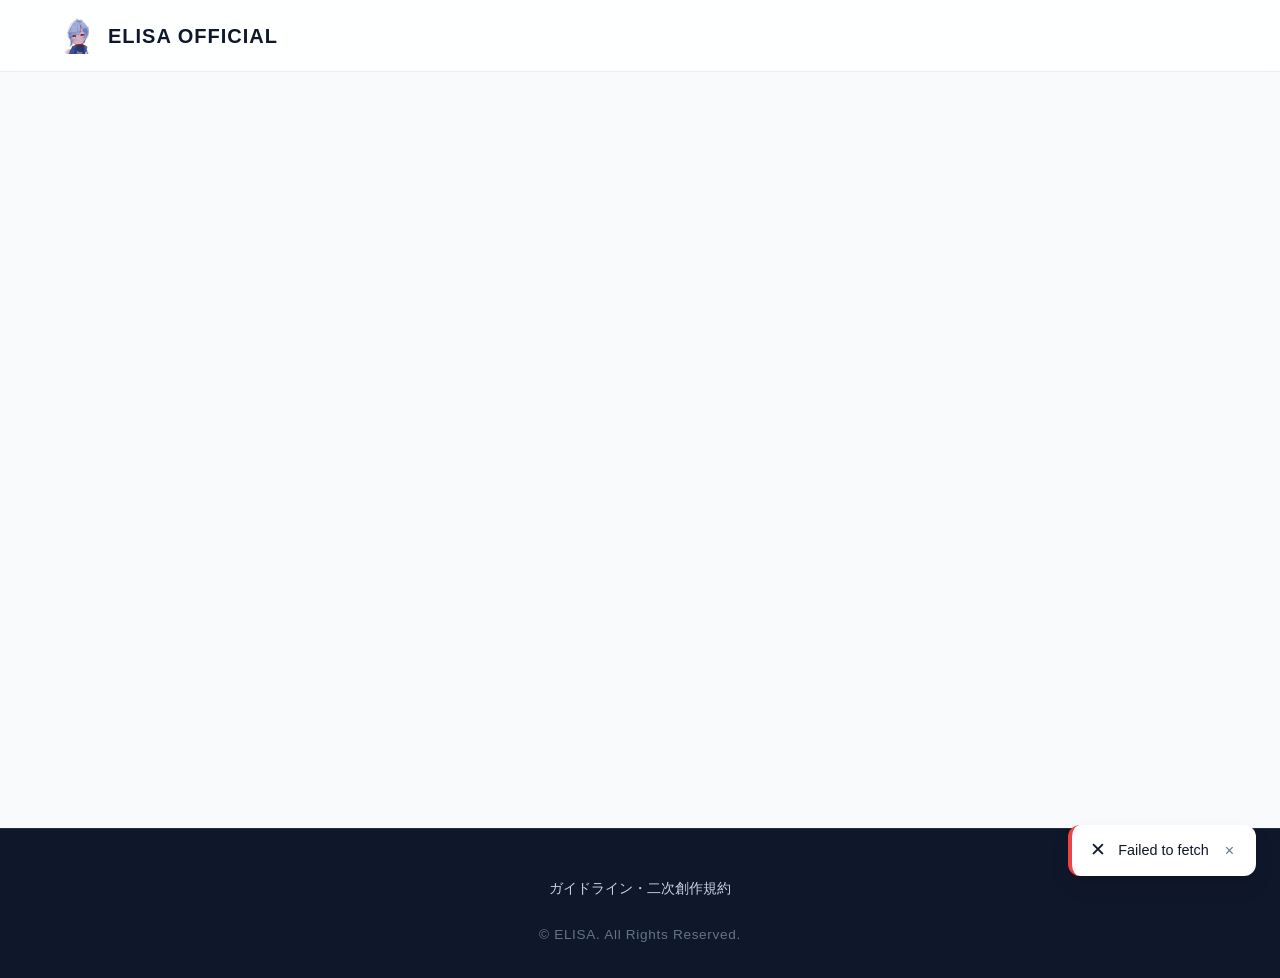
<file: index.html>
<!DOCTYPE html>
<html lang="ja">
<head>
  <meta charset="UTF-8">
  <meta name="viewport" content="width=device-width, initial-scale=1.0">
  <title>ELISA Official Website</title>
  <meta name="description" content="ELISA公式オフィシャルWebサイト">

  <!-- Favicon / App Icon -->
  <link rel="icon" type="image/png" href="assets/appIcon/app_icon.png" id="lp-favicon">

  <!-- PWA (Progressive Web App) -->
  <link rel="manifest" href="manifest.json">
  <meta name="theme-color" content="#0B1120">
  <meta name="apple-mobile-web-app-capable" content="yes">
  <meta name="apple-mobile-web-app-status-bar-style" content="black-translucent">
  <meta name="apple-mobile-web-app-title" content="ELISA">
  <link rel="apple-touch-icon" href="assets/appIcon/app_icon.png">

  <!-- 共通 CSS -->
  <link rel="stylesheet" href="css/common/reset.css">
  <link rel="stylesheet" href="css/common/variables.css">
  <link rel="stylesheet" href="css/common/base.css">
  <link rel="stylesheet" href="css/components/toast.css">
  <link rel="stylesheet" href="css/components/modal.css">
  <link rel="stylesheet" href="css/components/horizontal-scroll.css">
  <link rel="stylesheet" href="css/components/header.css?v=20261025_drawer_scroll_priority">
  <link rel="stylesheet" href="css/components/footer.css?v=20261025_pwa_btn">

  <!-- LP 固有 CSS -->
  <link rel="stylesheet" href="css/lp/lp-layout.css?v=20261025_img_protect">
  <link rel="stylesheet" href="css/lp/profile.css?v=20261025_banner_visual_fit_h">
  <link rel="stylesheet" href="css/lp/event.css">
  <link rel="stylesheet" href="css/lp/notice.css?v=20261024_notice_flex_shrink_fix">
  <link rel="stylesheet" href="css/lp/schedule.css">
  <link rel="stylesheet" href="css/lp/gallery.css">
  <link rel="stylesheet" href="css/lp/movie.css?v=20261025_movie_readability_fix">
  <link rel="stylesheet" href="css/lp/shop.css">
  <link rel="stylesheet" href="css/lp/link.css">
</head>
<body class="lp-body">

  <!-- Layer 1: 最背面 ページ全体背景 (themeConfig.background 画面横幅100%フィット) -->
  <div id="lp-page-bg-layer" class="lp-page-bg-layer"></div>

  <!-- ヘッダー (スムーズスクロール・ジャンプナビゲーション) -->
  <header class="lp-header">
    <div class="app-container lp-header-inner">
      <a href="#" class="lp-header-brand">
        <img src="assets/appIcon/app_icon.png" alt="ELISA" class="lp-header-brand-logo" id="lp-header-brand-logo" onerror="this.style.display='none'">
        <span>ELISA OFFICIAL</span>
      </a>

      <!-- デスクトップ用ナビゲーション (sectionテーブルから動的生成) -->
      <nav class="lp-header-nav">
        <ul id="lp-header-nav-list" class="lp-header-nav-list"></ul>
      </nav>

      <!-- モバイル用ハンバーガーボタン -->
      <button id="lp-hamburger-btn" class="lp-header-hamburger" aria-label="メニューを開く">
        <span></span>
        <span></span>
        <span></span>
      </button>
    </div>

    <!-- モバイル用ドロワーメニュー -->
    <div id="lp-mobile-drawer" class="lp-header-mobile-drawer">
      <ul id="lp-mobile-nav-list" class="lp-header-mobile-nav-list"></ul>
    </div>
  </header>

  <!-- メインコンテンツ (sectionテーブルに基づく4層背景レイヤー動的セクション群) -->
  <main id="lp-main-container" class="lp-main"></main>

  <!-- フッター (コピーライト & guideline.html 導線リンク) -->
  <footer class="lp-footer">
    <div class="app-container lp-footer-inner">
      <div id="lp-footer-links" class="lp-footer-links">
        <a href="guideline.html" class="lp-footer-link">ガイドライン・二次創作規約</a>
        <button type="button" id="lp-pwa-install-btn" class="lp-footer-link lp-footer-pwa-btn" style="display: none;">
          <svg viewBox="0 0 24 24" fill="none" stroke="currentColor" stroke-width="2" stroke-linecap="round" stroke-linejoin="round" style="width: 15px; height: 15px; display: inline-block; vertical-align: -2px; margin-right: 4px;">
            <path d="M21 15v4a2 2 0 0 1-2 2H5a2 2 0 0 1-2-2v-4"></path>
            <polyline points="7 10 12 15 17 10"></polyline>
            <line x1="12" y1="15" x2="12" y2="3"></line>
          </svg>
          <span>アプリをインストール</span>
        </button>
      </div>
      <p id="lp-footer-copyright" class="lp-footer-copyright">© ELISA. All Rights Reserved.</p>
    </div>
  </footer>

  <!-- スクリプト -->
  <script type="module" src="js/lp/lp-main.js?v=20261025_menu_scroll_priority"></script>
</body>
</html>
</file>
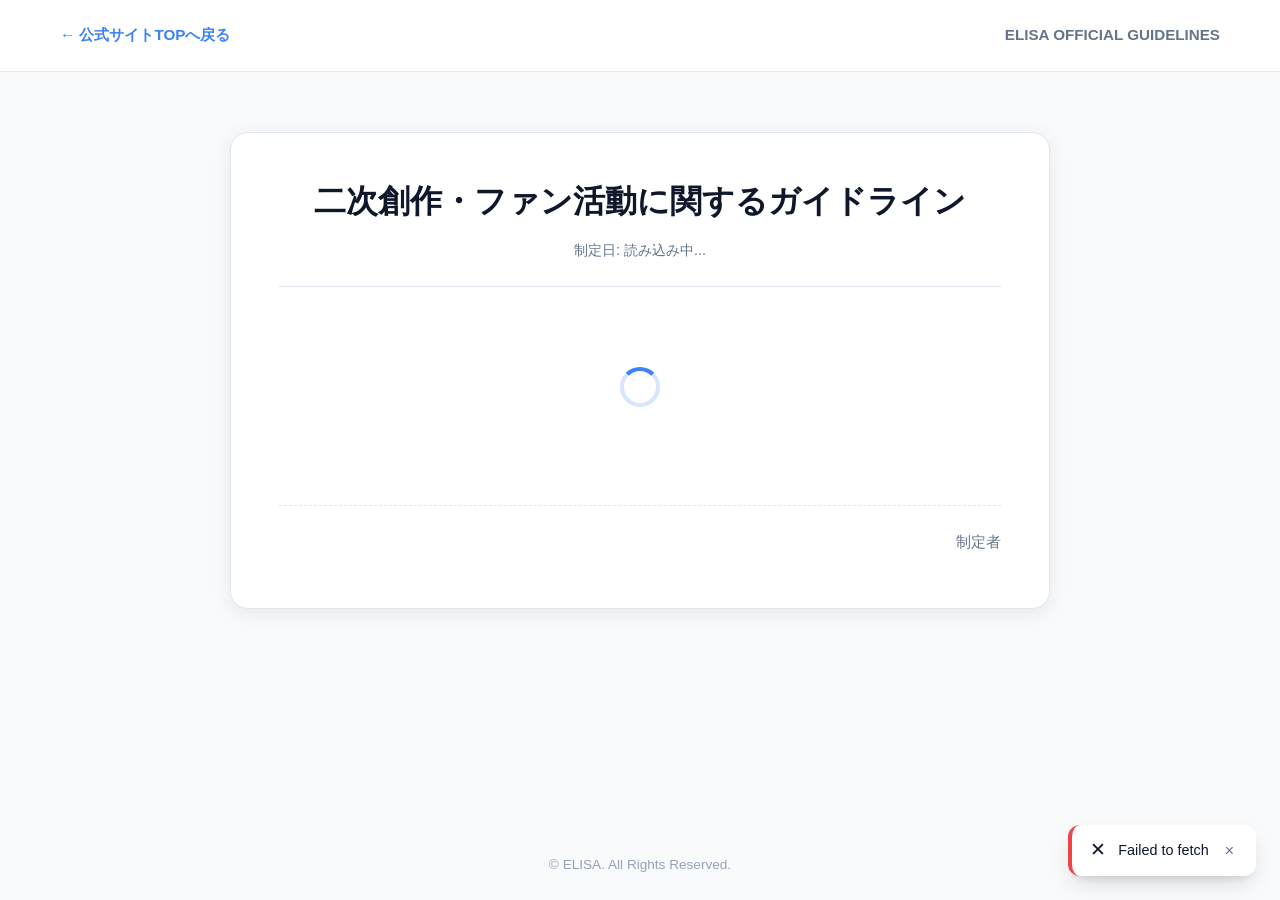
<file: guideline.html>
<!DOCTYPE html>
<html lang="ja">
<head>
  <meta charset="UTF-8">
  <meta name="viewport" content="width=device-width, initial-scale=1.0">
  <title>二次創作・ファン活動に関するガイドライン | ELISA Official</title>

  <!-- Favicon / App Icon -->
  <link rel="icon" type="image/png" href="assets/visual/thumbnail/ELISA_thumbnail.png">

  <!-- 共通 CSS -->
  <link rel="stylesheet" href="css/common/reset.css">
  <link rel="stylesheet" href="css/common/variables.css">
  <link rel="stylesheet" href="css/common/base.css">
  <link rel="stylesheet" href="css/components/toast.css">
  <link rel="stylesheet" href="css/components/modal.css">

  <!-- ガイドライン固有 CSS -->
  <link rel="stylesheet" href="css/guideline/guideline.css?v=20261023_guideline_line_break">
</head>
<body class="gl-body">

  <!-- 背景レイヤー -->
  <div id="gl-page-bg" class="lp-page-bg-layer" style="position: fixed; inset: 0; z-index: -10; background-size: cover; pointer-events: none;"></div>

  <!-- ヘッダー (LPへの導線) -->
  <header class="gl-header">
    <div class="app-container gl-header-inner">
      <a href="index.html" class="gl-back-link">
        <span>&larr; 公式サイトTOPへ戻る</span>
      </a>
      <div style="font-weight: 700; font-size: 0.95rem; color: var(--color-text-muted);">
        ELISA OFFICIAL GUIDELINES
      </div>
    </div>
  </header>

  <!-- メインコンテンツ -->
  <main class="gl-main">
    <div class="app-container gl-container">
      <article class="gl-card">
        <!-- タイトル -->
        <h1 id="gl-title" class="gl-title">二次創作・ファン活動に関するガイドライン</h1>

        <!-- 制定日情報 -->
        <div class="gl-meta-info">
          <span id="gl-established-date">制定日: 読み込み中...</span>
        </div>

        <!-- 本文 (Markdownパース後HTML安全展開エリア) -->
        <div id="gl-content" class="gl-content">
          <div style="text-align: center; padding: 40px 0;">
            <span class="app-spinner app-spinner-lg"></span>
          </div>
        </div>

        <!-- 末尾の制定者名署名 -->
        <div class="gl-signature-box">
          <span>制定者</span>
          <span id="gl-author-name" class="gl-signature-author"></span>
        </div>
      </article>
    </div>
  </main>

  <!-- フッター -->
  <footer class="lp-footer" style="margin-top: auto; padding: 24px 0;">
    <div class="app-container" style="text-align: center;">
      <p style="font-size: 0.85rem; color: #94a3b8;">© ELISA. All Rights Reserved.</p>
    </div>
  </footer>

  <!-- スクリプト -->
  <script type="module" src="js/guideline/guideline-main.js?v=20261023_guideline_line_break"></script>
</body>
</html>
</file>
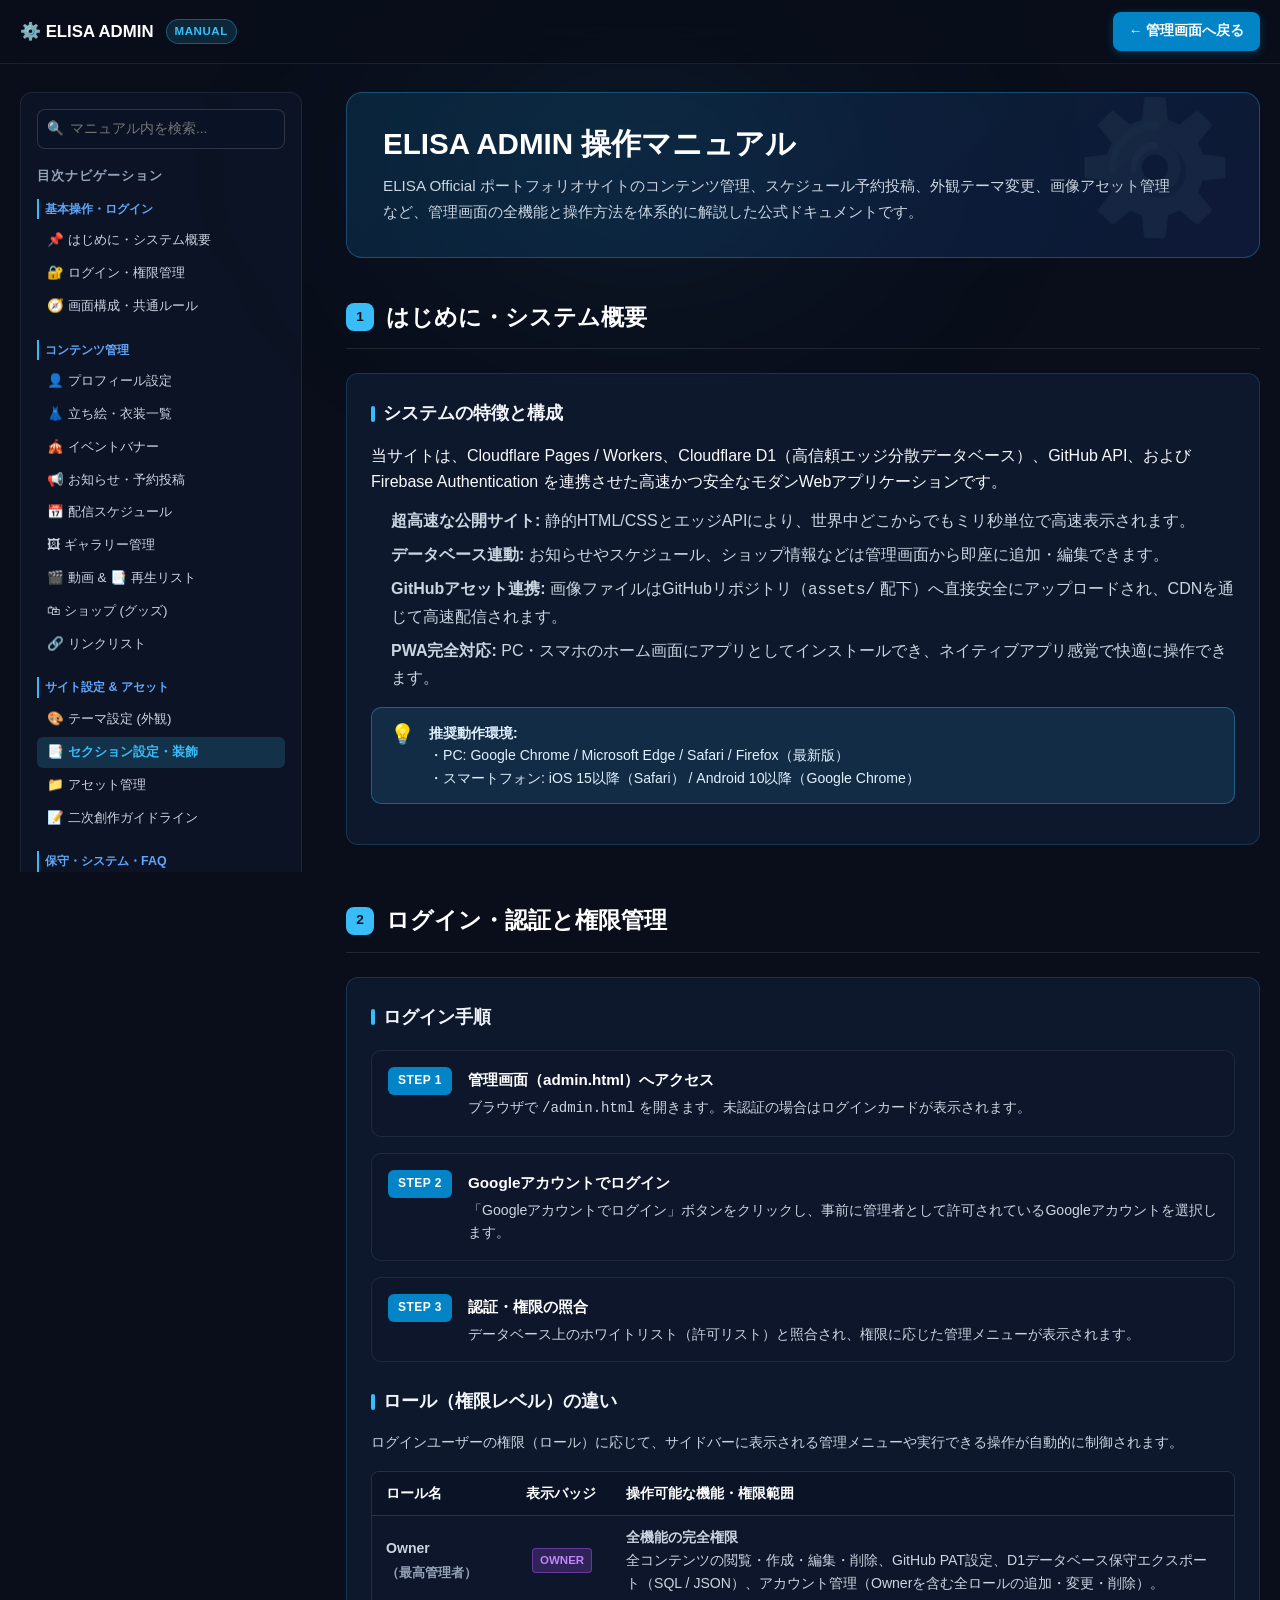
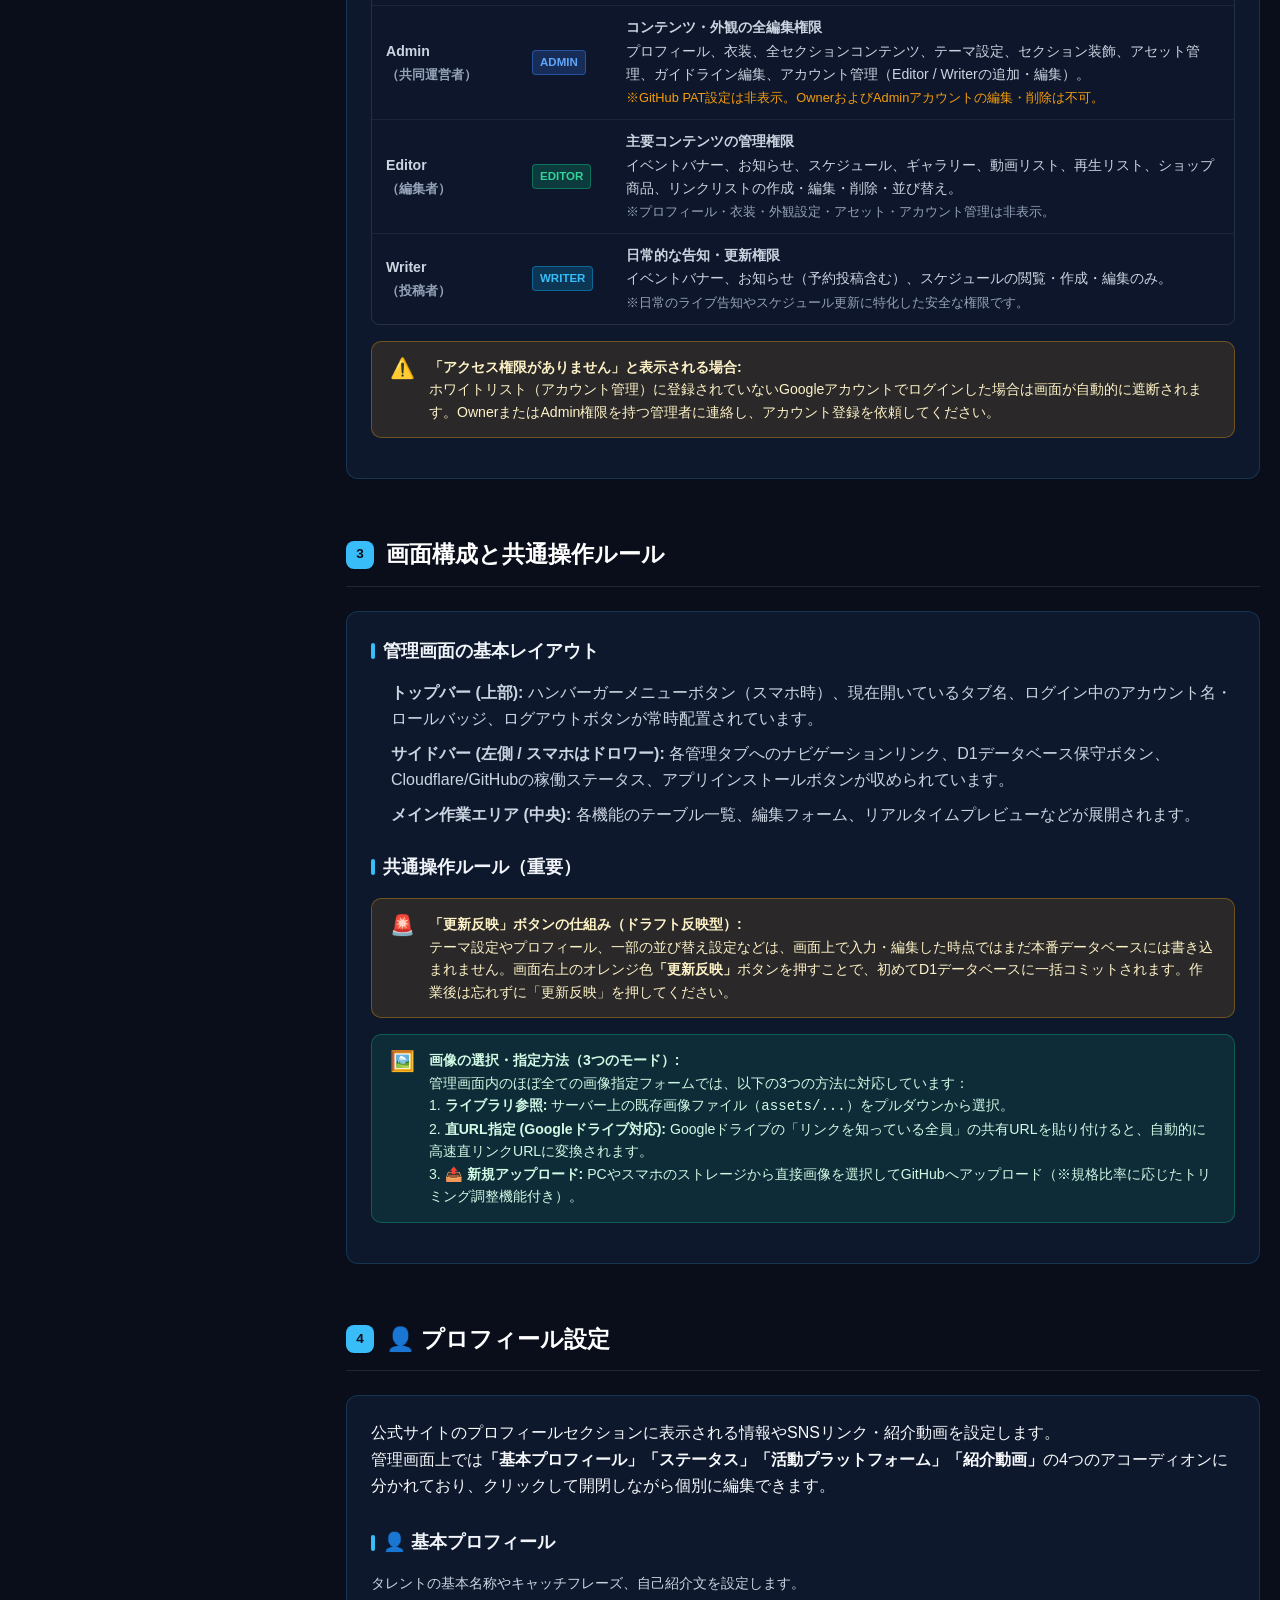
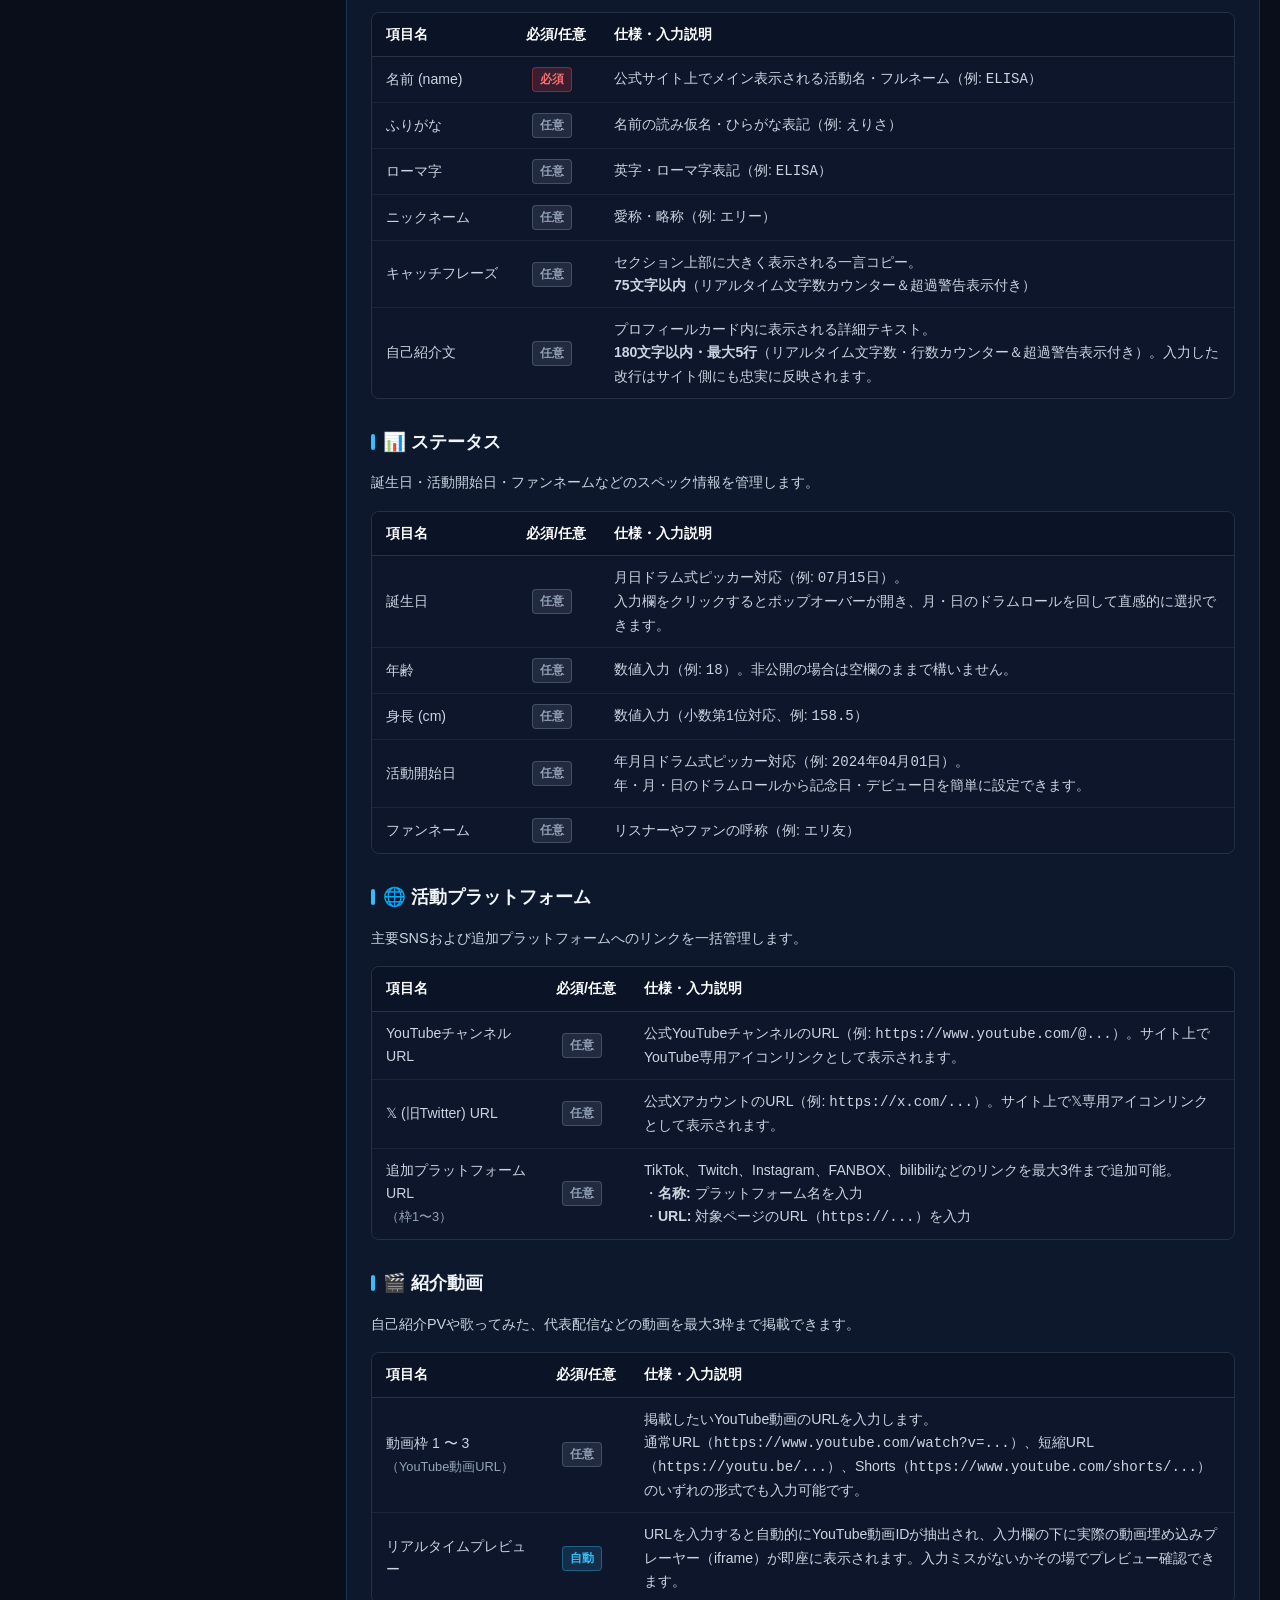
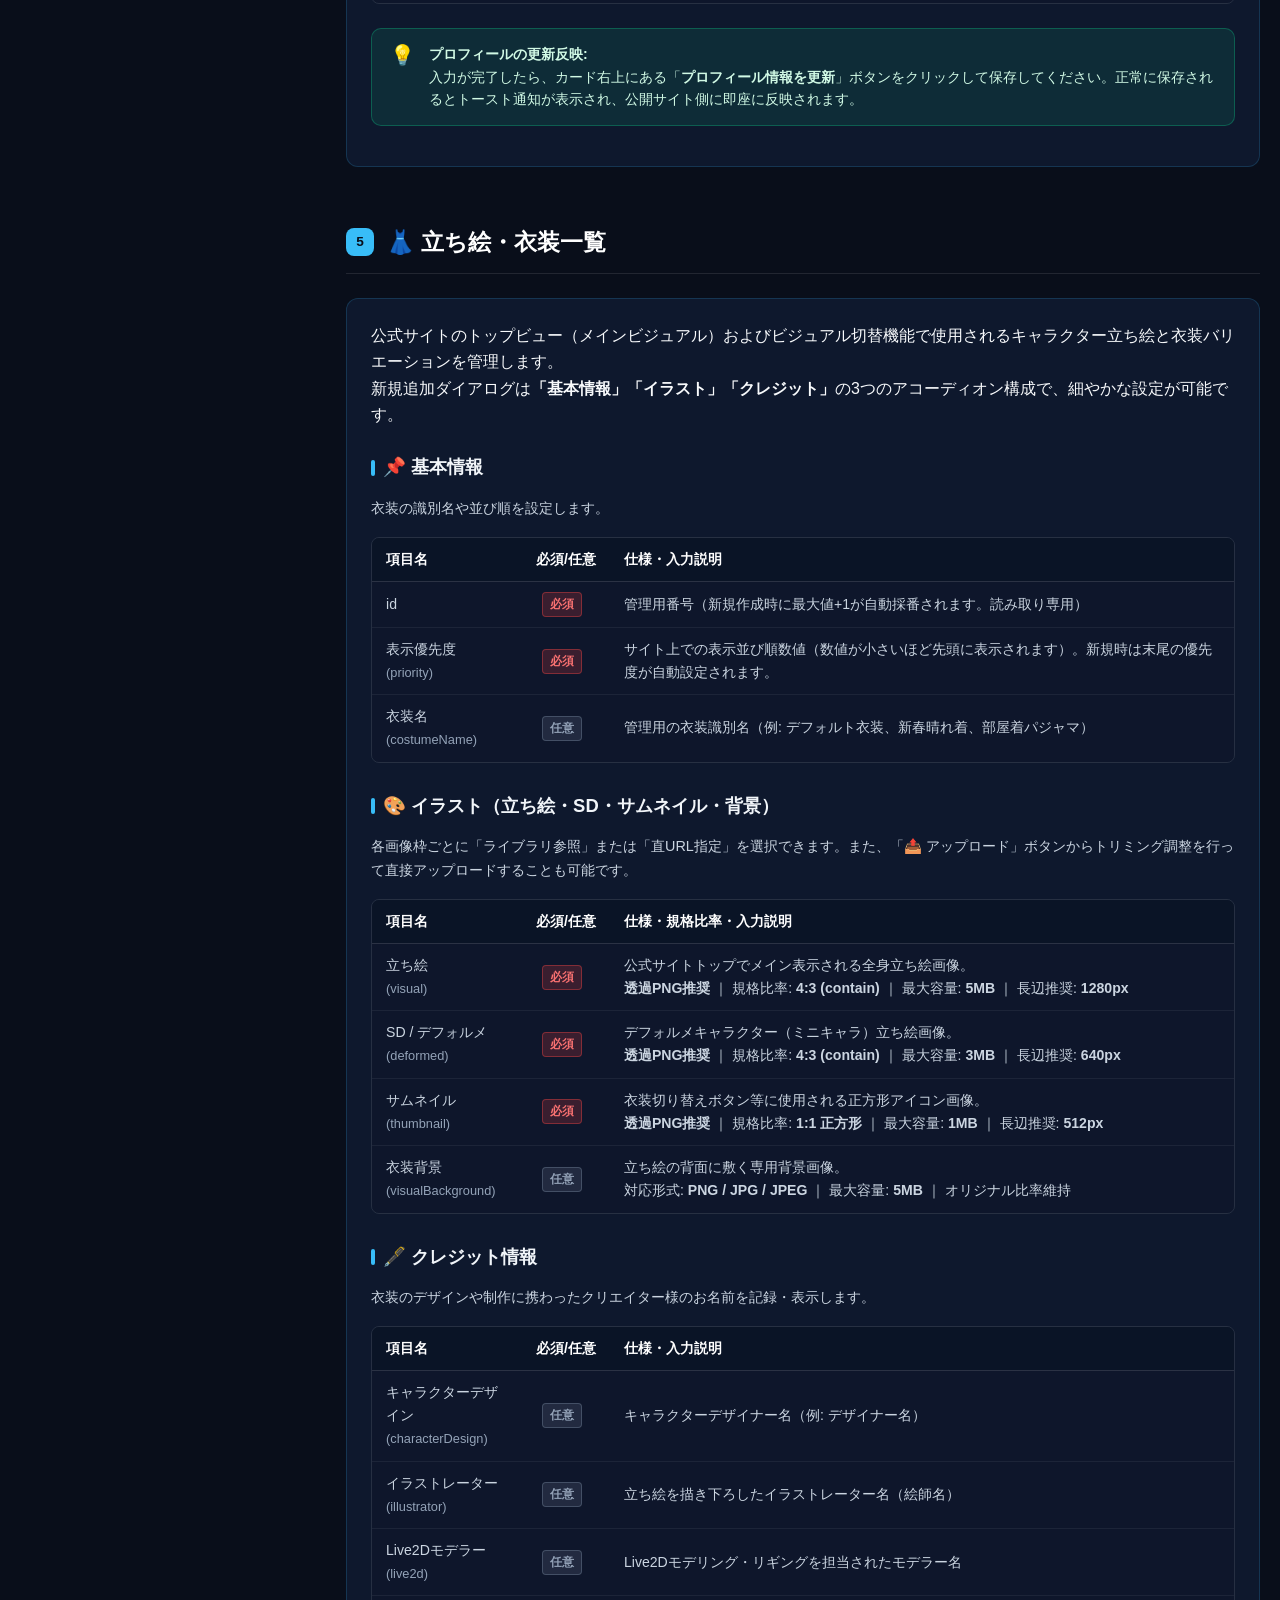
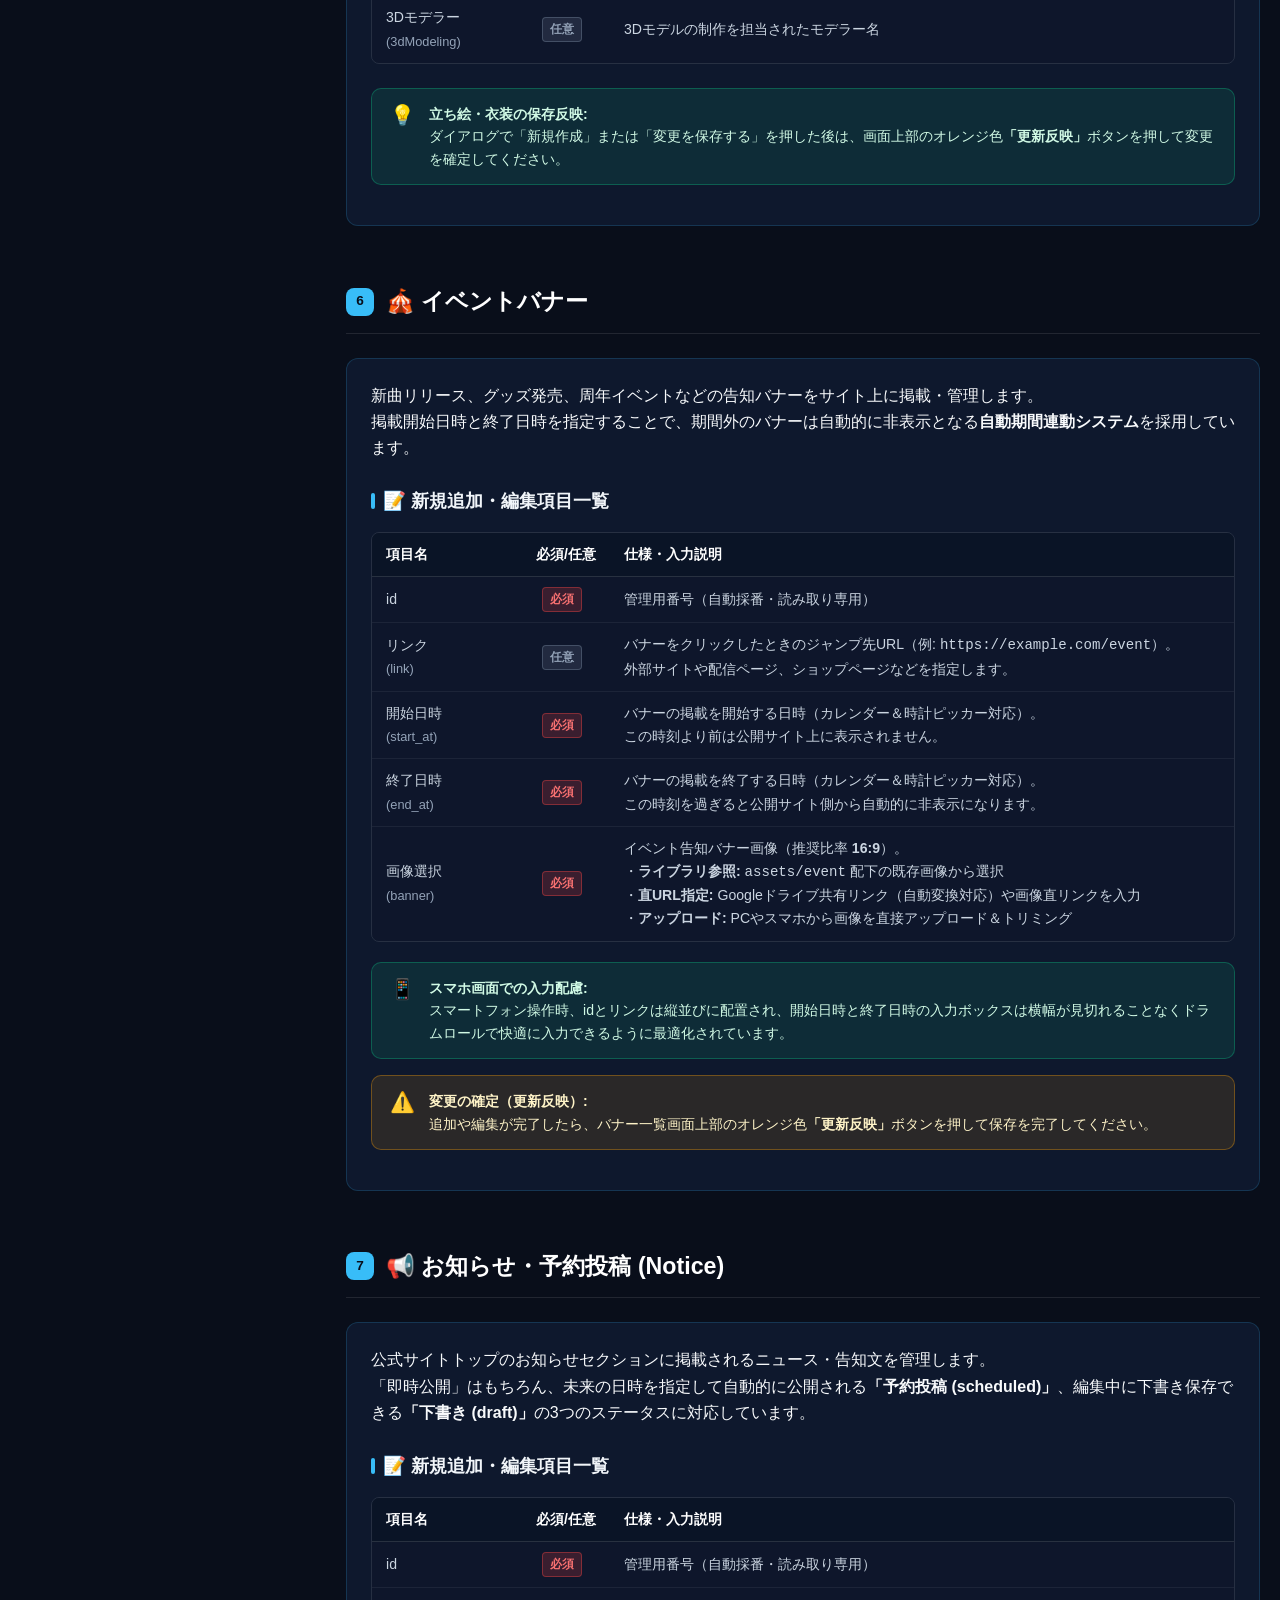
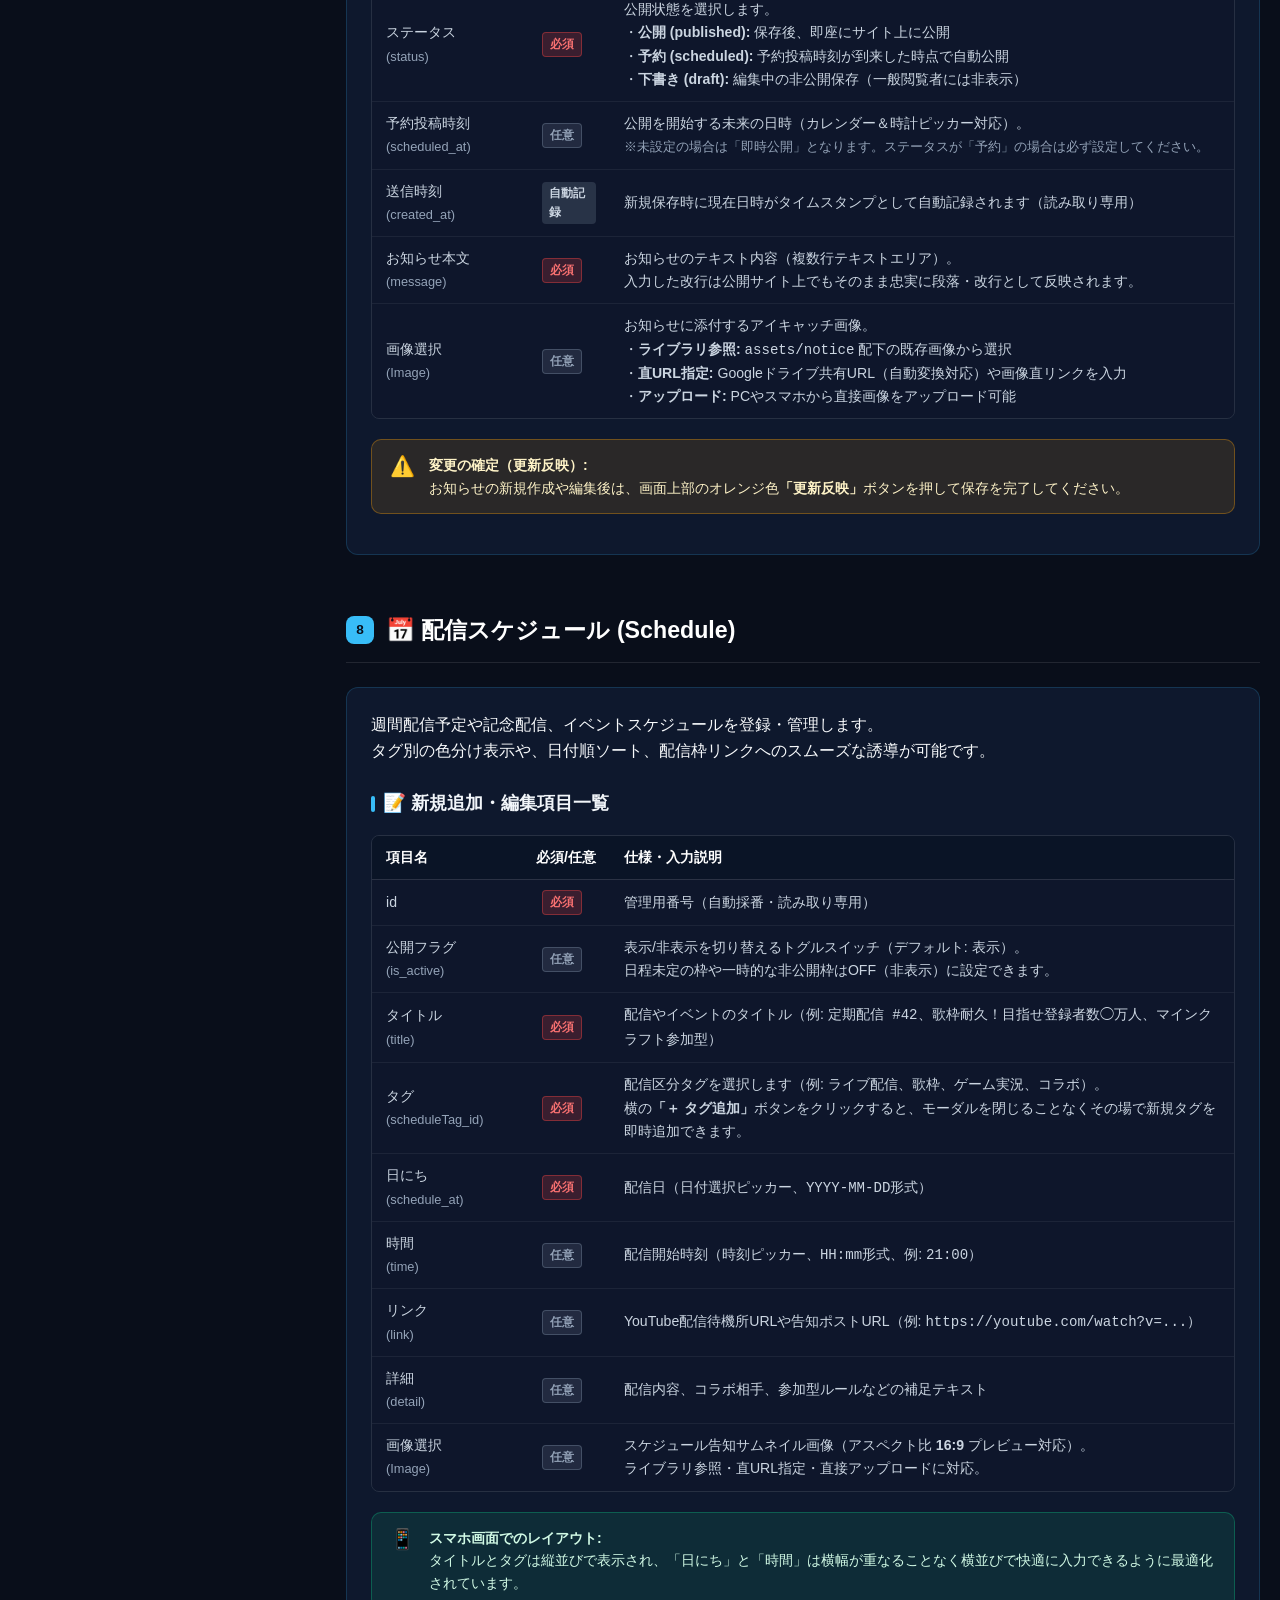
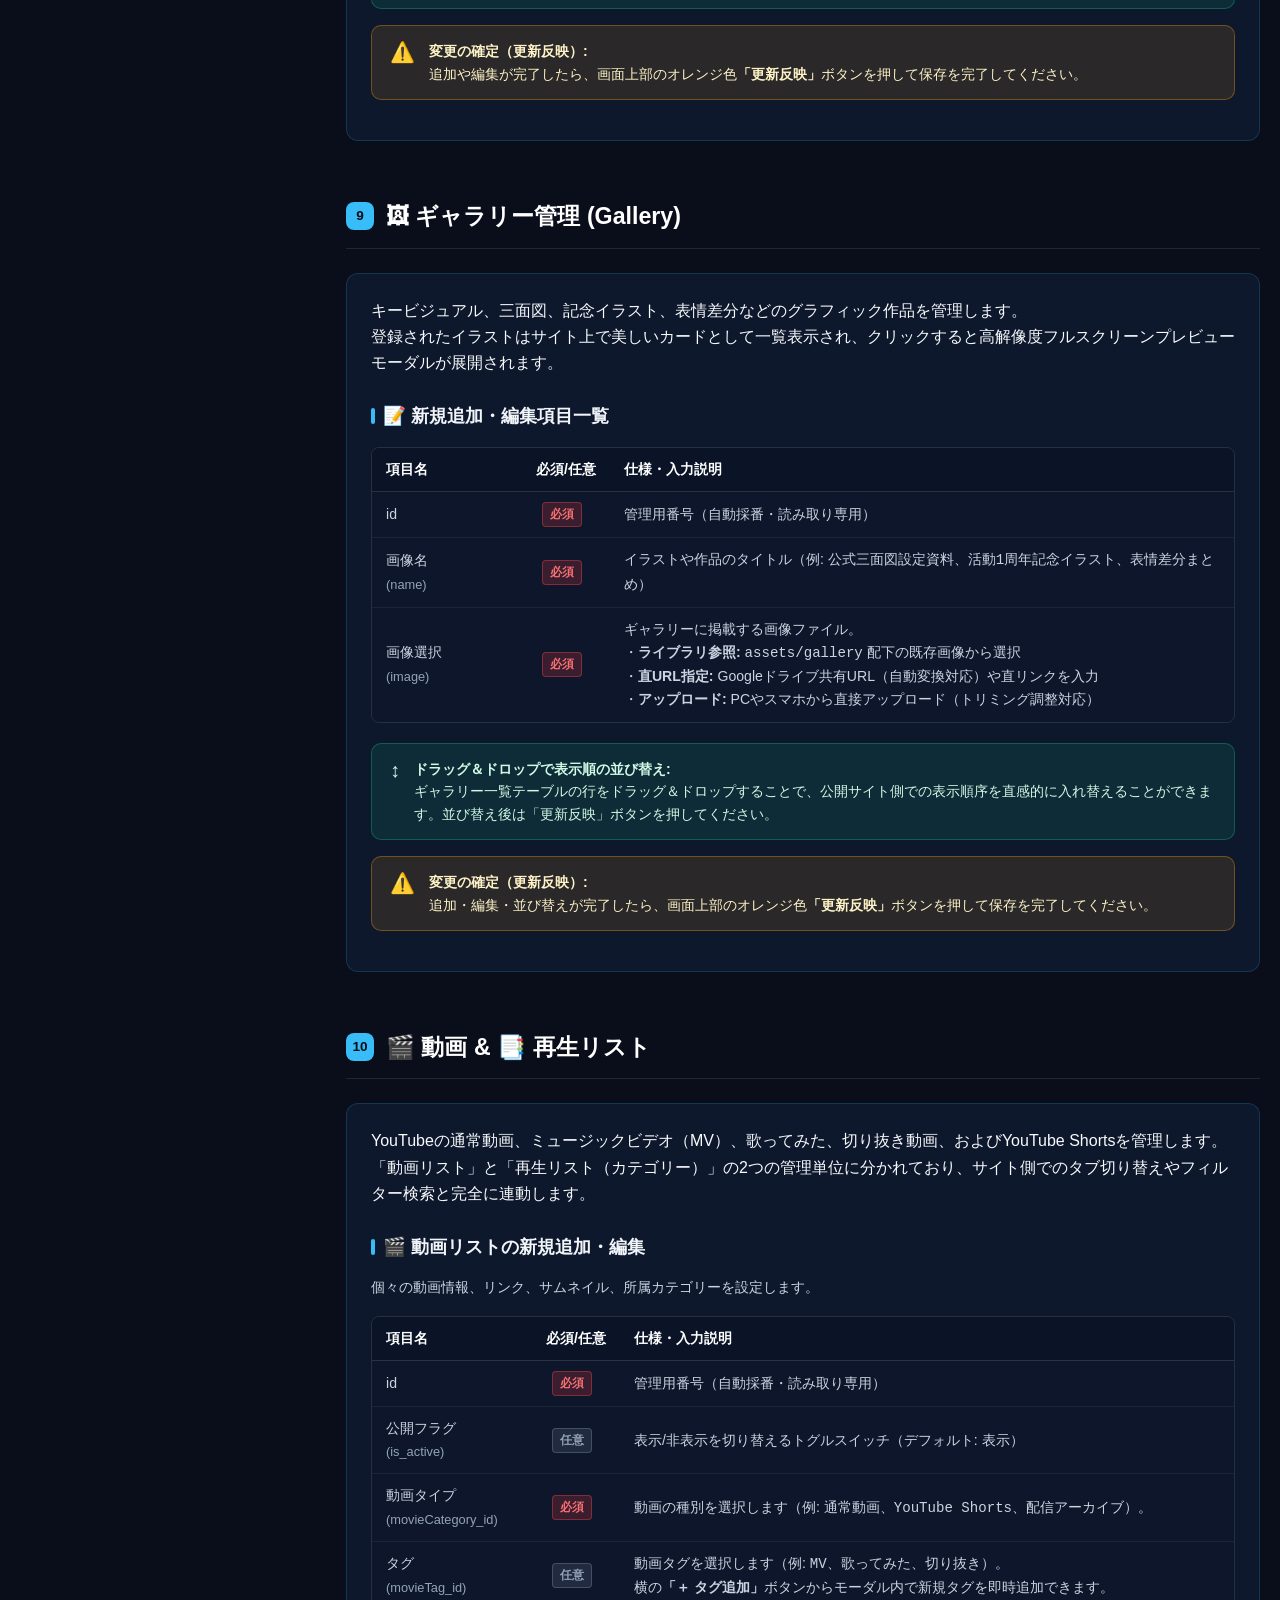
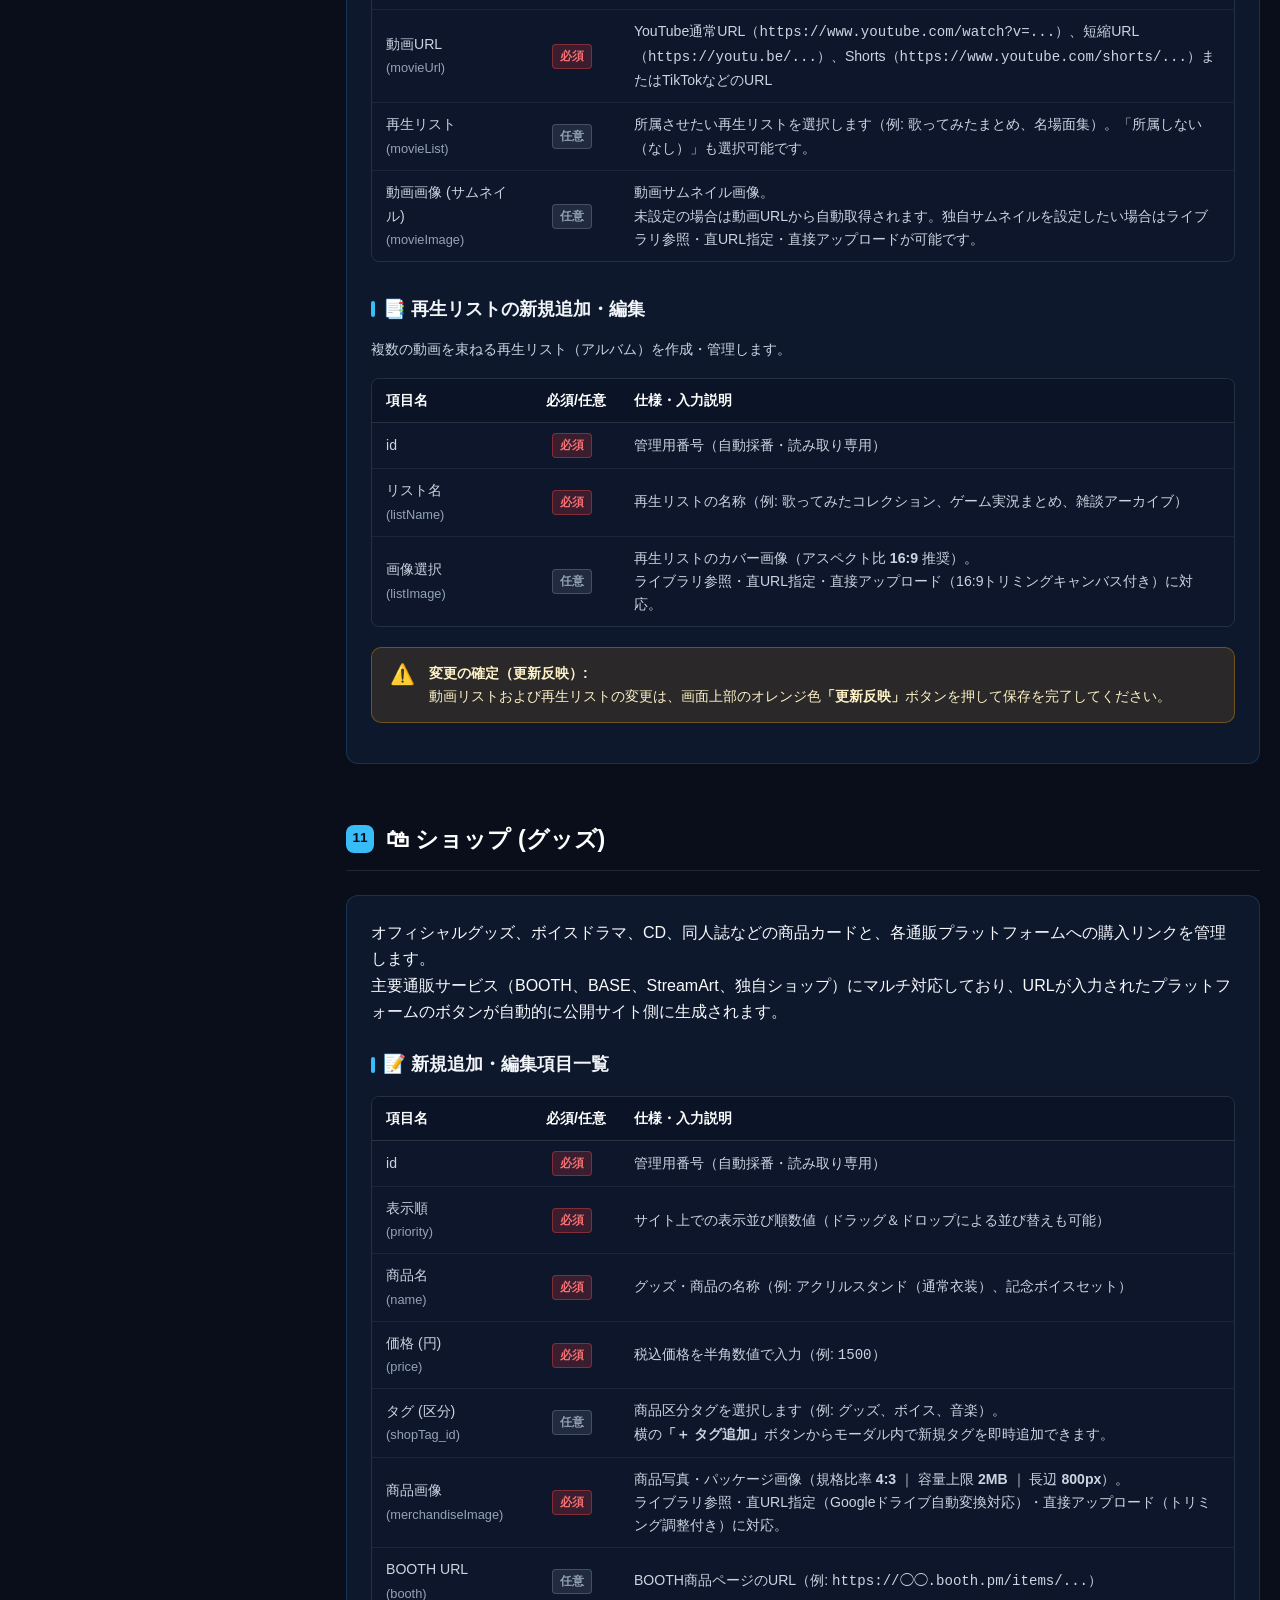
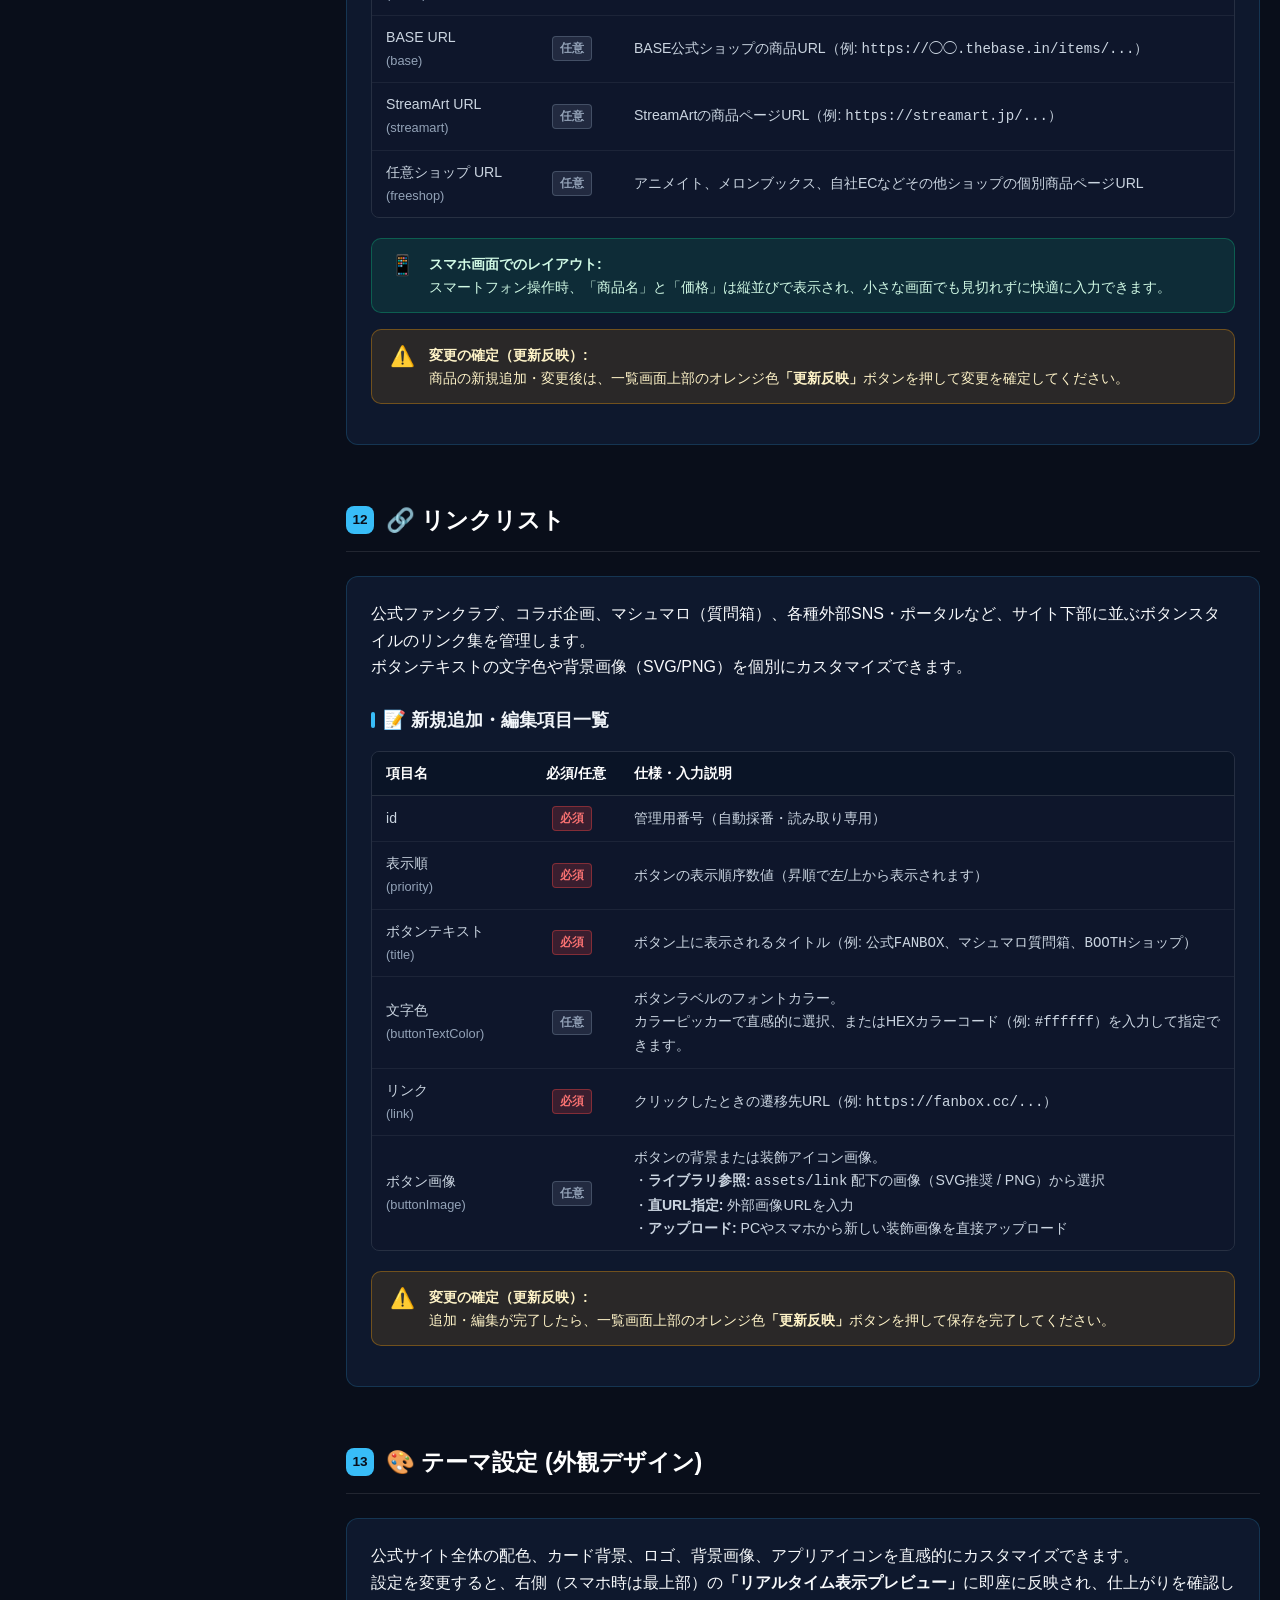
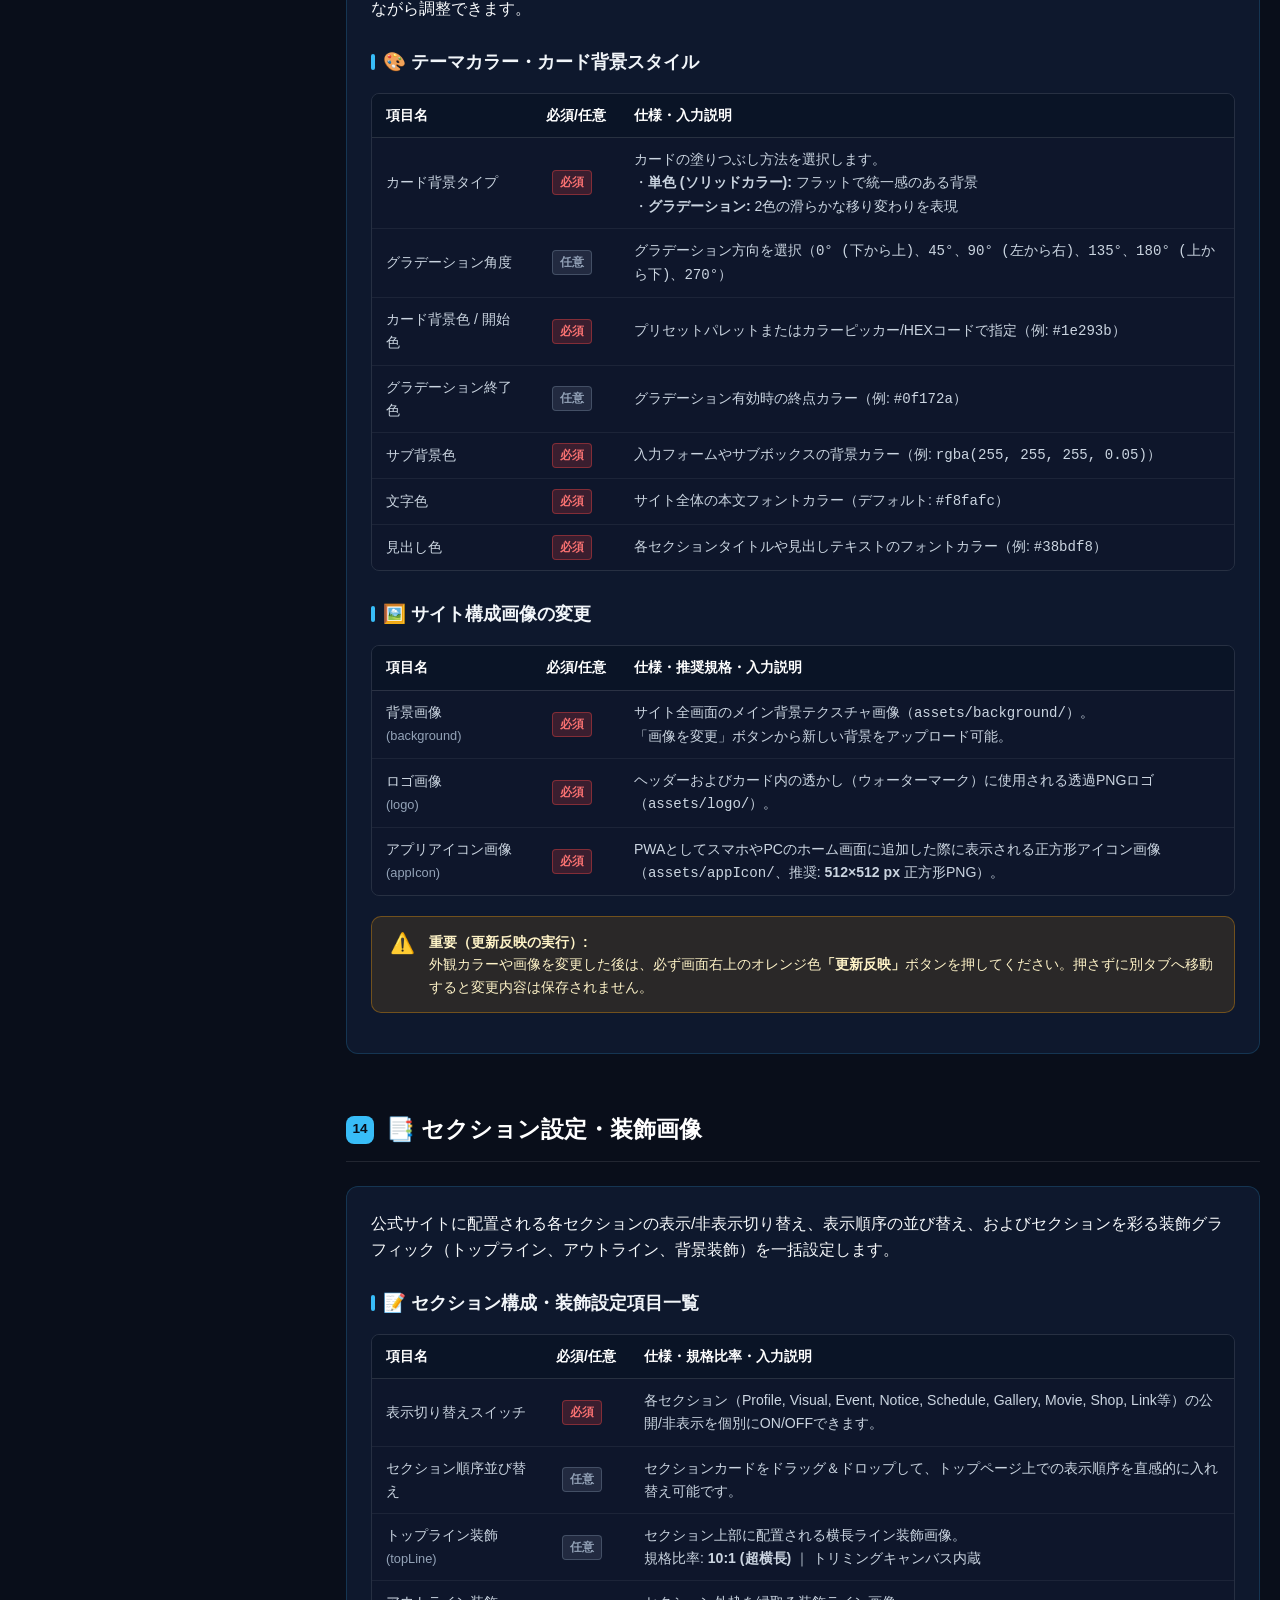
<file: manual.html>
<!DOCTYPE html>
<html lang="ja">
<head>
  <meta charset="UTF-8">
  <meta name="viewport" content="width=device-width, initial-scale=1.0">
  <title>ELISA ADMIN 操作マニュアル | 管理画面ご利用ガイド</title>

  <!-- Favicon / App Icon -->
  <link rel="icon" type="image/png" href="assets/visual/thumbnail/ELISA_thumbnail.png">

  <!-- 共通 CSS -->
  <link rel="stylesheet" href="css/common/reset.css">
  <link rel="stylesheet" href="css/common/variables.css">
  <link rel="stylesheet" href="css/common/base.css">

  <style>
    /* ==========================================================================
       ELISA ADMIN 操作マニュアル 専用スタイル
       ========================================================================== */
    :root {
      --manual-bg: #090e1a;
      --manual-card-bg: rgba(17, 28, 52, 0.75);
      --manual-card-border: rgba(56, 189, 248, 0.18);
      --manual-primary: #38bdf8;
      --manual-accent: #60a5fa;
      --manual-orange: #f59e0b;
      --manual-green: #10b981;
      --manual-red: #ef4444;
      --manual-purple: #c084fc;
      --manual-text-main: #f8fafc;
      --manual-text-sub: #cbd5e1;
      --manual-text-muted: #94a3b8;
      --sidebar-width: 290px;
    }

    body {
      background-color: var(--manual-bg);
      color: var(--manual-text-main);
      font-family: -apple-system, BlinkMacSystemFont, "Segoe UI", Roboto, "Helvetica Neue", "Hiragino Sans", "Meiryo", sans-serif;
      line-height: 1.65;
      min-height: 100vh;
      display: flex;
      flex-direction: column;
      overflow-x: hidden;
      scroll-behavior: smooth;
    }

    /* 背景グラデーション装飾 */
    .manual-bg-glow {
      position: fixed;
      top: -10%;
      left: 20%;
      width: 60vw;
      height: 40vw;
      background: radial-gradient(ellipse at center, rgba(56, 189, 248, 0.08) 0%, rgba(30, 58, 138, 0.03) 50%, transparent 70%);
      filter: blur(80px);
      pointer-events: none;
      z-index: -1;
    }

    /* ヘッダー */
    .manual-header {
      position: sticky;
      top: 0;
      z-index: 100;
      background: rgba(9, 14, 26, 0.88);
      backdrop-filter: blur(16px);
      -webkit-backdrop-filter: blur(16px);
      border-bottom: 1px solid rgba(255, 255, 255, 0.08);
      height: 64px;
    }

    .manual-header-inner {
      max-width: 1380px;
      margin: 0 auto;
      padding: 0 20px;
      height: 100%;
      display: flex;
      align-items: center;
      justify-content: space-between;
      gap: 16px;
    }

    .manual-header-left {
      display: flex;
      align-items: center;
      gap: 12px;
    }

    /* モバイル用 ハンバーガーボタン */
    .manual-hamburger-btn {
      display: none;
      align-items: center;
      justify-content: center;
      width: 40px;
      height: 40px;
      border-radius: 8px;
      background: rgba(255, 255, 255, 0.08);
      border: 1px solid rgba(255, 255, 255, 0.15);
      color: #ffffff;
      font-size: 1.3rem;
      cursor: pointer;
      transition: all 0.2s ease;
      line-height: 1;
      padding: 0;
      flex-shrink: 0;
    }
    .manual-hamburger-btn:hover {
      background: rgba(56, 189, 248, 0.2);
      border-color: rgba(56, 189, 248, 0.4);
      color: #38bdf8;
    }

    .manual-header-brand {
      display: flex;
      align-items: center;
      gap: 12px;
      font-weight: 700;
      font-size: 1.05rem;
      color: #ffffff;
      text-decoration: none;
    }

    .manual-header-badge {
      background: rgba(56, 189, 248, 0.15);
      color: var(--manual-primary);
      border: 1px solid rgba(56, 189, 248, 0.35);
      font-size: 0.72rem;
      padding: 2px 8px;
      border-radius: 9999px;
      font-weight: 600;
      letter-spacing: 0.05em;
    }

    .manual-header-nav {
      display: flex;
      align-items: center;
      gap: 12px;
    }

    .manual-header-btn {
      display: inline-flex;
      align-items: center;
      gap: 6px;
      padding: 8px 16px;
      border-radius: 8px;
      font-size: 0.85rem;
      font-weight: 600;
      text-decoration: none;
      transition: all 0.2s ease;
    }

    .manual-header-btn.is-admin {
      background: #0284c7;
      color: #ffffff;
      box-shadow: 0 2px 10px rgba(2, 132, 199, 0.35);
    }
    .manual-header-btn.is-admin:hover {
      background: #0369a1;
      transform: translateY(-1px);
    }

    /* レイアウトコンテナ */
    .manual-layout {
      max-width: 1380px;
      margin: 0 auto;
      padding: 28px 20px 80px;
      display: flex;
      gap: 36px;
      width: 100%;
      flex: 1;
    }

    /* 目次サイドバー (PC) */
    .manual-sidebar {
      width: var(--sidebar-width);
      flex-shrink: 0;
      position: sticky;
      top: 92px;
      height: calc(100vh - 120px);
      overflow-y: auto;
      padding-right: 8px;
      scrollbar-width: thin;
      scrollbar-color: rgba(255, 255, 255, 0.2) transparent;
    }

    .manual-sidebar::-webkit-scrollbar {
      width: 5px;
    }
    .manual-sidebar::-webkit-scrollbar-thumb {
      background: rgba(255, 255, 255, 0.15);
      border-radius: 4px;
    }

    .manual-sidebar-box {
      background: rgba(15, 23, 42, 0.65);
      border: 1px solid rgba(255, 255, 255, 0.08);
      border-radius: 12px;
      padding: 16px;
    }

    .manual-sidebar-title {
      font-size: 0.8rem;
      font-weight: 700;
      color: var(--manual-text-muted);
      text-transform: uppercase;
      letter-spacing: 0.08em;
      margin-bottom: 12px;
      display: flex;
      align-items: center;
      gap: 6px;
    }

    .manual-toc-group {
      margin-bottom: 18px;
    }
    .manual-toc-group-title {
      font-size: 0.78rem;
      font-weight: 700;
      color: var(--manual-accent);
      margin-bottom: 6px;
      padding-left: 6px;
      border-left: 2px solid var(--manual-primary);
    }

    .manual-toc-list {
      list-style: none;
      padding: 0;
      margin: 0;
      display: flex;
      flex-direction: column;
      gap: 2px;
    }

    .manual-toc-link {
      display: flex;
      align-items: center;
      gap: 8px;
      padding: 6px 10px;
      border-radius: 6px;
      font-size: 0.84rem;
      color: var(--manual-text-sub);
      text-decoration: none;
      transition: all 0.15s ease;
      line-height: 1.4;
    }
    .manual-toc-link:hover {
      background: rgba(56, 189, 248, 0.1);
      color: #ffffff;
      padding-left: 14px;
    }
    .manual-toc-link.is-active {
      background: rgba(56, 189, 248, 0.18);
      color: var(--manual-primary);
      font-weight: 600;
    }

    /* 検索フィルター */
    .manual-search-box {
      margin-bottom: 16px;
      position: relative;
    }
    .manual-search-input {
      width: 100%;
      background: rgba(11, 20, 38, 0.85);
      border: 1px solid rgba(255, 255, 255, 0.15);
      border-radius: 8px;
      padding: 8px 12px 8px 32px;
      color: #ffffff;
      font-size: 0.85rem;
      outline: none;
      transition: border-color 0.2s;
    }
    .manual-search-input:focus {
      border-color: var(--manual-primary);
      box-shadow: 0 0 0 2px rgba(56, 189, 248, 0.2);
    }
    .manual-search-icon {
      position: absolute;
      left: 10px;
      top: 50%;
      transform: translateY(-50%);
      font-size: 0.85rem;
      color: var(--manual-text-muted);
      pointer-events: none;
    }

    /* メインコンテンツエリア */
    .manual-content {
      flex: 1;
      min-width: 0;
    }

    /* ヒーローカード */
    .manual-hero {
      background: linear-gradient(135deg, rgba(14, 165, 233, 0.15) 0%, rgba(30, 58, 138, 0.25) 100%);
      border: 1px solid rgba(56, 189, 248, 0.3);
      border-radius: 16px;
      padding: 32px 36px;
      margin-bottom: 40px;
      position: relative;
      overflow: hidden;
    }
    .manual-hero::after {
      content: "⚙️";
      position: absolute;
      right: 24px;
      bottom: -15px;
      font-size: 8rem;
      opacity: 0.08;
      pointer-events: none;
    }
    .manual-hero-title {
      font-size: 1.85rem;
      font-weight: 800;
      color: #ffffff;
      margin-bottom: 10px;
      line-height: 1.3;
    }
    .manual-hero-desc {
      font-size: 0.95rem;
      color: var(--manual-text-sub);
      max-width: 800px;
      line-height: 1.7;
    }

    /* セクション */
    .manual-section {
      margin-bottom: 56px;
      scroll-margin-top: 84px;
    }

    .manual-section-header {
      display: flex;
      align-items: center;
      gap: 12px;
      border-bottom: 1px solid rgba(255, 255, 255, 0.1);
      padding-bottom: 12px;
      margin-bottom: 24px;
    }
    .manual-section-num {
      background: var(--manual-primary);
      color: #090e1a;
      font-weight: 800;
      font-size: 0.85rem;
      width: 28px;
      height: 28px;
      border-radius: 8px;
      display: flex;
      align-items: center;
      justify-content: center;
    }
    .manual-section-title {
      font-size: 1.45rem;
      font-weight: 700;
      color: #ffffff;
    }

    /* カード・ブロック */
    .manual-card {
      background: var(--manual-card-bg);
      border: 1px solid var(--manual-card-border);
      border-radius: 12px;
      padding: 24px;
      margin-bottom: 20px;
      backdrop-filter: blur(12px);
      -webkit-backdrop-filter: blur(12px);
    }

    .manual-sub-title {
      font-size: 1.15rem;
      font-weight: 700;
      color: #f1f5f9;
      margin-bottom: 14px;
      display: flex;
      align-items: center;
      gap: 8px;
    }
    .manual-sub-title::before {
      content: "";
      width: 4px;
      height: 16px;
      background: var(--manual-primary);
      border-radius: 2px;
      display: inline-block;
    }

    /* リスト */
    .manual-list {
      padding-left: 20px;
      margin: 12px 0;
      color: var(--manual-text-sub);
    }
    .manual-list li {
      margin-bottom: 8px;
    }

    /* ステップカード */
    .manual-steps {
      display: flex;
      flex-direction: column;
      gap: 16px;
      margin: 18px 0;
    }
    .manual-step-item {
      display: flex;
      gap: 16px;
      background: rgba(15, 23, 42, 0.6);
      border: 1px solid rgba(255, 255, 255, 0.08);
      border-radius: 10px;
      padding: 16px;
      align-items: flex-start;
    }
    .manual-step-badge {
      background: #0284c7;
      color: #ffffff;
      font-weight: 800;
      font-size: 0.75rem;
      padding: 4px 10px;
      border-radius: 6px;
      white-space: nowrap;
      letter-spacing: 0.04em;
    }
    .manual-step-body {
      flex: 1;
    }
    .manual-step-title {
      font-size: 0.95rem;
      font-weight: 700;
      color: #ffffff;
      margin-bottom: 4px;
    }
    .manual-step-text {
      font-size: 0.88rem;
      color: var(--manual-text-sub);
      line-height: 1.6;
    }

    /* コールアウト / 注意事項ボックス */
    .manual-alert {
      border-radius: 10px;
      padding: 14px 18px;
      margin: 16px 0;
      display: flex;
      gap: 14px;
      align-items: flex-start;
      font-size: 0.88rem;
      line-height: 1.6;
    }
    .manual-alert.is-important {
      background: rgba(245, 158, 11, 0.12);
      border: 1px solid rgba(245, 158, 11, 0.35);
      color: #fef3c7;
    }
    .manual-alert.is-tip {
      background: rgba(16, 185, 129, 0.12);
      border: 1px solid rgba(16, 185, 129, 0.35);
      color: #d1fae5;
    }
    .manual-alert.is-note {
      background: rgba(56, 189, 248, 0.12);
      border: 1px solid rgba(56, 189, 248, 0.35);
      color: #e0f2fe;
    }
    .manual-alert-icon {
      font-size: 1.25rem;
      line-height: 1;
      flex-shrink: 0;
      margin-top: 2px;
    }

    /* テーブル */
    .manual-table-wrap {
      overflow-x: auto;
      margin: 16px 0;
      border-radius: 8px;
      border: 1px solid rgba(255, 255, 255, 0.1);
    }
    .manual-table {
      width: 100%;
      border-collapse: collapse;
      font-size: 0.88rem;
      text-align: left;
    }
    .manual-table th {
      background: rgba(11, 20, 38, 0.9);
      color: #ffffff;
      font-weight: 700;
      padding: 10px 14px;
      border-bottom: 1px solid rgba(255, 255, 255, 0.12);
      white-space: nowrap;
    }
    .manual-table td {
      padding: 10px 14px;
      border-bottom: 1px solid rgba(255, 255, 255, 0.06);
      color: var(--manual-text-sub);
      background: rgba(15, 23, 42, 0.5);
    }
    .manual-table tr:last-child td {
      border-bottom: none;
    }

    /* インラインコード・バッジ */
    code.manual-code {
      background: rgba(15, 23, 42, 0.9);
      border: 1px solid rgba(255, 255, 255, 0.15);
      color: #38bdf8;
      padding: 2px 6px;
      border-radius: 4px;
      font-family: Consolas, Monaco, monospace;
      font-size: 0.84em;
    }

    .manual-badge {
      display: inline-block;
      font-size: 0.72rem;
      padding: 2px 7px;
      border-radius: 4px;
      font-weight: 600;
      margin-left: 6px;
    }
    .manual-badge.is-required {
      background: rgba(239, 68, 68, 0.2);
      color: #f87171;
      border: 1px solid rgba(239, 68, 68, 0.4);
    }
    .manual-badge.is-optional {
      background: rgba(148, 163, 184, 0.15);
      color: #94a3b8;
      border: 1px solid rgba(148, 163, 184, 0.3);
    }

    /* フローティングトップへ戻るボタン */
    .manual-back-top {
      position: fixed;
      bottom: 24px;
      right: 24px;
      background: rgba(2, 132, 199, 0.85);
      color: #ffffff;
      border: 1px solid rgba(56, 189, 248, 0.4);
      width: 44px;
      height: 44px;
      border-radius: 50%;
      display: flex;
      align-items: center;
      justify-content: center;
      font-size: 1.2rem;
      cursor: pointer;
      box-shadow: 0 4px 16px rgba(0, 0, 0, 0.5);
      transition: all 0.2s ease;
      opacity: 0;
      visibility: hidden;
      z-index: 90;
    }
    .manual-back-top.is-visible {
      opacity: 1;
      visibility: visible;
    }
    .manual-back-top:hover {
      background: #0284c7;
      transform: translateY(-3px);
    }

    /* モバイル専用 サイドバーオーバーレイ */
    .manual-sidebar-overlay {
      display: none;
      position: fixed;
      inset: 0;
      background: rgba(0, 0, 0, 0.65);
      backdrop-filter: blur(4px);
      -webkit-backdrop-filter: blur(4px);
      z-index: 190;
      opacity: 0;
      transition: opacity 0.3s ease;
    }
    .manual-sidebar-overlay.is-open {
      display: block;
      opacity: 1;
    }

    /* モバイル専用 ドロワーヘッダー */
    .manual-sidebar-drawer-header {
      display: none;
      align-items: center;
      justify-content: space-between;
      padding-bottom: 14px;
      margin-bottom: 16px;
      border-bottom: 1px solid rgba(255, 255, 255, 0.1);
    }
    .manual-sidebar-drawer-title {
      display: flex;
      align-items: center;
      gap: 8px;
      font-weight: 700;
      font-size: 1.05rem;
      color: #ffffff;
    }
    .manual-sidebar-close-btn {
      background: none;
      border: none;
      color: #94a3b8;
      font-size: 1.8rem;
      line-height: 1;
      cursor: pointer;
      padding: 0 4px;
      transition: color 0.2s ease;
    }
    .manual-sidebar-close-btn:hover {
      color: #ffffff;
    }

    /* レスポンシブ対応 (スマホ・タブレット) */
    @media (max-width: 960px) {
      .manual-hamburger-btn {
        display: inline-flex;
      }
      .manual-header-brand span:first-child {
        font-size: 0.95rem;
      }
      .manual-layout {
        flex-direction: column;
        padding-top: 16px;
      }
      .manual-sidebar {
        display: block;
        position: fixed;
        top: 0;
        left: 0;
        bottom: 0;
        width: 320px;
        max-width: 86vw;
        height: 100vh;
        height: 100dvh;
        background: #090e1a;
        border-right: 1px solid rgba(56, 189, 248, 0.25);
        z-index: 200;
        transform: translateX(-100%);
        transition: transform 0.3s cubic-bezier(0.16, 1, 0.3, 1);
        overflow-y: auto;
        -webkit-overflow-scrolling: touch;
        box-shadow: 4px 0 28px rgba(0, 0, 0, 0.75);
        padding: 20px 16px;
      }
      .manual-sidebar.is-open {
        transform: translateX(0);
      }
      .manual-sidebar-drawer-header {
        display: flex;
      }
      .manual-header-btn.is-admin {
        padding: 6px 12px;
        font-size: 0.78rem;
      }
      .manual-hero {
        padding: 24px 20px;
      }
      .manual-hero-title {
        font-size: 1.45rem;
      }
      .manual-card {
        padding: 18px 16px;
      }
      .manual-section-title {
        font-size: 1.25rem;
      }
    }
  </style>
</head>
<body>

  <!-- 背景グロー装飾 -->
  <div class="manual-bg-glow"></div>

  <!-- ヘッダー -->
  <header class="manual-header">
    <div class="manual-header-inner">
      <div class="manual-header-left">
        <!-- モバイル用 ハンバーガーボタン -->
        <button type="button" id="manual-hamburger-btn" class="manual-hamburger-btn" aria-label="目次メニューを開く">
          <span class="manual-hamburger-icon">&#9776;</span>
        </button>
        <a href="admin.html" class="manual-header-brand">
          <span>⚙️ ELISA ADMIN</span>
          <span class="manual-header-badge">MANUAL</span>
        </a>
      </div>
      <div class="manual-header-nav">
        <a href="admin.html" class="manual-header-btn is-admin" title="管理画面へ戻る">
          <span>&larr; 管理画面へ戻る</span>
        </a>
      </div>
    </div>
  </header>

  <!-- モバイル用 サイドバーオーバーレイ背景 -->
  <div id="manual-sidebar-overlay" class="manual-sidebar-overlay"></div>

  <!-- 全体レイアウト -->
  <div class="manual-layout">

    <!-- サイドバー目次 (PC: 固定表示 / スマホ: ドロワーメニュー) -->
    <aside id="manual-sidebar" class="manual-sidebar">
      <div class="manual-sidebar-box">
        <!-- ドロワー用ヘッダー (スマホ時のみ表示) -->
        <div class="manual-sidebar-drawer-header">
          <div class="manual-sidebar-drawer-title">
            <span>📑 目次ナビゲーション</span>
          </div>
          <button type="button" id="manual-sidebar-close-btn" class="manual-sidebar-close-btn" aria-label="目次を閉じる">&times;</button>
        </div>

        <div class="manual-search-box">
          <span class="manual-search-icon">🔍</span>
          <input type="text" id="manual-search-input" class="manual-search-input" placeholder="マニュアル内を検索...">
        </div>

        <div class="manual-sidebar-title">目次ナビゲーション</div>

        <!-- グループ1: 基本操作 -->
        <div class="manual-toc-group">
          <div class="manual-toc-group-title">基本操作・ログイン</div>
          <ul class="manual-toc-list">
            <li><a href="#sec-intro" class="manual-toc-link">📌 はじめに・システム概要</a></li>
            <li><a href="#sec-login" class="manual-toc-link">🔐 ログイン・権限管理</a></li>
            <li><a href="#sec-layout" class="manual-toc-link">🧭 画面構成・共通ルール</a></li>
          </ul>
        </div>

        <!-- グループ2: コンテンツ管理 -->
        <div class="manual-toc-group">
          <div class="manual-toc-group-title">コンテンツ管理</div>
          <ul class="manual-toc-list">
            <li><a href="#sec-profile" class="manual-toc-link">👤 プロフィール設定</a></li>
            <li><a href="#sec-visual" class="manual-toc-link">👗 立ち絵・衣装一覧</a></li>
            <li><a href="#sec-event" class="manual-toc-link">🎪 イベントバナー</a></li>
            <li><a href="#sec-notice" class="manual-toc-link">📢 お知らせ・予約投稿</a></li>
            <li><a href="#sec-schedule" class="manual-toc-link">📅 配信スケジュール</a></li>
            <li><a href="#sec-gallery" class="manual-toc-link">🖼 ギャラリー管理</a></li>
            <li><a href="#sec-movie" class="manual-toc-link">🎬 動画 & 📑 再生リスト</a></li>
            <li><a href="#sec-shop" class="manual-toc-link">🛍 ショップ (グッズ)</a></li>
            <li><a href="#sec-link" class="manual-toc-link">🔗 リンクリスト</a></li>
          </ul>
        </div>

        <!-- グループ3: サイト設定・運用 -->
        <div class="manual-toc-group">
          <div class="manual-toc-group-title">サイト設定 & アセット</div>
          <ul class="manual-toc-list">
            <li><a href="#sec-theme" class="manual-toc-link">🎨 テーマ設定 (外観)</a></li>
            <li><a href="#sec-section" class="manual-toc-link">📑 セクション設定・装飾</a></li>
            <li><a href="#sec-asset" class="manual-toc-link">📁 アセット管理</a></li>
            <li><a href="#sec-guideline" class="manual-toc-link">📝 二次創作ガイドライン</a></li>
          </ul>
        </div>

        <!-- グループ4: 保守・トラブル -->
        <div class="manual-toc-group">
          <div class="manual-toc-group-title">保守・システム・FAQ</div>
          <ul class="manual-toc-list">
            <li><a href="#sec-maintenance" class="manual-toc-link">💾 保守・アカウント・PAT</a></li>
            <li><a href="#sec-pwa" class="manual-toc-link">📱 スマホ操作 & PWA導入</a></li>
            <li><a href="#sec-faq" class="manual-toc-link">❓ よくある質問 (FAQ)</a></li>
          </ul>
        </div>

      </div>
    </aside>

    <!-- メインコンテンツ -->
    <main class="manual-content">

      <!-- ヒーローカード -->
      <section class="manual-hero">
        <h1 class="manual-hero-title">ELISA ADMIN 操作マニュアル</h1>
        <p class="manual-hero-desc">
          ELISA Official ポートフォリオサイトのコンテンツ管理、スケジュール予約投稿、外観テーマ変更、画像アセット管理など、管理画面の全機能と操作方法を体系的に解説した公式ドキュメントです。
        </p>
      </section>

      <!-- =====================================================================
           1. はじめに・システム概要
           ===================================================================== -->
      <section id="sec-intro" class="manual-section">
        <div class="manual-section-header">
          <span class="manual-section-num">1</span>
          <h2 class="manual-section-title">はじめに・システム概要</h2>
        </div>

        <div class="manual-card">
          <h3 class="manual-sub-title">システムの特徴と構成</h3>
          <p>
            当サイトは、Cloudflare Pages / Workers、Cloudflare D1（高信頼エッジ分散データベース）、GitHub API、および Firebase Authentication を連携させた高速かつ安全なモダンWebアプリケーションです。
          </p>
          <ul class="manual-list">
            <li><strong>超高速な公開サイト:</strong> 静的HTML/CSSとエッジAPIにより、世界中どこからでもミリ秒単位で高速表示されます。</li>
            <li><strong>データベース連動:</strong> お知らせやスケジュール、ショップ情報などは管理画面から即座に追加・編集できます。</li>
            <li><strong>GitHubアセット連携:</strong> 画像ファイルはGitHubリポジトリ（<code>assets/</code> 配下）へ直接安全にアップロードされ、CDNを通じて高速配信されます。</li>
            <li><strong>PWA完全対応:</strong> PC・スマホのホーム画面にアプリとしてインストールでき、ネイティブアプリ感覚で快適に操作できます。</li>
          </ul>

          <div class="manual-alert is-note">
            <span class="manual-alert-icon">💡</span>
            <div>
              <strong>推奨動作環境:</strong><br>
              ・PC: Google Chrome / Microsoft Edge / Safari / Firefox（最新版）<br>
              ・スマートフォン: iOS 15以降（Safari） / Android 10以降（Google Chrome）
            </div>
          </div>
        </div>
      </section>

      <!-- =====================================================================
           2. ログイン・権限管理
           ===================================================================== -->
      <section id="sec-login" class="manual-section">
        <div class="manual-section-header">
          <span class="manual-section-num">2</span>
          <h2 class="manual-section-title">ログイン・認証と権限管理</h2>
        </div>

        <div class="manual-card">
          <h3 class="manual-sub-title">ログイン手順</h3>
          <div class="manual-steps">
            <div class="manual-step-item">
              <span class="manual-step-badge">STEP 1</span>
              <div class="manual-step-body">
                <div class="manual-step-title">管理画面（admin.html）へアクセス</div>
                <div class="manual-step-text">ブラウザで <code>/admin.html</code> を開きます。未認証の場合はログインカードが表示されます。</div>
              </div>
            </div>
            <div class="manual-step-item">
              <span class="manual-step-badge">STEP 2</span>
              <div class="manual-step-body">
                <div class="manual-step-title">Googleアカウントでログイン</div>
                <div class="manual-step-text">「Googleアカウントでログイン」ボタンをクリックし、事前に管理者として許可されているGoogleアカウントを選択します。</div>
              </div>
            </div>
            <div class="manual-step-item">
              <span class="manual-step-badge">STEP 3</span>
              <div class="manual-step-body">
                <div class="manual-step-title">認証・権限の照合</div>
                <div class="manual-step-text">データベース上のホワイトリスト（許可リスト）と照合され、権限に応じた管理メニューが表示されます。</div>
              </div>
            </div>
          </div>

          <h3 class="manual-sub-title" style="margin-top: 24px;">ロール（権限レベル）の違い</h3>
          <p style="margin-bottom: 12px; color: var(--manual-text-sub); font-size: 0.9rem;">
            ログインユーザーの権限（ロール）に応じて、サイドバーに表示される管理メニューや実行できる操作が自動的に制御されます。
          </p>
          <div class="manual-table-wrap">
            <table class="manual-table">
              <thead>
                <tr>
                  <th style="width: 140px;">ロール名</th>
                  <th style="width: 100px;">表示バッジ</th>
                  <th>操作可能な機能・権限範囲</th>
                </tr>
              </thead>
              <tbody>
                <tr>
                  <td><strong>Owner<br><span style="font-size: 0.8rem; color: var(--manual-text-muted);">（最高管理者）</span></strong></td>
                  <td><span class="manual-badge" style="background: rgba(168, 85, 247, 0.22); color: #c084fc; border: 1px solid rgba(168, 85, 247, 0.45); font-weight: 700;">OWNER</span></td>
                  <td>
                    <strong>全機能の完全権限</strong><br>
                    全コンテンツの閲覧・作成・編集・削除、GitHub PAT設定、D1データベース保守エクスポート（SQL / JSON）、アカウント管理（Ownerを含む全ロールの追加・変更・削除）。
                  </td>
                </tr>
                <tr>
                  <td><strong>Admin<br><span style="font-size: 0.8rem; color: var(--manual-text-muted);">（共同運営者）</span></strong></td>
                  <td><span class="manual-badge" style="background: rgba(59, 130, 246, 0.22); color: #60a5fa; border: 1px solid rgba(59, 130, 246, 0.45); font-weight: 700;">ADMIN</span></td>
                  <td>
                    <strong>コンテンツ・外観の全編集権限</strong><br>
                    プロフィール、衣装、全セクションコンテンツ、テーマ設定、セクション装飾、アセット管理、ガイドライン編集、アカウント管理（Editor / Writerの追加・編集）。<br>
                    <span style="font-size: 0.8rem; color: #f59e0b;">※GitHub PAT設定は非表示。OwnerおよびAdminアカウントの編集・削除は不可。</span>
                  </td>
                </tr>
                <tr>
                  <td><strong>Editor<br><span style="font-size: 0.8rem; color: var(--manual-text-muted);">（編集者）</span></strong></td>
                  <td><span class="manual-badge" style="background: rgba(16, 185, 129, 0.22); color: #34d399; border: 1px solid rgba(16, 185, 129, 0.45); font-weight: 700;">EDITOR</span></td>
                  <td>
                    <strong>主要コンテンツの管理権限</strong><br>
                    イベントバナー、お知らせ、スケジュール、ギャラリー、動画リスト、再生リスト、ショップ商品、リンクリストの作成・編集・削除・並び替え。<br>
                    <span style="font-size: 0.8rem; color: var(--manual-text-muted);">※プロフィール・衣装・外観設定・アセット・アカウント管理は非表示。</span>
                  </td>
                </tr>
                <tr>
                  <td><strong>Writer<br><span style="font-size: 0.8rem; color: var(--manual-text-muted);">（投稿者）</span></strong></td>
                  <td><span class="manual-badge" style="background: rgba(14, 165, 233, 0.22); color: #38bdf8; border: 1px solid rgba(14, 165, 233, 0.45); font-weight: 700;">WRITER</span></td>
                  <td>
                    <strong>日常的な告知・更新権限</strong><br>
                    イベントバナー、お知らせ（予約投稿含む）、スケジュールの閲覧・作成・編集のみ。<br>
                    <span style="font-size: 0.8rem; color: var(--manual-text-muted);">※日常のライブ告知やスケジュール更新に特化した安全な権限です。</span>
                  </td>
                </tr>
              </tbody>
            </table>
          </div>

          <div class="manual-alert is-important">
            <span class="manual-alert-icon">⚠️</span>
            <div>
              <strong>「アクセス権限がありません」と表示される場合:</strong><br>
              ホワイトリスト（アカウント管理）に登録されていないGoogleアカウントでログインした場合は画面が自動的に遮断されます。OwnerまたはAdmin権限を持つ管理者に連絡し、アカウント登録を依頼してください。
            </div>
          </div>
        </div>
      </section>

      <!-- =====================================================================
           3. 画面構成・共通操作ルール
           ===================================================================== -->
      <section id="sec-layout" class="manual-section">
        <div class="manual-section-header">
          <span class="manual-section-num">3</span>
          <h2 class="manual-section-title">画面構成と共通操作ルール</h2>
        </div>

        <div class="manual-card">
          <h3 class="manual-sub-title">管理画面の基本レイアウト</h3>
          <ul class="manual-list">
            <li><strong>トップバー (上部):</strong> ハンバーガーメニューボタン（スマホ時）、現在開いているタブ名、ログイン中のアカウント名・ロールバッジ、ログアウトボタンが常時配置されています。</li>
            <li><strong>サイドバー (左側 / スマホはドロワー):</strong> 各管理タブへのナビゲーションリンク、D1データベース保守ボタン、Cloudflare/GitHubの稼働ステータス、アプリインストールボタンが収められています。</li>
            <li><strong>メイン作業エリア (中央):</strong> 各機能のテーブル一覧、編集フォーム、リアルタイムプレビューなどが展開されます。</li>
          </ul>

          <h3 class="manual-sub-title" style="margin-top: 24px;">共通操作ルール（重要）</h3>
          <div class="manual-alert is-important">
            <span class="manual-alert-icon">🚨</span>
            <div>
              <strong>「更新反映」ボタンの仕組み（ドラフト反映型）:</strong><br>
              テーマ設定やプロフィール、一部の並び替え設定などは、画面上で入力・編集した時点ではまだ本番データベースには書き込まれません。画面右上のオレンジ色<strong>「更新反映」</strong>ボタンを押すことで、初めてD1データベースに一括コミットされます。作業後は忘れずに「更新反映」を押してください。
            </div>
          </div>

          <div class="manual-alert is-tip">
            <span class="manual-alert-icon">🖼️</span>
            <div>
              <strong>画像の選択・指定方法（3つのモード）:</strong><br>
              管理画面内のほぼ全ての画像指定フォームでは、以下の3つの方法に対応しています：<br>
              1. <strong>ライブラリ参照:</strong> サーバー上の既存画像ファイル（<code>assets/...</code>）をプルダウンから選択。<br>
              2. <strong>直URL指定 (Googleドライブ対応):</strong> Googleドライブの「リンクを知っている全員」の共有URLを貼り付けると、自動的に高速直リンクURLに変換されます。<br>
              3. <strong>📤 新規アップロード:</strong> PCやスマホのストレージから直接画像を選択してGitHubへアップロード（※規格比率に応じたトリミング調整機能付き）。
            </div>
          </div>
        </div>
      </section>

      <!-- =====================================================================
           4. プロフィール設定
           ===================================================================== -->
      <section id="sec-profile" class="manual-section">
        <div class="manual-section-header">
          <span class="manual-section-num">4</span>
          <h2 class="manual-section-title">👤 プロフィール設定</h2>
        </div>

        <div class="manual-card">
          <p>
            公式サイトのプロフィールセクションに表示される情報やSNSリンク・紹介動画を設定します。<br>
            管理画面上では<strong>「基本プロフィール」「ステータス」「活動プラットフォーム」「紹介動画」</strong>の4つのアコーディオンに分かれており、クリックして開閉しながら個別に編集できます。
          </p>

          <!-- 4-1. 基本プロフィール -->
          <h3 id="profile-basic" class="manual-sub-title" style="margin-top: 28px;">
            👤 基本プロフィール
          </h3>
          <p style="color: var(--manual-text-sub); font-size: 0.9rem; margin-bottom: 12px;">
            タレントの基本名称やキャッチフレーズ、自己紹介文を設定します。
          </p>
          <div class="manual-table-wrap">
            <table class="manual-table">
              <thead>
                <tr>
                  <th style="width: 140px;">項目名</th>
                  <th style="width: 80px;">必須/任意</th>
                  <th>仕様・入力説明</th>
                </tr>
              </thead>
              <tbody>
                <tr>
                  <td>名前 (name)</td>
                  <td><span class="manual-badge is-required">必須</span></td>
                  <td>公式サイト上でメイン表示される活動名・フルネーム（例: <code>ELISA</code>）</td>
                </tr>
                <tr>
                  <td>ふりがな</td>
                  <td><span class="manual-badge is-optional">任意</span></td>
                  <td>名前の読み仮名・ひらがな表記（例: <code>えりさ</code>）</td>
                </tr>
                <tr>
                  <td>ローマ字</td>
                  <td><span class="manual-badge is-optional">任意</span></td>
                  <td>英字・ローマ字表記（例: <code>ELISA</code>）</td>
                </tr>
                <tr>
                  <td>ニックネーム</td>
                  <td><span class="manual-badge is-optional">任意</span></td>
                  <td>愛称・略称（例: <code>エリー</code>）</td>
                </tr>
                <tr>
                  <td>キャッチフレーズ</td>
                  <td><span class="manual-badge is-optional">任意</span></td>
                  <td>
                    セクション上部に大きく表示される一言コピー。<br>
                    <strong>75文字以内</strong>（リアルタイム文字数カウンター＆超過警告表示付き）
                  </td>
                </tr>
                <tr>
                  <td>自己紹介文</td>
                  <td><span class="manual-badge is-optional">任意</span></td>
                  <td>
                    プロフィールカード内に表示される詳細テキスト。<br>
                    <strong>180文字以内・最大5行</strong>（リアルタイム文字数・行数カウンター＆超過警告表示付き）。入力した改行はサイト側にも忠実に反映されます。
                  </td>
                </tr>
              </tbody>
            </table>
          </div>

          <!-- 4-2. ステータス -->
          <h3 id="profile-status" class="manual-sub-title" style="margin-top: 28px;">
            📊 ステータス
          </h3>
          <p style="color: var(--manual-text-sub); font-size: 0.9rem; margin-bottom: 12px;">
            誕生日・活動開始日・ファンネームなどのスペック情報を管理します。
          </p>
          <div class="manual-table-wrap">
            <table class="manual-table">
              <thead>
                <tr>
                  <th style="width: 140px;">項目名</th>
                  <th style="width: 80px;">必須/任意</th>
                  <th>仕様・入力説明</th>
                </tr>
              </thead>
              <tbody>
                <tr>
                  <td>誕生日</td>
                  <td><span class="manual-badge is-optional">任意</span></td>
                  <td>
                    月日ドラム式ピッカー対応（例: <code>07月15日</code>）。<br>
                    入力欄をクリックするとポップオーバーが開き、月・日のドラムロールを回して直感的に選択できます。
                  </td>
                </tr>
                <tr>
                  <td>年齢</td>
                  <td><span class="manual-badge is-optional">任意</span></td>
                  <td>数値入力（例: <code>18</code>）。非公開の場合は空欄のままで構いません。</td>
                </tr>
                <tr>
                  <td>身長 (cm)</td>
                  <td><span class="manual-badge is-optional">任意</span></td>
                  <td>数値入力（小数第1位対応、例: <code>158.5</code>）</td>
                </tr>
                <tr>
                  <td>活動開始日</td>
                  <td><span class="manual-badge is-optional">任意</span></td>
                  <td>
                    年月日ドラム式ピッカー対応（例: <code>2024年04月01日</code>）。<br>
                    年・月・日のドラムロールから記念日・デビュー日を簡単に設定できます。
                  </td>
                </tr>
                <tr>
                  <td>ファンネーム</td>
                  <td><span class="manual-badge is-optional">任意</span></td>
                  <td>リスナーやファンの呼称（例: <code>エリ友</code>）</td>
                </tr>
              </tbody>
            </table>
          </div>

          <!-- 4-3. 活動プラットフォーム -->
          <h3 id="profile-platforms" class="manual-sub-title" style="margin-top: 28px;">
            🌐 活動プラットフォーム
          </h3>
          <p style="color: var(--manual-text-sub); font-size: 0.9rem; margin-bottom: 12px;">
            主要SNSおよび追加プラットフォームへのリンクを一括管理します。
          </p>
          <div class="manual-table-wrap">
            <table class="manual-table">
              <thead>
                <tr>
                  <th style="width: 170px;">項目名</th>
                  <th style="width: 80px;">必須/任意</th>
                  <th>仕様・入力説明</th>
                </tr>
              </thead>
              <tbody>
                <tr>
                  <td>YouTubeチャンネルURL</td>
                  <td><span class="manual-badge is-optional">任意</span></td>
                  <td>公式YouTubeチャンネルのURL（例: <code>https://www.youtube.com/@...</code>）。サイト上でYouTube専用アイコンリンクとして表示されます。</td>
                </tr>
                <tr>
                  <td>𝕏 (旧Twitter) URL</td>
                  <td><span class="manual-badge is-optional">任意</span></td>
                  <td>公式XアカウントのURL（例: <code>https://x.com/...</code>）。サイト上で𝕏専用アイコンリンクとして表示されます。</td>
                </tr>
                <tr>
                  <td>追加プラットフォームURL<br><span style="font-size: 0.8rem; color: var(--manual-text-muted);">（枠1〜3）</span></td>
                  <td><span class="manual-badge is-optional">任意</span></td>
                  <td>
                    TikTok、Twitch、Instagram、FANBOX、bilibiliなどのリンクを最大3件まで追加可能。<br>
                    ・<strong>名称:</strong> プラットフォーム名を入力<br>
                    ・<strong>URL:</strong> 対象ページのURL（<code>https://...</code>）を入力
                  </td>
                </tr>
              </tbody>
            </table>
          </div>

          <!-- 4-4. 紹介動画 -->
          <h3 id="profile-moves" class="manual-sub-title" style="margin-top: 28px;">
            🎬 紹介動画
          </h3>
          <p style="color: var(--manual-text-sub); font-size: 0.9rem; margin-bottom: 12px;">
            自己紹介PVや歌ってみた、代表配信などの動画を最大3枠まで掲載できます。
          </p>
          <div class="manual-table-wrap">
            <table class="manual-table">
              <thead>
                <tr>
                  <th style="width: 170px;">項目名</th>
                  <th style="width: 80px;">必須/任意</th>
                  <th>仕様・入力説明</th>
                </tr>
              </thead>
              <tbody>
                <tr>
                  <td>動画枠 1 〜 3<br><span style="font-size: 0.8rem; color: var(--manual-text-muted);">（YouTube動画URL）</span></td>
                  <td><span class="manual-badge is-optional">任意</span></td>
                  <td>
                    掲載したいYouTube動画のURLを入力します。<br>
                    通常URL（<code>https://www.youtube.com/watch?v=...</code>）、短縮URL（<code>https://youtu.be/...</code>）、Shorts（<code>https://www.youtube.com/shorts/...</code>）のいずれの形式でも入力可能です。
                  </td>
                </tr>
                <tr>
                  <td>リアルタイムプレビュー</td>
                  <td><span class="manual-badge" style="background: rgba(56, 189, 248, 0.15); color: #38bdf8; border: 1px solid rgba(56, 189, 248, 0.35);">自動</span></td>
                  <td>
                    URLを入力すると自動的にYouTube動画IDが抽出され、入力欄の下に実際の動画埋め込みプレーヤー（iframe）が即座に表示されます。入力ミスがないかその場でプレビュー確認できます。
                  </td>
                </tr>
              </tbody>
            </table>
          </div>

          <div class="manual-alert is-tip" style="margin-top: 24px;">
            <span class="manual-alert-icon">💡</span>
            <div>
              <strong>プロフィールの更新反映:</strong><br>
              入力が完了したら、カード右上にある「<strong>プロフィール情報を更新</strong>」ボタンをクリックして保存してください。正常に保存されるとトースト通知が表示され、公開サイト側に即座に反映されます。
            </div>
          </div>
        </div>
      </section>

      <!-- =====================================================================
           5. 立ち絵・衣装一覧
           ===================================================================== -->
      <section id="sec-visual" class="manual-section">
        <div class="manual-section-header">
          <span class="manual-section-num">5</span>
          <h2 class="manual-section-title">👗 立ち絵・衣装一覧</h2>
        </div>

        <div class="manual-card">
          <p>
            公式サイトのトップビュー（メインビジュアル）およびビジュアル切替機能で使用されるキャラクター立ち絵と衣装バリエーションを管理します。<br>
            新規追加ダイアログは<strong>「基本情報」「イラスト」「クレジット」</strong>の3つのアコーディオン構成で、細やかな設定が可能です。
          </p>

          <!-- 5-1. 基本情報 -->
          <h3 class="manual-sub-title" style="margin-top: 24px;">
            📌 基本情報
          </h3>
          <p style="color: var(--manual-text-sub); font-size: 0.9rem; margin-bottom: 12px;">
            衣装の識別名や並び順を設定します。
          </p>
          <div class="manual-table-wrap">
            <table class="manual-table">
              <thead>
                <tr>
                  <th style="width: 150px;">項目名</th>
                  <th style="width: 80px;">必須/任意</th>
                  <th>仕様・入力説明</th>
                </tr>
              </thead>
              <tbody>
                <tr>
                  <td>id</td>
                  <td><span class="manual-badge is-required">必須</span></td>
                  <td>管理用番号（新規作成時に最大値+1が自動採番されます。読み取り専用）</td>
                </tr>
                <tr>
                  <td>表示優先度<br><span style="font-size: 0.8rem; color: var(--manual-text-muted);">(priority)</span></td>
                  <td><span class="manual-badge is-required">必須</span></td>
                  <td>
                    サイト上での表示並び順数値（数値が小さいほど先頭に表示されます）。新規時は末尾の優先度が自動設定されます。
                  </td>
                </tr>
                <tr>
                  <td>衣装名<br><span style="font-size: 0.8rem; color: var(--manual-text-muted);">(costumeName)</span></td>
                  <td><span class="manual-badge is-optional">任意</span></td>
                  <td>管理用の衣装識別名（例: <code>デフォルト衣装</code>、<code>新春晴れ着</code>、<code>部屋着パジャマ</code>）</td>
                </tr>
              </tbody>
            </table>
          </div>

          <!-- 5-2. イラスト -->
          <h3 class="manual-sub-title" style="margin-top: 28px;">
            🎨 イラスト（立ち絵・SD・サムネイル・背景）
          </h3>
          <p style="color: var(--manual-text-sub); font-size: 0.9rem; margin-bottom: 12px;">
            各画像枠ごとに「ライブラリ参照」または「直URL指定」を選択できます。また、「📤 アップロード」ボタンからトリミング調整を行って直接アップロードすることも可能です。
          </p>
          <div class="manual-table-wrap">
            <table class="manual-table">
              <thead>
                <tr>
                  <th style="width: 150px;">項目名</th>
                  <th style="width: 80px;">必須/任意</th>
                  <th>仕様・規格比率・入力説明</th>
                </tr>
              </thead>
              <tbody>
                <tr>
                  <td>立ち絵<br><span style="font-size: 0.8rem; color: var(--manual-text-muted);">(visual)</span></td>
                  <td><span class="manual-badge is-required">必須</span></td>
                  <td>
                    公式サイトトップでメイン表示される全身立ち絵画像。<br>
                    <strong>透過PNG推奨</strong> ｜ 規格比率: <strong>4:3 (contain)</strong> ｜ 最大容量: <strong>5MB</strong> ｜ 長辺推奨: <strong>1280px</strong>
                  </td>
                </tr>
                <tr>
                  <td>SD / デフォルメ<br><span style="font-size: 0.8rem; color: var(--manual-text-muted);">(deformed)</span></td>
                  <td><span class="manual-badge is-required">必須</span></td>
                  <td>
                    デフォルメキャラクター（ミニキャラ）立ち絵画像。<br>
                    <strong>透過PNG推奨</strong> ｜ 規格比率: <strong>4:3 (contain)</strong> ｜ 最大容量: <strong>3MB</strong> ｜ 長辺推奨: <strong>640px</strong>
                  </td>
                </tr>
                <tr>
                  <td>サムネイル<br><span style="font-size: 0.8rem; color: var(--manual-text-muted);">(thumbnail)</span></td>
                  <td><span class="manual-badge is-required">必須</span></td>
                  <td>
                    衣装切り替えボタン等に使用される正方形アイコン画像。<br>
                    <strong>透過PNG推奨</strong> ｜ 規格比率: <strong>1:1 正方形</strong> ｜ 最大容量: <strong>1MB</strong> ｜ 長辺推奨: <strong>512px</strong>
                  </td>
                </tr>
                <tr>
                  <td>衣装背景<br><span style="font-size: 0.8rem; color: var(--manual-text-muted);">(visualBackground)</span></td>
                  <td><span class="manual-badge is-optional">任意</span></td>
                  <td>
                    立ち絵の背面に敷く専用背景画像。<br>
                    対応形式: <strong>PNG / JPG / JPEG</strong> ｜ 最大容量: <strong>5MB</strong> ｜ オリジナル比率維持
                  </td>
                </tr>
              </tbody>
            </table>
          </div>

          <!-- 5-3. クレジット -->
          <h3 class="manual-sub-title" style="margin-top: 28px;">
            🖋️ クレジット情報
          </h3>
          <p style="color: var(--manual-text-sub); font-size: 0.9rem; margin-bottom: 12px;">
            衣装のデザインや制作に携わったクリエイター様のお名前を記録・表示します。
          </p>
          <div class="manual-table-wrap">
            <table class="manual-table">
              <thead>
                <tr>
                  <th style="width: 150px;">項目名</th>
                  <th style="width: 80px;">必須/任意</th>
                  <th>仕様・入力説明</th>
                </tr>
              </thead>
              <tbody>
                <tr>
                  <td>キャラクターデザイン<br><span style="font-size: 0.8rem; color: var(--manual-text-muted);">(characterDesign)</span></td>
                  <td><span class="manual-badge is-optional">任意</span></td>
                  <td>キャラクターデザイナー名（例: <code>デザイナー名</code>）</td>
                </tr>
                <tr>
                  <td>イラストレーター<br><span style="font-size: 0.8rem; color: var(--manual-text-muted);">(illustrator)</span></td>
                  <td><span class="manual-badge is-optional">任意</span></td>
                  <td>立ち絵を描き下ろしたイラストレーター名（絵師名）</td>
                </tr>
                <tr>
                  <td>Live2Dモデラー<br><span style="font-size: 0.8rem; color: var(--manual-text-muted);">(live2d)</span></td>
                  <td><span class="manual-badge is-optional">任意</span></td>
                  <td>Live2Dモデリング・リギングを担当されたモデラー名</td>
                </tr>
                <tr>
                  <td>3Dモデラー<br><span style="font-size: 0.8rem; color: var(--manual-text-muted);">(3dModeling)</span></td>
                  <td><span class="manual-badge is-optional">任意</span></td>
                  <td>3Dモデルの制作を担当されたモデラー名</td>
                </tr>
              </tbody>
            </table>
          </div>

          <div class="manual-alert is-tip" style="margin-top: 24px;">
            <span class="manual-alert-icon">💡</span>
            <div>
              <strong>立ち絵・衣装の保存反映:</strong><br>
              ダイアログで「新規作成」または「変更を保存する」を押した後は、画面上部のオレンジ色<strong>「更新反映」</strong>ボタンを押して変更を確定してください。
            </div>
          </div>
        </div>
      </section>

      <!-- =====================================================================
           6. イベントバナー管理
           ===================================================================== -->
      <section id="sec-event" class="manual-section">
        <div class="manual-section-header">
          <span class="manual-section-num">6</span>
          <h2 class="manual-section-title">🎪 イベントバナー</h2>
        </div>

        <div class="manual-card">
          <p>
            新曲リリース、グッズ発売、周年イベントなどの告知バナーをサイト上に掲載・管理します。<br>
            掲載開始日時と終了日時を指定することで、期間外のバナーは自動的に非表示となる<strong>自動期間連動システム</strong>を採用しています。
          </p>

          <h3 class="manual-sub-title" style="margin-top: 24px;">
            📝 新規追加・編集項目一覧
          </h3>
          <div class="manual-table-wrap">
            <table class="manual-table">
              <thead>
                <tr>
                  <th style="width: 150px;">項目名</th>
                  <th style="width: 80px;">必須/任意</th>
                  <th>仕様・入力説明</th>
                </tr>
              </thead>
              <tbody>
                <tr>
                  <td>id</td>
                  <td><span class="manual-badge is-required">必須</span></td>
                  <td>管理用番号（自動採番・読み取り専用）</td>
                </tr>
                <tr>
                  <td>リンク<br><span style="font-size: 0.8rem; color: var(--manual-text-muted);">(link)</span></td>
                  <td><span class="manual-badge is-optional">任意</span></td>
                  <td>
                    バナーをクリックしたときのジャンプ先URL（例: <code>https://example.com/event</code>）。<br>
                    外部サイトや配信ページ、ショップページなどを指定します。
                  </td>
                </tr>
                <tr>
                  <td>開始日時<br><span style="font-size: 0.8rem; color: var(--manual-text-muted);">(start_at)</span></td>
                  <td><span class="manual-badge is-required">必須</span></td>
                  <td>
                    バナーの掲載を開始する日時（カレンダー＆時計ピッカー対応）。<br>
                    この時刻より前は公開サイト上に表示されません。
                  </td>
                </tr>
                <tr>
                  <td>終了日時<br><span style="font-size: 0.8rem; color: var(--manual-text-muted);">(end_at)</span></td>
                  <td><span class="manual-badge is-required">必須</span></td>
                  <td>
                    バナーの掲載を終了する日時（カレンダー＆時計ピッカー対応）。<br>
                    この時刻を過ぎると公開サイト側から自動的に非表示になります。
                  </td>
                </tr>
                <tr>
                  <td>画像選択<br><span style="font-size: 0.8rem; color: var(--manual-text-muted);">(banner)</span></td>
                  <td><span class="manual-badge is-required">必須</span></td>
                  <td>
                    イベント告知バナー画像（推奨比率 <strong>16:9</strong>）。<br>
                    ・<strong>ライブラリ参照:</strong> <code>assets/event</code> 配下の既存画像から選択<br>
                    ・<strong>直URL指定:</strong> Googleドライブ共有リンク（自動変換対応）や画像直リンクを入力<br>
                    ・<strong>アップロード:</strong> PCやスマホから画像を直接アップロード＆トリミング
                  </td>
                </tr>
              </tbody>
            </table>
          </div>

          <div class="manual-alert is-tip" style="margin-top: 20px;">
            <span class="manual-alert-icon">📱</span>
            <div>
              <strong>スマホ画面での入力配慮:</strong><br>
              スマートフォン操作時、idとリンクは縦並びに配置され、開始日時と終了日時の入力ボックスは横幅が見切れることなくドラムロールで快適に入力できるように最適化されています。
            </div>
          </div>

          <div class="manual-alert is-important" style="margin-top: 14px;">
            <span class="manual-alert-icon">⚠️</span>
            <div>
              <strong>変更の確定（更新反映）:</strong><br>
              追加や編集が完了したら、バナー一覧画面上部のオレンジ色<strong>「更新反映」</strong>ボタンを押して保存を完了してください。
            </div>
          </div>
        </div>
      </section>

      <!-- =====================================================================
           7. お知らせ・予約投稿
           ===================================================================== -->
      <section id="sec-notice" class="manual-section">
        <div class="manual-section-header">
          <span class="manual-section-num">7</span>
          <h2 class="manual-section-title">📢 お知らせ・予約投稿 (Notice)</h2>
        </div>

        <div class="manual-card">
          <p>
            公式サイトトップのお知らせセクションに掲載されるニュース・告知文を管理します。<br>
            「即時公開」はもちろん、未来の日時を指定して自動的に公開される<strong>「予約投稿 (scheduled)」</strong>、編集中に下書き保存できる<strong>「下書き (draft)」</strong>の3つのステータスに対応しています。
          </p>

          <h3 class="manual-sub-title" style="margin-top: 24px;">
            📝 新規追加・編集項目一覧
          </h3>
          <div class="manual-table-wrap">
            <table class="manual-table">
              <thead>
                <tr>
                  <th style="width: 150px;">項目名</th>
                  <th style="width: 80px;">必須/任意</th>
                  <th>仕様・入力説明</th>
                </tr>
              </thead>
              <tbody>
                <tr>
                  <td>id</td>
                  <td><span class="manual-badge is-required">必須</span></td>
                  <td>管理用番号（自動採番・読み取り専用）</td>
                </tr>
                <tr>
                  <td>ステータス<br><span style="font-size: 0.8rem; color: var(--manual-text-muted);">(status)</span></td>
                  <td><span class="manual-badge is-required">必須</span></td>
                  <td>
                    公開状態を選択します。<br>
                    ・<strong>公開 (published):</strong> 保存後、即座にサイト上に公開<br>
                    ・<strong>予約 (scheduled):</strong> 予約投稿時刻が到来した時点で自動公開<br>
                    ・<strong>下書き (draft):</strong> 編集中の非公開保存（一般閲覧者には非表示）
                  </td>
                </tr>
                <tr>
                  <td>予約投稿時刻<br><span style="font-size: 0.8rem; color: var(--manual-text-muted);">(scheduled_at)</span></td>
                  <td><span class="manual-badge is-optional">任意</span></td>
                  <td>
                    公開を開始する未来の日時（カレンダー＆時計ピッカー対応）。<br>
                    <span style="font-size: 0.8rem; color: var(--manual-text-muted);">※未設定の場合は「即時公開」となります。ステータスが「予約」の場合は必ず設定してください。</span>
                  </td>
                </tr>
                <tr>
                  <td>送信時刻<br><span style="font-size: 0.8rem; color: var(--manual-text-muted);">(created_at)</span></td>
                  <td><span class="manual-badge" style="background: rgba(148, 163, 184, 0.2); color: #cbd5e1;">自動記録</span></td>
                  <td>新規保存時に現在日時がタイムスタンプとして自動記録されます（読み取り専用）</td>
                </tr>
                <tr>
                  <td>お知らせ本文<br><span style="font-size: 0.8rem; color: var(--manual-text-muted);">(message)</span></td>
                  <td><span class="manual-badge is-required">必須</span></td>
                  <td>
                    お知らせのテキスト内容（複数行テキストエリア）。<br>
                    入力した改行は公開サイト上でもそのまま忠実に段落・改行として反映されます。
                  </td>
                </tr>
                <tr>
                  <td>画像選択<br><span style="font-size: 0.8rem; color: var(--manual-text-muted);">(Image)</span></td>
                  <td><span class="manual-badge is-optional">任意</span></td>
                  <td>
                    お知らせに添付するアイキャッチ画像。<br>
                    ・<strong>ライブラリ参照:</strong> <code>assets/notice</code> 配下の既存画像から選択<br>
                    ・<strong>直URL指定:</strong> Googleドライブ共有URL（自動変換対応）や画像直リンクを入力<br>
                    ・<strong>アップロード:</strong> PCやスマホから直接画像をアップロード可能
                  </td>
                </tr>
              </tbody>
            </table>
          </div>

          <div class="manual-alert is-important" style="margin-top: 20px;">
            <span class="manual-alert-icon">⚠️</span>
            <div>
              <strong>変更の確定（更新反映）:</strong><br>
              お知らせの新規作成や編集後は、画面上部のオレンジ色<strong>「更新反映」</strong>ボタンを押して保存を完了してください。
            </div>
          </div>
        </div>
      </section>

      <!-- =====================================================================
           8. 配信スケジュール
           ===================================================================== -->
      <section id="sec-schedule" class="manual-section">
        <div class="manual-section-header">
          <span class="manual-section-num">8</span>
          <h2 class="manual-section-title">📅 配信スケジュール (Schedule)</h2>
        </div>

        <div class="manual-card">
          <p>
            週間配信予定や記念配信、イベントスケジュールを登録・管理します。<br>
            タグ別の色分け表示や、日付順ソート、配信枠リンクへのスムーズな誘導が可能です。
          </p>

          <h3 class="manual-sub-title" style="margin-top: 24px;">
            📝 新規追加・編集項目一覧
          </h3>
          <div class="manual-table-wrap">
            <table class="manual-table">
              <thead>
                <tr>
                  <th style="width: 150px;">項目名</th>
                  <th style="width: 80px;">必須/任意</th>
                  <th>仕様・入力説明</th>
                </tr>
              </thead>
              <tbody>
                <tr>
                  <td>id</td>
                  <td><span class="manual-badge is-required">必須</span></td>
                  <td>管理用番号（自動採番・読み取り専用）</td>
                </tr>
                <tr>
                  <td>公開フラグ<br><span style="font-size: 0.8rem; color: var(--manual-text-muted);">(is_active)</span></td>
                  <td><span class="manual-badge is-optional">任意</span></td>
                  <td>
                    表示/非表示を切り替えるトグルスイッチ（デフォルト: 表示）。<br>
                    日程未定の枠や一時的な非公開枠はOFF（非表示）に設定できます。
                  </td>
                </tr>
                <tr>
                  <td>タイトル<br><span style="font-size: 0.8rem; color: var(--manual-text-muted);">(title)</span></td>
                  <td><span class="manual-badge is-required">必須</span></td>
                  <td>
                    配信やイベントのタイトル（例: <code>定期配信 #42</code>、<code>歌枠耐久！目指せ登録者数◯万人</code>、<code>マインクラフト参加型</code>）
                  </td>
                </tr>
                <tr>
                  <td>タグ<br><span style="font-size: 0.8rem; color: var(--manual-text-muted);">(scheduleTag_id)</span></td>
                  <td><span class="manual-badge is-required">必須</span></td>
                  <td>
                    配信区分タグを選択します（例: <code>ライブ配信</code>、<code>歌枠</code>、<code>ゲーム実況</code>、<code>コラボ</code>）。<br>
                    横の<strong>「＋ タグ追加」</strong>ボタンをクリックすると、モーダルを閉じることなくその場で新規タグを即時追加できます。
                  </td>
                </tr>
                <tr>
                  <td>日にち<br><span style="font-size: 0.8rem; color: var(--manual-text-muted);">(schedule_at)</span></td>
                  <td><span class="manual-badge is-required">必須</span></td>
                  <td>配信日（日付選択ピッカー、<code>YYYY-MM-DD</code>形式）</td>
                </tr>
                <tr>
                  <td>時間<br><span style="font-size: 0.8rem; color: var(--manual-text-muted);">(time)</span></td>
                  <td><span class="manual-badge is-optional">任意</span></td>
                  <td>配信開始時刻（時刻ピッカー、<code>HH:mm</code>形式、例: <code>21:00</code>）</td>
                </tr>
                <tr>
                  <td>リンク<br><span style="font-size: 0.8rem; color: var(--manual-text-muted);">(link)</span></td>
                  <td><span class="manual-badge is-optional">任意</span></td>
                  <td>YouTube配信待機所URLや告知ポストURL（例: <code>https://youtube.com/watch?v=...</code>）</td>
                </tr>
                <tr>
                  <td>詳細<br><span style="font-size: 0.8rem; color: var(--manual-text-muted);">(detail)</span></td>
                  <td><span class="manual-badge is-optional">任意</span></td>
                  <td>配信内容、コラボ相手、参加型ルールなどの補足テキスト</td>
                </tr>
                <tr>
                  <td>画像選択<br><span style="font-size: 0.8rem; color: var(--manual-text-muted);">(Image)</span></td>
                  <td><span class="manual-badge is-optional">任意</span></td>
                  <td>
                    スケジュール告知サムネイル画像（アスペクト比 <strong>16:9</strong> プレビュー対応）。<br>
                    ライブラリ参照・直URL指定・直接アップロードに対応。
                  </td>
                </tr>
              </tbody>
            </table>
          </div>

          <div class="manual-alert is-tip" style="margin-top: 20px;">
            <span class="manual-alert-icon">📱</span>
            <div>
              <strong>スマホ画面でのレイアウト:</strong><br>
              タイトルとタグは縦並びで表示され、「日にち」と「時間」は横幅が重なることなく横並びで快適に入力できるように最適化されています。
            </div>
          </div>

          <div class="manual-alert is-important" style="margin-top: 14px;">
            <span class="manual-alert-icon">⚠️</span>
            <div>
              <strong>変更の確定（更新反映）:</strong><br>
              追加や編集が完了したら、画面上部のオレンジ色<strong>「更新反映」</strong>ボタンを押して保存を完了してください。
            </div>
          </div>
        </div>
      </section>

      <!-- =====================================================================
           9. ギャラリー管理
           ===================================================================== -->
      <section id="sec-gallery" class="manual-section">
        <div class="manual-section-header">
          <span class="manual-section-num">9</span>
          <h2 class="manual-section-title">🖼 ギャラリー管理 (Gallery)</h2>
        </div>

        <div class="manual-card">
          <p>
            キービジュアル、三面図、記念イラスト、表情差分などのグラフィック作品を管理します。<br>
            登録されたイラストはサイト上で美しいカードとして一覧表示され、クリックすると高解像度フルスクリーンプレビューモーダルが展開されます。
          </p>

          <h3 class="manual-sub-title" style="margin-top: 24px;">
            📝 新規追加・編集項目一覧
          </h3>
          <div class="manual-table-wrap">
            <table class="manual-table">
              <thead>
                <tr>
                  <th style="width: 150px;">項目名</th>
                  <th style="width: 80px;">必須/任意</th>
                  <th>仕様・入力説明</th>
                </tr>
              </thead>
              <tbody>
                <tr>
                  <td>id</td>
                  <td><span class="manual-badge is-required">必須</span></td>
                  <td>管理用番号（自動採番・読み取り専用）</td>
                </tr>
                <tr>
                  <td>画像名<br><span style="font-size: 0.8rem; color: var(--manual-text-muted);">(name)</span></td>
                  <td><span class="manual-badge is-required">必須</span></td>
                  <td>
                    イラストや作品のタイトル（例: <code>公式三面図設定資料</code>、<code>活動1周年記念イラスト</code>、<code>表情差分まとめ</code>）
                  </td>
                </tr>
                <tr>
                  <td>画像選択<br><span style="font-size: 0.8rem; color: var(--manual-text-muted);">(image)</span></td>
                  <td><span class="manual-badge is-required">必須</span></td>
                  <td>
                    ギャラリーに掲載する画像ファイル。<br>
                    ・<strong>ライブラリ参照:</strong> <code>assets/gallery</code> 配下の既存画像から選択<br>
                    ・<strong>直URL指定:</strong> Googleドライブ共有URL（自動変換対応）や直リンクを入力<br>
                    ・<strong>アップロード:</strong> PCやスマホから直接アップロード（トリミング調整対応）
                  </td>
                </tr>
              </tbody>
            </table>
          </div>

          <div class="manual-alert is-tip" style="margin-top: 20px;">
            <span class="manual-alert-icon">↕️</span>
            <div>
              <strong>ドラッグ＆ドロップで表示順の並び替え:</strong><br>
              ギャラリー一覧テーブルの行をドラッグ＆ドロップすることで、公開サイト側での表示順序を直感的に入れ替えることができます。並び替え後は「更新反映」ボタンを押してください。
            </div>
          </div>

          <div class="manual-alert is-important" style="margin-top: 14px;">
            <span class="manual-alert-icon">⚠️</span>
            <div>
              <strong>変更の確定（更新反映）:</strong><br>
              追加・編集・並び替えが完了したら、画面上部のオレンジ色<strong>「更新反映」</strong>ボタンを押して保存を完了してください。
            </div>
          </div>
        </div>
      </section>

      <!-- =====================================================================
           10. 動画 & 再生リスト
           ===================================================================== -->
      <section id="sec-movie" class="manual-section">
        <div class="manual-section-header">
          <span class="manual-section-num">10</span>
          <h2 class="manual-section-title">🎬 動画 & 📑 再生リスト</h2>
        </div>

        <div class="manual-card">
          <p>
            YouTubeの通常動画、ミュージックビデオ（MV）、歌ってみた、切り抜き動画、およびYouTube Shortsを管理します。<br>
            「動画リスト」と「再生リスト（カテゴリー）」の2つの管理単位に分かれており、サイト側でのタブ切り替えやフィルター検索と完全に連動します。
          </p>

          <!-- 10-1. 動画リスト -->
          <h3 id="movie-item" class="manual-sub-title" style="margin-top: 24px;">
            🎬 動画リストの新規追加・編集
          </h3>
          <p style="color: var(--manual-text-sub); font-size: 0.9rem; margin-bottom: 12px;">
            個々の動画情報、リンク、サムネイル、所属カテゴリーを設定します。
          </p>
          <div class="manual-table-wrap">
            <table class="manual-table">
              <thead>
                <tr>
                  <th style="width: 160px;">項目名</th>
                  <th style="width: 80px;">必須/任意</th>
                  <th>仕様・入力説明</th>
                </tr>
              </thead>
              <tbody>
                <tr>
                  <td>id</td>
                  <td><span class="manual-badge is-required">必須</span></td>
                  <td>管理用番号（自動採番・読み取り専用）</td>
                </tr>
                <tr>
                  <td>公開フラグ<br><span style="font-size: 0.8rem; color: var(--manual-text-muted);">(is_active)</span></td>
                  <td><span class="manual-badge is-optional">任意</span></td>
                  <td>表示/非表示を切り替えるトグルスイッチ（デフォルト: 表示）</td>
                </tr>
                <tr>
                  <td>動画タイプ<br><span style="font-size: 0.8rem; color: var(--manual-text-muted);">(movieCategory_id)</span></td>
                  <td><span class="manual-badge is-required">必須</span></td>
                  <td>
                    動画の種別を選択します（例: <code>通常動画</code>、<code>YouTube Shorts</code>、<code>配信アーカイブ</code>）。
                  </td>
                </tr>
                <tr>
                  <td>タグ<br><span style="font-size: 0.8rem; color: var(--manual-text-muted);">(movieTag_id)</span></td>
                  <td><span class="manual-badge is-optional">任意</span></td>
                  <td>
                    動画タグを選択します（例: <code>MV</code>、<code>歌ってみた</code>、<code>切り抜き</code>）。<br>
                    横の<strong>「＋ タグ追加」</strong>ボタンからモーダル内で新規タグを即時追加できます。
                  </td>
                </tr>
                <tr>
                  <td>動画URL<br><span style="font-size: 0.8rem; color: var(--manual-text-muted);">(movieUrl)</span></td>
                  <td><span class="manual-badge is-required">必須</span></td>
                  <td>
                    YouTube通常URL（<code>https://www.youtube.com/watch?v=...</code>）、短縮URL（<code>https://youtu.be/...</code>）、Shorts（<code>https://www.youtube.com/shorts/...</code>）またはTikTokなどのURL
                  </td>
                </tr>
                <tr>
                  <td>再生リスト<br><span style="font-size: 0.8rem; color: var(--manual-text-muted);">(movieList)</span></td>
                  <td><span class="manual-badge is-optional">任意</span></td>
                  <td>
                    所属させたい再生リストを選択します（例: <code>歌ってみたまとめ</code>、<code>名場面集</code>）。「所属しない（なし）」も選択可能です。
                  </td>
                </tr>
                <tr>
                  <td>動画画像 (サムネイル)<br><span style="font-size: 0.8rem; color: var(--manual-text-muted);">(movieImage)</span></td>
                  <td><span class="manual-badge is-optional">任意</span></td>
                  <td>
                    動画サムネイル画像。<br>
                    未設定の場合は動画URLから自動取得されます。独自サムネイルを設定したい場合はライブラリ参照・直URL指定・直接アップロードが可能です。
                  </td>
                </tr>
              </tbody>
            </table>
          </div>

          <!-- 10-2. 再生リスト -->
          <h3 id="movie-list" class="manual-sub-title" style="margin-top: 32px;">
            📑 再生リストの新規追加・編集
          </h3>
          <p style="color: var(--manual-text-sub); font-size: 0.9rem; margin-bottom: 12px;">
            複数の動画を束ねる再生リスト（アルバム）を作成・管理します。
          </p>
          <div class="manual-table-wrap">
            <table class="manual-table">
              <thead>
                <tr>
                  <th style="width: 160px;">項目名</th>
                  <th style="width: 80px;">必須/任意</th>
                  <th>仕様・入力説明</th>
                </tr>
              </thead>
              <tbody>
                <tr>
                  <td>id</td>
                  <td><span class="manual-badge is-required">必須</span></td>
                  <td>管理用番号（自動採番・読み取り専用）</td>
                </tr>
                <tr>
                  <td>リスト名<br><span style="font-size: 0.8rem; color: var(--manual-text-muted);">(listName)</span></td>
                  <td><span class="manual-badge is-required">必須</span></td>
                  <td>
                    再生リストの名称（例: <code>歌ってみたコレクション</code>、<code>ゲーム実況まとめ</code>、<code>雑談アーカイブ</code>）
                  </td>
                </tr>
                <tr>
                  <td>画像選択<br><span style="font-size: 0.8rem; color: var(--manual-text-muted);">(listImage)</span></td>
                  <td><span class="manual-badge is-optional">任意</span></td>
                  <td>
                    再生リストのカバー画像（アスペクト比 <strong>16:9</strong> 推奨）。<br>
                    ライブラリ参照・直URL指定・直接アップロード（16:9トリミングキャンバス付き）に対応。
                  </td>
                </tr>
              </tbody>
            </table>
          </div>

          <div class="manual-alert is-important" style="margin-top: 20px;">
            <span class="manual-alert-icon">⚠️</span>
            <div>
              <strong>変更の確定（更新反映）:</strong><br>
              動画リストおよび再生リストの変更は、画面上部のオレンジ色<strong>「更新反映」</strong>ボタンを押して保存を完了してください。
            </div>
          </div>
        </div>
      </section>

      <!-- =====================================================================
           11. ショップ (グッズ)
           ===================================================================== -->
      <section id="sec-shop" class="manual-section">
        <div class="manual-section-header">
          <span class="manual-section-num">11</span>
          <h2 class="manual-section-title">🛍 ショップ (グッズ)</h2>
        </div>

        <div class="manual-card">
          <p>
            オフィシャルグッズ、ボイスドラマ、CD、同人誌などの商品カードと、各通販プラットフォームへの購入リンクを管理します。<br>
            主要通販サービス（BOOTH、BASE、StreamArt、独自ショップ）にマルチ対応しており、URLが入力されたプラットフォームのボタンが自動的に公開サイト側に生成されます。
          </p>

          <h3 class="manual-sub-title" style="margin-top: 24px;">
            📝 新規追加・編集項目一覧
          </h3>
          <div class="manual-table-wrap">
            <table class="manual-table">
              <thead>
                <tr>
                  <th style="width: 160px;">項目名</th>
                  <th style="width: 80px;">必須/任意</th>
                  <th>仕様・入力説明</th>
                </tr>
              </thead>
              <tbody>
                <tr>
                  <td>id</td>
                  <td><span class="manual-badge is-required">必須</span></td>
                  <td>管理用番号（自動採番・読み取り専用）</td>
                </tr>
                <tr>
                  <td>表示順<br><span style="font-size: 0.8rem; color: var(--manual-text-muted);">(priority)</span></td>
                  <td><span class="manual-badge is-required">必須</span></td>
                  <td>サイト上での表示並び順数値（ドラッグ＆ドロップによる並び替えも可能）</td>
                </tr>
                <tr>
                  <td>商品名<br><span style="font-size: 0.8rem; color: var(--manual-text-muted);">(name)</span></td>
                  <td><span class="manual-badge is-required">必須</span></td>
                  <td>グッズ・商品の名称（例: <code>アクリルスタンド（通常衣装）</code>、<code>記念ボイスセット</code>）</td>
                </tr>
                <tr>
                  <td>価格 (円)<br><span style="font-size: 0.8rem; color: var(--manual-text-muted);">(price)</span></td>
                  <td><span class="manual-badge is-required">必須</span></td>
                  <td>税込価格を半角数値で入力（例: <code>1500</code>）</td>
                </tr>
                <tr>
                  <td>タグ (区分)<br><span style="font-size: 0.8rem; color: var(--manual-text-muted);">(shopTag_id)</span></td>
                  <td><span class="manual-badge is-optional">任意</span></td>
                  <td>
                    商品区分タグを選択します（例: <code>グッズ</code>、<code>ボイス</code>、<code>音楽</code>）。<br>
                    横の<strong>「＋ タグ追加」</strong>ボタンからモーダル内で新規タグを即時追加できます。
                  </td>
                </tr>
                <tr>
                  <td>商品画像<br><span style="font-size: 0.8rem; color: var(--manual-text-muted);">(merchandiseImage)</span></td>
                  <td><span class="manual-badge is-required">必須</span></td>
                  <td>
                    商品写真・パッケージ画像（規格比率 <strong>4:3</strong> ｜ 容量上限 <strong>2MB</strong> ｜ 長辺 <strong>800px</strong>）。<br>
                    ライブラリ参照・直URL指定（Googleドライブ自動変換対応）・直接アップロード（トリミング調整付き）に対応。
                  </td>
                </tr>
                <tr>
                  <td>BOOTH URL<br><span style="font-size: 0.8rem; color: var(--manual-text-muted);">(booth)</span></td>
                  <td><span class="manual-badge is-optional">任意</span></td>
                  <td>BOOTH商品ページのURL（例: <code>https://◯◯.booth.pm/items/...</code>）</td>
                </tr>
                <tr>
                  <td>BASE URL<br><span style="font-size: 0.8rem; color: var(--manual-text-muted);">(base)</span></td>
                  <td><span class="manual-badge is-optional">任意</span></td>
                  <td>BASE公式ショップの商品URL（例: <code>https://◯◯.thebase.in/items/...</code>）</td>
                </tr>
                <tr>
                  <td>StreamArt URL<br><span style="font-size: 0.8rem; color: var(--manual-text-muted);">(streamart)</span></td>
                  <td><span class="manual-badge is-optional">任意</span></td>
                  <td>StreamArtの商品ページURL（例: <code>https://streamart.jp/...</code>）</td>
                </tr>
                <tr>
                  <td>任意ショップ URL<br><span style="font-size: 0.8rem; color: var(--manual-text-muted);">(freeshop)</span></td>
                  <td><span class="manual-badge is-optional">任意</span></td>
                  <td>アニメイト、メロンブックス、自社ECなどその他ショップの個別商品ページURL</td>
                </tr>
              </tbody>
            </table>
          </div>

          <div class="manual-alert is-tip" style="margin-top: 20px;">
            <span class="manual-alert-icon">📱</span>
            <div>
              <strong>スマホ画面でのレイアウト:</strong><br>
              スマートフォン操作時、「商品名」と「価格」は縦並びで表示され、小さな画面でも見切れずに快適に入力できます。
            </div>
          </div>

          <div class="manual-alert is-important" style="margin-top: 14px;">
            <span class="manual-alert-icon">⚠️</span>
            <div>
              <strong>変更の確定（更新反映）:</strong><br>
              商品の新規追加・変更後は、一覧画面上部のオレンジ色<strong>「更新反映」</strong>ボタンを押して変更を確定してください。
            </div>
          </div>
        </div>
      </section>

      <!-- =====================================================================
           12. リンクリスト
           ===================================================================== -->
      <section id="sec-link" class="manual-section">
        <div class="manual-section-header">
          <span class="manual-section-num">12</span>
          <h2 class="manual-section-title">🔗 リンクリスト</h2>
        </div>

        <div class="manual-card">
          <p>
            公式ファンクラブ、コラボ企画、マシュマロ（質問箱）、各種外部SNS・ポータルなど、サイト下部に並ぶボタンスタイルのリンク集を管理します。<br>
            ボタンテキストの文字色や背景画像（SVG/PNG）を個別にカスタマイズできます。
          </p>

          <h3 class="manual-sub-title" style="margin-top: 24px;">
            📝 新規追加・編集項目一覧
          </h3>
          <div class="manual-table-wrap">
            <table class="manual-table">
              <thead>
                <tr>
                  <th style="width: 160px;">項目名</th>
                  <th style="width: 80px;">必須/任意</th>
                  <th>仕様・入力説明</th>
                </tr>
              </thead>
              <tbody>
                <tr>
                  <td>id</td>
                  <td><span class="manual-badge is-required">必須</span></td>
                  <td>管理用番号（自動採番・読み取り専用）</td>
                </tr>
                <tr>
                  <td>表示順<br><span style="font-size: 0.8rem; color: var(--manual-text-muted);">(priority)</span></td>
                  <td><span class="manual-badge is-required">必須</span></td>
                  <td>ボタンの表示順序数値（昇順で左/上から表示されます）</td>
                </tr>
                <tr>
                  <td>ボタンテキスト<br><span style="font-size: 0.8rem; color: var(--manual-text-muted);">(title)</span></td>
                  <td><span class="manual-badge is-required">必須</span></td>
                  <td>ボタン上に表示されるタイトル（例: <code>公式FANBOX</code>、<code>マシュマロ質問箱</code>、<code>BOOTHショップ</code>）</td>
                </tr>
                <tr>
                  <td>文字色<br><span style="font-size: 0.8rem; color: var(--manual-text-muted);">(buttonTextColor)</span></td>
                  <td><span class="manual-badge is-optional">任意</span></td>
                  <td>
                    ボタンラベルのフォントカラー。<br>
                    カラーピッカーで直感的に選択、またはHEXカラーコード（例: <code>#ffffff</code>）を入力して指定できます。
                  </td>
                </tr>
                <tr>
                  <td>リンク<br><span style="font-size: 0.8rem; color: var(--manual-text-muted);">(link)</span></td>
                  <td><span class="manual-badge is-required">必須</span></td>
                  <td>クリックしたときの遷移先URL（例: <code>https://fanbox.cc/...</code>）</td>
                </tr>
                <tr>
                  <td>ボタン画像<br><span style="font-size: 0.8rem; color: var(--manual-text-muted);">(buttonImage)</span></td>
                  <td><span class="manual-badge is-optional">任意</span></td>
                  <td>
                    ボタンの背景または装飾アイコン画像。<br>
                    ・<strong>ライブラリ参照:</strong> <code>assets/link</code> 配下の画像（SVG推奨 / PNG）から選択<br>
                    ・<strong>直URL指定:</strong> 外部画像URLを入力<br>
                    ・<strong>アップロード:</strong> PCやスマホから新しい装飾画像を直接アップロード
                  </td>
                </tr>
              </tbody>
            </table>
          </div>

          <div class="manual-alert is-important" style="margin-top: 20px;">
            <span class="manual-alert-icon">⚠️</span>
            <div>
              <strong>変更の確定（更新反映）:</strong><br>
              追加・編集が完了したら、一覧画面上部のオレンジ色<strong>「更新反映」</strong>ボタンを押して保存を完了してください。
            </div>
          </div>
        </div>
      </section>

      <!-- =====================================================================
           13. テーマ設定 (外観デザイン)
           ===================================================================== -->
      <section id="sec-theme" class="manual-section">
        <div class="manual-section-header">
          <span class="manual-section-num">13</span>
          <h2 class="manual-section-title">🎨 テーマ設定 (外観デザイン)</h2>
        </div>

        <div class="manual-card">
          <p>
            公式サイト全体の配色、カード背景、ロゴ、背景画像、アプリアイコンを直感的にカスタマイズできます。<br>
            設定を変更すると、右側（スマホ時は最上部）の<strong>「リアルタイム表示プレビュー」</strong>に即座に反映され、仕上がりを確認しながら調整できます。
          </p>

          <!-- 13-1. カラー・スタイル設定 -->
          <h3 class="manual-sub-title" style="margin-top: 24px;">
            🎨 テーマカラー・カード背景スタイル
          </h3>
          <div class="manual-table-wrap">
            <table class="manual-table">
              <thead>
                <tr>
                  <th style="width: 160px;">項目名</th>
                  <th style="width: 80px;">必須/任意</th>
                  <th>仕様・入力説明</th>
                </tr>
              </thead>
              <tbody>
                <tr>
                  <td>カード背景タイプ</td>
                  <td><span class="manual-badge is-required">必須</span></td>
                  <td>
                    カードの塗りつぶし方法を選択します。<br>
                    ・<strong>単色 (ソリッドカラー):</strong> フラットで統一感のある背景<br>
                    ・<strong>グラデーション:</strong> 2色の滑らかな移り変わりを表現
                  </td>
                </tr>
                <tr>
                  <td>グラデーション角度</td>
                  <td><span class="manual-badge is-optional">任意</span></td>
                  <td>グラデーション方向を選択（<code>0° (下から上)</code>、<code>45°</code>、<code>90° (左から右)</code>、<code>135°</code>、<code>180° (上から下)</code>、<code>270°</code>）</td>
                </tr>
                <tr>
                  <td>カード背景色 / 開始色</td>
                  <td><span class="manual-badge is-required">必須</span></td>
                  <td>プリセットパレットまたはカラーピッカー/HEXコードで指定（例: <code>#1e293b</code>）</td>
                </tr>
                <tr>
                  <td>グラデーション終了色</td>
                  <td><span class="manual-badge is-optional">任意</span></td>
                  <td>グラデーション有効時の終点カラー（例: <code>#0f172a</code>）</td>
                </tr>
                <tr>
                  <td>サブ背景色</td>
                  <td><span class="manual-badge is-required">必須</span></td>
                  <td>入力フォームやサブボックスの背景カラー（例: <code>rgba(255, 255, 255, 0.05)</code>）</td>
                </tr>
                <tr>
                  <td>文字色</td>
                  <td><span class="manual-badge is-required">必須</span></td>
                  <td>サイト全体の本文フォントカラー（デフォルト: <code>#f8fafc</code>）</td>
                </tr>
                <tr>
                  <td>見出し色</td>
                  <td><span class="manual-badge is-required">必須</span></td>
                  <td>各セクションタイトルや見出しテキストのフォントカラー（例: <code>#38bdf8</code>）</td>
                </tr>
              </tbody>
            </table>
          </div>

          <!-- 13-2. サイト構成画像 -->
          <h3 class="manual-sub-title" style="margin-top: 28px;">
            🖼️ サイト構成画像の変更
          </h3>
          <div class="manual-table-wrap">
            <table class="manual-table">
              <thead>
                <tr>
                  <th style="width: 160px;">項目名</th>
                  <th style="width: 80px;">必須/任意</th>
                  <th>仕様・推奨規格・入力説明</th>
                </tr>
              </thead>
              <tbody>
                <tr>
                  <td>背景画像<br><span style="font-size: 0.8rem; color: var(--manual-text-muted);">(background)</span></td>
                  <td><span class="manual-badge is-required">必須</span></td>
                  <td>
                    サイト全画面のメイン背景テクスチャ画像（<code>assets/background/</code>）。<br>
                    「画像を変更」ボタンから新しい背景をアップロード可能。
                  </td>
                </tr>
                <tr>
                  <td>ロゴ画像<br><span style="font-size: 0.8rem; color: var(--manual-text-muted);">(logo)</span></td>
                  <td><span class="manual-badge is-required">必須</span></td>
                  <td>
                    ヘッダーおよびカード内の透かし（ウォーターマーク）に使用される透過PNGロゴ（<code>assets/logo/</code>）。
                  </td>
                </tr>
                <tr>
                  <td>アプリアイコン画像<br><span style="font-size: 0.8rem; color: var(--manual-text-muted);">(appIcon)</span></td>
                  <td><span class="manual-badge is-required">必須</span></td>
                  <td>
                    PWAとしてスマホやPCのホーム画面に追加した際に表示される正方形アイコン画像（<code>assets/appIcon/</code>、推奨: <strong>512×512 px</strong> 正方形PNG）。
                  </td>
                </tr>
              </tbody>
            </table>
          </div>

          <div class="manual-alert is-important" style="margin-top: 20px;">
            <span class="manual-alert-icon">⚠️</span>
            <div>
              <strong>重要（更新反映の実行）:</strong><br>
              外観カラーや画像を変更した後は、必ず画面右上のオレンジ色<strong>「更新反映」</strong>ボタンを押してください。押さずに別タブへ移動すると変更内容は保存されません。
            </div>
          </div>
        </div>
      </section>

      <!-- =====================================================================
           14. セクション設定・装飾画像
           ===================================================================== -->
      <section id="sec-section" class="manual-section">
        <div class="manual-section-header">
          <span class="manual-section-num">14</span>
          <h2 class="manual-section-title">📑 セクション設定・装飾画像</h2>
        </div>

        <div class="manual-card">
          <p>
            公式サイトに配置される各セクションの表示/非表示切り替え、表示順序の並び替え、およびセクションを彩る装飾グラフィック（トップライン、アウトライン、背景装飾）を一括設定します。
          </p>

          <h3 class="manual-sub-title" style="margin-top: 24px;">
            📝 セクション構成・装飾設定項目一覧
          </h3>
          <div class="manual-table-wrap">
            <table class="manual-table">
              <thead>
                <tr>
                  <th style="width: 170px;">項目名</th>
                  <th style="width: 80px;">必須/任意</th>
                  <th>仕様・規格比率・入力説明</th>
                </tr>
              </thead>
              <tbody>
                <tr>
                  <td>表示切り替えスイッチ</td>
                  <td><span class="manual-badge is-required">必須</span></td>
                  <td>
                    各セクション（Profile, Visual, Event, Notice, Schedule, Gallery, Movie, Shop, Link等）の公開/非表示を個別にON/OFFできます。
                  </td>
                </tr>
                <tr>
                  <td>セクション順序並び替え</td>
                  <td><span class="manual-badge is-optional">任意</span></td>
                  <td>
                    セクションカードをドラッグ＆ドロップして、トップページ上での表示順序を直感的に入れ替え可能です。
                  </td>
                </tr>
                <tr>
                  <td>トップライン装飾<br><span style="font-size: 0.8rem; color: var(--manual-text-muted);">(topLine)</span></td>
                  <td><span class="manual-badge is-optional">任意</span></td>
                  <td>
                    セクション上部に配置される横長ライン装飾画像。<br>
                    規格比率: <strong>10:1 (超横長)</strong> ｜ トリミングキャンバス内蔵
                  </td>
                </tr>
                <tr>
                  <td>アウトライン装飾<br><span style="font-size: 0.8rem; color: var(--manual-text-muted);">(outLine)</span></td>
                  <td><span class="manual-badge is-optional">任意</span></td>
                  <td>
                    セクション外枠を縁取る装飾ライン画像。<br>
                    規格比率: <strong>10:1 (超横長)</strong> ｜ トリミングキャンバス内蔵
                  </td>
                </tr>
                <tr>
                  <td>セクション背景装飾<br><span style="font-size: 0.8rem; color: var(--manual-text-muted);">(sectionBackground)</span></td>
                  <td><span class="manual-badge is-optional">任意</span></td>
                  <td>
                    セクション背面に敷かれる専用グラフィック（元画像比率維持）。
                  </td>
                </tr>
              </tbody>
            </table>
          </div>

          <div class="manual-alert is-tip" style="margin-top: 20px;">
            <span class="manual-alert-icon">✂️</span>
            <div>
              <strong>装飾画像のトリミング機能:</strong><br>
              アップロードモーダル内のキャンバスで、画像をドラッグして位置調整、ズームスライダーで拡大・縮小が可能です。「フィット」「中央揃え」ボタンを使って規格比率（10:1）に正確にトリミングできます。
            </div>
          </div>

          <div class="manual-alert is-important" style="margin-top: 14px;">
            <span class="manual-alert-icon">⚠️</span>
            <div>
              <strong>変更の確定（更新反映）:</strong><br>
              設定変更後は、画面上部のオレンジ色<strong>「更新反映」</strong>ボタンを押して保存してください。
            </div>
          </div>
        </div>
      </section>

      <!-- =====================================================================
           15. アセット管理
           ===================================================================== -->
      <section id="sec-asset" class="manual-section">
        <div class="manual-section-header">
          <span class="manual-section-num">15</span>
          <h2 class="manual-section-title">📁 アセット管理 (Asset Manager)</h2>
        </div>

        <div class="manual-card">
          <p>
            GitHubリポジトリ内に格納されている全画像ファイルの一覧・プレビュー・整理・安全な削除を行うマスター管理画面です。<br>
            各カテゴリフォルダ（<code>assets/...</code>）ごとに分類され、スマートフォンでも横スライド形式で快適に閲覧できます。
          </p>

          <h3 class="manual-sub-title" style="margin-top: 24px;">
            🏷️ アセットステータス（バッジ）の見方
          </h3>
          <div class="manual-table-wrap">
            <table class="manual-table">
              <thead>
                <tr>
                  <th style="width: 150px;">ステータス</th>
                  <th style="width: 110px;">表示バッジ</th>
                  <th>動作・仕様</th>
                </tr>
              </thead>
              <tbody>
                <tr>
                  <td><strong>使用中</strong></td>
                  <td><span class="manual-badge" style="background: rgba(245, 158, 11, 0.2); color: #fbbf24; border: 1px solid rgba(245, 158, 11, 0.4);">🔒 使用中</span></td>
                  <td>
                    データベース（プロフィール、衣装、スケジュール、ギャラリー等）で実際に参照されているファイルです。リンク切れ防止のため<strong>削除ボタンは自動的にロック</strong>されます。
                  </td>
                </tr>
                <tr>
                  <td><strong>未使用</strong></td>
                  <td><span class="manual-badge" style="background: rgba(16, 185, 129, 0.2); color: #34d399; border: 1px solid rgba(16, 185, 129, 0.4);">✨ 未使用</span></td>
                  <td>
                    どのセクションでも使用されていない余剰画像です。「削除」ボタンをクリックすることで、GitHubリポジトリから安全に完全削除できます。
                  </td>
                </tr>
                <tr>
                  <td><strong>システム初期画像</strong></td>
                  <td><span class="manual-badge" style="background: rgba(168, 85, 247, 0.2); color: #c084fc; border: 1px solid rgba(168, 85, 247, 0.4);">🛡️ デフォルト(SVG)</span></td>
                  <td>
                    システムで初期登録されている必須アイコン等のため、削除不可として保護されています。
                  </td>
                </tr>
              </tbody>
            </table>
          </div>

          <div class="manual-alert is-tip" style="margin-top: 20px;">
            <span class="manual-alert-icon">📱</span>
            <div>
              <strong>スマホでの横スライド閲覧:</strong><br>
              スマートフォン操作時は各カテゴリのカードが横スクロール形式で配置されます。左右に指でスワイプしながら直感的に画像を確認できます。
            </div>
          </div>
        </div>
      </section>

      <!-- =====================================================================
           16. ガイドライン管理
           ===================================================================== -->
      <section id="sec-guideline" class="manual-section">
        <div class="manual-section-header">
          <span class="manual-section-num">16</span>
          <h2 class="manual-section-title">📝 二次創作ガイドライン</h2>
        </div>

        <div class="manual-card">
          <p>
            ファンやクリエイターに向けた「二次創作・ファン活動に関するガイドライン」ページ（<code>guideline.html</code>）の本文および制定情報を管理します。
          </p>

          <h3 class="manual-sub-title" style="margin-top: 24px;">
            📝 ガイドライン設定項目一覧
          </h3>
          <div class="manual-table-wrap">
            <table class="manual-table">
              <thead>
                <tr>
                  <th style="width: 160px;">項目名</th>
                  <th style="width: 80px;">必須/任意</th>
                  <th>仕様・入力説明</th>
                </tr>
              </thead>
              <tbody>
                <tr>
                  <td>ガイドライン本文</td>
                  <td><span class="manual-badge is-required">必須</span></td>
                  <td>
                    二次創作利用規約の本文内容。<br>
                    リッチテキストツールバー（大見出し、中見出し、太字、箇条書きリスト、番号リスト、引用、ハイパーリンク、水平区切り線）を使ってHTML知識不要で美しく装飾・執筆できます。
                  </td>
                </tr>
                <tr>
                  <td>制定者名 (署名)</td>
                  <td><span class="manual-badge is-optional">任意</span></td>
                  <td>ガイドライン末尾に表示される運営組織名・権利者名（例: <code>ELISA Project 運営事務局</code>）</td>
                </tr>
                <tr>
                  <td>制定日 / 最終改定日</td>
                  <td><span class="manual-badge is-optional">任意</span></td>
                  <td>ガイドラインの発効日・最新改定日（日付選択対応、例: <code>2026年10月01日</code>）</td>
                </tr>
              </tbody>
            </table>
          </div>

          <div class="manual-alert is-important" style="margin-top: 20px;">
            <span class="manual-alert-icon">⚠️</span>
            <div>
              <strong>変更の確定（更新反映）:</strong><br>
              本文の編集完了後は、画面右上のオレンジ色<strong>「更新反映」</strong>ボタンを押して変更を保存してください。
            </div>
          </div>
        </div>
      </section>

      <!-- =====================================================================
           17. 保守・アカウント管理・PAT
           ===================================================================== -->
      <section id="sec-maintenance" class="manual-section">
        <div class="manual-section-header">
          <span class="manual-section-num">17</span>
          <h2 class="manual-section-title">💾 保守・アカウント管理 & GitHub PAT</h2>
        </div>

        <div class="manual-card">
          <h3 class="manual-sub-title">🛡 アカウント管理（ホワイトリスト）</h3>
          <p>
            管理画面にアクセスできるGoogleアカウントを登録・管理します。ホワイトリストに登録されていないGoogleアカウントでログインを試みた場合、アクセスは自動的に拒否されます。
          </p>
          <div class="manual-table-wrap" style="margin-top: 12px;">
            <table class="manual-table">
              <thead>
                <tr>
                  <th style="width: 140px;">項目名</th>
                  <th style="width: 80px;">必須/任意</th>
                  <th>説明</th>
                </tr>
              </thead>
              <tbody>
                <tr>
                  <td>Google メールアドレス</td>
                  <td><span class="manual-badge is-required">必須</span></td>
                  <td>管理者がGoogleログインに使用するGmailまたはGoogle Workspaceメールアドレス</td>
                </tr>
                <tr>
                  <td>表示名</td>
                  <td><span class="manual-badge is-optional">任意</span></td>
                  <td>管理画面内で識別するためのユーザー名・担当者名</td>
                </tr>
                <tr>
                  <td>権限 (role)</td>
                  <td><span class="manual-badge is-required">必須</span></td>
                  <td>
                    付与するロールを選択します（<code>owner</code> / <code>admin</code> / <code>editor</code> / <code>writer</code>）。<br>
                    <span style="font-size: 0.8rem; color: #f59e0b;">※Admin権限のユーザーは Editor / Writer のみ選択可能で、OwnerやAdminの追加・変更はできません。</span>
                  </td>
                </tr>
              </tbody>
            </table>
          </div>

          <div class="manual-alert is-tip" style="margin-top: 16px;">
            <span class="manual-alert-icon">🔒</span>
            <div>
              <strong>セキュリティ保護機能:</strong><br>
              共同運営者（Adminロール）でログインしている場合、他の管理者アカウント（OwnerやAdmin）のメールアドレスはマスキング（例: <code>adm***@example.com</code>）され、編集・削除ボタンは自動的に無効化されます。
            </div>
          </div>

          <h3 class="manual-sub-title" style="margin-top: 24px;">D1 データベース保守（バックアップ）</h3>
          <p>サイドバー下部にある保守機能から、データベースの定期バックアップをダウンロードできます。</p>
          <ul class="manual-list">
            <li><strong>SQLダンプ:</strong> 全テーブルのスキーマ定義とINSERT文を含む完全なSQLファイルを出力します。システム移行や障害復旧に使用します。</li>
            <li><strong>JSON出力:</strong> 人間が読みやすいJSON形式で全テーブルデータを一括エクスポートします。</li>
          </ul>

          <h3 class="manual-sub-title" style="margin-top: 24px;">GitHub PAT (Personal Access Token) の設定</h3>
          <p>
            画像のアップロードや削除は、GitHub REST APIを通じてリポジトリへ直接コミットされます。この通信を許可するためにPersonal Access Token（Fine-grainedトークンまたはClassicトークン）を設定します（Ownerのみ設定可能）。
          </p>
          <div class="manual-steps">
            <div class="manual-step-item">
              <span class="manual-step-badge">1</span>
              <div class="manual-step-body">
                <div class="manual-step-title">GitHubでTokenを発行</div>
                <div class="manual-step-text">GitHubの Settings &gt; Developer Settings &gt; Personal access tokens にて、対象リポジトリへの <code>Contents: Read and write</code> 権限を持つトークンを発行します。</div>
              </div>
            </div>
            <div class="manual-step-item">
              <span class="manual-step-badge">2</span>
              <div class="manual-step-body">
                <div class="manual-step-title">管理画面「GitHub PAT 設定」に入力</div>
                <div class="manual-step-text">サイドバーの「GitHub PAT 設定」タブを開き、トークンを貼り付けて「保存・接続テスト」を実行します。</div>
              </div>
            </div>
          </div>
        </div>
      </section>

      <!-- =====================================================================
           18. スマホ操作 & PWA導入
           ===================================================================== -->
      <section id="sec-pwa" class="manual-section">
        <div class="manual-section-header">
          <span class="manual-section-num">18</span>
          <h2 class="manual-section-title">📱 スマホ操作 & PWAアプリ導入</h2>
        </div>

        <div class="manual-card">
          <p>
            当管理システムは、スマートフォンやタブレットからの運用にも完全対応しています。ホーム画面に「アプリ」としてインストールすることで、ブラウザのURLバーのない全画面UIで快適に操作できます。
          </p>

          <h3 class="manual-sub-title">ホーム画面への追加（インストール）手順</h3>
          <div class="manual-steps">
            <div class="manual-step-item">
              <span class="manual-step-badge">iOS</span>
              <div class="manual-step-body">
                <div class="manual-step-title">iPhone / iPad (Safari)</div>
                <div class="manual-step-text">
                  Safari下部の共有ボタン（四角から上矢印のアイコン <span style="font-size:1.1rem;">⎋</span>）をタップし、メニューから<strong>「ホーム画面に追加」</strong>を選択します。
                </div>
              </div>
            </div>
            <div class="manual-step-item">
              <span class="manual-step-badge">Android</span>
              <div class="manual-step-body">
                <div class="manual-step-title">Android (Google Chrome)</div>
                <div class="manual-step-text">
                  サイドバー下部の<strong>「アプリをインストール」</strong>ボタンをタップするか、ブラウザの右上メニュー（︙）から<strong>「アプリをインストール」</strong>を選択します。
                </div>
              </div>
            </div>
            <div class="manual-step-item">
              <span class="manual-step-badge">PC</span>
              <div class="manual-step-body">
                <div class="manual-step-title">Windows / Mac (Chrome / Edge)</div>
                <div class="manual-step-text">
                  アドレスバー右端に表示されるインストールアイコン（🖥️または⊕）をクリックすると、独立したデスクトップアプリとして起動できます。
                </div>
              </div>
            </div>
          </div>
        </div>
      </section>

      <!-- =====================================================================
           19. よくある質問 (FAQ)
           ===================================================================== -->
      <section id="sec-faq" class="manual-section">
        <div class="manual-section-header">
          <span class="manual-section-num">19</span>
          <h2 class="manual-section-title">❓ よくある質問 & トラブルシューティング</h2>
        </div>

        <div class="manual-card">
          <h3 class="manual-sub-title">Q. 編集した内容が公式サイトに反映されません</h3>
          <div class="manual-step-text" style="margin-bottom: 16px;">
            A. 以下の2点をご確認ください：<br>
            1. <strong>「更新反映」ボタンの押し忘れ:</strong> テーマ設定やプロフィール等は、画面右上の「更新反映」ボタンを押すことで保存が完了します。<br>
            2. <strong>ブラウザキャッシュ:</strong> スマートフォンやPCのブラウザが古いキャッシュを保持している場合があります。ページを「強制再読み込み（スーパーリロード: Ctrl+F5 や Shift+更新）」するか、PWAアプリの場合はアプリを一度完全にタスクキルして再起動してください。
          </div>

          <h3 class="manual-sub-title">Q. 画像のアップロード時にエラーが発生します</h3>
          <div class="manual-step-text" style="margin-bottom: 16px;">
            A. 以下の原因が考えられます：<br>
            ・<strong>GitHub PATの期限切れ:</strong> トークンの有効期限が切れている可能性があります。「GitHub PAT 設定」から有効な新しいトークンを再登録してください。<br>
            ・<strong>ファイル容量超過:</strong> 1ファイルあたり最大2MB（装飾画像は1MB）の上限があります。トリミング調整機能で圧縮するか、リサイズツール等で縮小してアップロードしてください。
          </div>

          <h3 class="manual-sub-title">Q. Googleドライブの画像が表示されません</h3>
          <div class="manual-step-text">
            A. Googleドライブ上の画像ファイルの共有設定が<strong>「リンクを知っている全員が閲覧可」</strong>になっていることをご確認ください。「制限付き」のままだと外部サイトから画像を取得できません。
          </div>
        </div>
      </section>

    </main>
  </div>

  <!-- フローティング トップへ戻るボタン -->
  <button id="manual-back-top" class="manual-back-top" aria-label="トップへ戻る" title="トップへ戻る">▲</button>

  <!-- フッター -->
  <footer style="background: rgba(8, 14, 26, 0.95); border-top: 1px solid rgba(255, 255, 255, 0.08); padding: 24px 0; text-align: center; font-size: 0.85rem; color: #94a3b8;">
    <div style="max-width: 1380px; margin: 0 auto; padding: 0 20px;">
      <p>© 2026 ELISA Official Admin System. All Rights Reserved.</p>
    </div>
  </footer>

  <!-- スクリプト (検索・目次ハイライト・スクロール) -->
  <script>
    document.addEventListener("DOMContentLoaded", () => {
      // 1. トップへ戻るボタンの表示・非表示制御
      const backTopBtn = document.getElementById("manual-back-top");
      window.addEventListener("scroll", () => {
        if (window.scrollY > 300) {
          backTopBtn.classList.add("is-visible");
        } else {
          backTopBtn.classList.remove("is-visible");
        }
      });
      backTopBtn.addEventListener("click", () => {
        window.scrollTo({ top: 0, behavior: "smooth" });
      });

      // 2. モバイル目次ドロワー (ハンバーガーメニュー)
      const hamburgerBtn = document.getElementById("manual-hamburger-btn");
      const closeBtn = document.getElementById("manual-sidebar-close-btn");
      const overlay = document.getElementById("manual-sidebar-overlay");
      const sidebar = document.getElementById("manual-sidebar");

      const openDrawer = () => {
        if (!sidebar) return;
        sidebar.classList.add("is-open");
        if (overlay) overlay.classList.add("is-open");
        document.body.style.overflow = "hidden"; // 背面スクロール抑制
      };

      const closeDrawer = () => {
        if (!sidebar) return;
        sidebar.classList.remove("is-open");
        if (overlay) overlay.classList.remove("is-open");
        document.body.style.overflow = "";
      };

      if (hamburgerBtn) hamburgerBtn.addEventListener("click", openDrawer);
      if (closeBtn) closeBtn.addEventListener("click", closeDrawer);
      if (overlay) overlay.addEventListener("click", closeDrawer);

      // ESCキーでドロワーを閉じる
      window.addEventListener("keydown", (e) => {
        if (e.key === "Escape" && sidebar && sidebar.classList.contains("is-open")) {
          closeDrawer();
        }
      });

      // モバイルで目次項目をタップしたらドロワーを閉じる
      if (sidebar) {
        sidebar.querySelectorAll(".manual-toc-link").forEach(link => {
          link.addEventListener("click", () => {
            if (window.innerWidth <= 960) {
              closeDrawer();
            }
          });
        });
      }

      // 3. スクロール時の目次アクティブ連動 (IntersectionObserver)
      const sections = document.querySelectorAll(".manual-section");
      const tocLinks = document.querySelectorAll(".manual-toc-link");

      const observer = new IntersectionObserver((entries) => {
        entries.forEach(entry => {
          if (entry.isIntersecting) {
            const id = entry.target.getAttribute("id");
            tocLinks.forEach(link => {
              if (link.getAttribute("href") === `#${id}`) {
                link.classList.add("is-active");
              } else {
                link.classList.remove("is-active");
              }
            });
          }
        });
      }, {
        rootMargin: "-20% 0px -70% 0px"
      });

      sections.forEach(sec => observer.observe(sec));

      // 4. マニュアル内インクリメンタル検索フィルター
      const searchInput = document.getElementById("manual-search-input");
      if (searchInput) {
        searchInput.addEventListener("input", (e) => {
          const query = e.target.value.trim().toLowerCase();
          sections.forEach(sec => {
            if (!query) {
              sec.style.display = "";
            } else {
              const text = sec.textContent.toLowerCase();
              if (text.includes(query)) {
                sec.style.display = "";
              } else {
                sec.style.display = "none";
              }
            }
          });
        });
      }
    });
  </script>
</body>
</html>
</file>
<file: css/common/variables.css>
/* ==========================================================================
   CSS Variables - デザインシステム・テーマ変数定義
   ========================================================================== */
:root {
  /* システム基底カラー */
  --color-primary: #3b82f6;
  --color-primary-dark: #1d4ed8;
  --color-accent: #f43f5e;
  --color-bg-base: #f8fafc;
  --color-surface: #ffffff;
  --color-text-main: #0f172a;
  --color-text-muted: #64748b;
  --color-border: #e2e8f0;
  --color-border-dark: #cbd5e1;

  /* アラート・ステータスカラー */
  --color-success: #10b981;
  --color-warning: #f59e0b;
  --color-danger: #ef4444;
  --color-info: #0284c7;

  /* themeConfig テーブルによって動的に更新される変数 (デフォルト値) */
  --theme-page-bg: #f8fafc;
  --theme-card-bg: #ffffff;
  --theme-card-text-color: #1e293b;
  --theme-section-title-color: #1e293b;
  --theme-sub-bg: #ffffff;

  /* タイポグラフィ */
  --font-sans: -apple-system, BlinkMacSystemFont, "Segoe UI", "Hiragino Kaku Gothic ProN", Meiryo, sans-serif;
  --font-heading: "Montserrat", -apple-system, BlinkMacSystemFont, "Segoe UI", sans-serif;

  /* シャドウ */
  --shadow-sm: 0 1px 2px 0 rgba(0, 0, 0, 0.05);
  --shadow-md: 0 4px 6px -1px rgba(0, 0, 0, 0.1), 0 2px 4px -1px rgba(0, 0, 0, 0.06);
  --shadow-lg: 0 10px 15px -3px rgba(0, 0, 0, 0.1), 0 4px 6px -2px rgba(0, 0, 0, 0.05);
  --shadow-card: 0 4px 20px rgba(0, 0, 0, 0.08);

  /* アニメーション・トランジション */
  --transition-fast: 0.15s ease-in-out;
  --transition-normal: 0.25s ease-in-out;
  --transition-slow: 0.4s ease-in-out;

  /* 角丸 */
  --radius-sm: 6px;
  --radius-md: 12px;
  --radius-lg: 18px;
  --radius-full: 9999px;

  /* コンテナ幅・レイアウト */
  --max-content-width: 1200px;
  --header-height: 72px;
  --z-background: -10;
  --z-section-bg: -5;
  --z-line-decor: -2;
  --z-content: 1;
  --z-header: 100;
  --z-modal: 500;
  --z-toast: 1000;
}
</file>
<file: css/common/base.css>
/* ==========================================================================
   Base CSS - 基本レイアウト・タイポグラフィ・共通ユーティリティ
   ========================================================================== */

/* 共通コンテナ */
.app-container {
  width: 100%;
  max-width: var(--max-content-width);
  margin-left: auto;
  margin-right: auto;
  padding-left: 20px;
  padding-right: 20px;
}

@media (max-width: 768px) {
  .app-container {
    padding-left: 16px;
    padding-right: 16px;
  }
}

/* 共通ボタンスタイル */
.app-btn {
  display: inline-flex;
  align-items: center;
  justify-content: center;
  gap: 8px;
  padding: 10px 20px;
  border-radius: var(--radius-md);
  font-weight: 600;
  font-size: 0.95rem;
  transition: all var(--transition-fast);
  text-decoration: none;
  border: 1px solid transparent;
  user-select: none;
  cursor: pointer;
}

.app-btn:hover {
  transform: translateY(-1px);
}

.app-btn:active {
  transform: translateY(0);
}

.app-btn:disabled {
  opacity: 0.5;
  cursor: not-allowed;
  transform: none;
}

.app-btn-primary {
  background: var(--color-primary);
  color: #ffffff;
  box-shadow: 0 2px 8px rgba(59, 130, 246, 0.3);
}

.app-btn-primary:hover {
  background: var(--color-primary-dark);
}

.app-btn-secondary {
  background: #f1f5f9;
  color: var(--color-text-main);
  border-color: var(--color-border);
}

.app-btn-secondary:hover {
  background: #e2e8f0;
}

.app-btn-danger {
  background: var(--color-danger);
  color: #ffffff;
}

.app-btn-danger:hover {
  background: #dc2626;
}

.app-btn-outline {
  background: transparent;
  border-color: currentColor;
  color: var(--color-primary);
}

.app-btn-outline:hover {
  background: rgba(59, 130, 246, 0.08);
}

/* 共通バッジ・タグ */
.app-badge {
  display: inline-flex;
  align-items: center;
  padding: 4px 10px;
  border-radius: var(--radius-full);
  font-size: 0.75rem;
  font-weight: 600;
  letter-spacing: 0.03em;
}

.app-badge-primary {
  background: rgba(59, 130, 246, 0.1);
  color: var(--color-primary);
}

.app-badge-gray {
  background: #f1f5f9;
  color: var(--color-text-muted);
}

/* スピナー / ローディングインジケーター */
.app-spinner {
  width: 24px;
  height: 24px;
  border: 3px solid rgba(59, 130, 246, 0.2);
  border-top-color: var(--color-primary);
  border-radius: 50%;
  animation: app-spin 0.8s linear infinite;
  display: inline-block;
}

.app-spinner-sm {
  width: 16px;
  height: 16px;
  border-width: 2px;
}

.app-spinner-lg {
  width: 40px;
  height: 40px;
  border-width: 4px;
}

@keyframes app-spin {
  to {
    transform: rotate(360deg);
  }
}

/* スクリーンリーダー用不可視クラス */
.sr-only {
  position: absolute;
  width: 1px;
  height: 1px;
  padding: 0;
  margin: -1px;
  overflow: hidden;
  clip: rect(0, 0, 0, 0);
  white-space: nowrap;
  border: 0;
}
</file>
<file: css/components/toast.css>
/* ==========================================================================
   Toast Notification CSS
   ========================================================================== */
.app-toast-container {
  position: fixed;
  bottom: 24px;
  right: 24px;
  z-index: var(--z-toast);
  display: flex;
  flex-direction: column;
  gap: 10px;
  pointer-events: none;
  max-width: calc(100vw - 48px);
}

@media (max-width: 640px) {
  .app-toast-container {
    bottom: 16px;
    right: 16px;
    left: 16px;
    max-width: none;
  }
}

.app-toast {
  pointer-events: auto;
  display: flex;
  align-items: center;
  gap: 12px;
  padding: 12px 18px;
  border-radius: var(--radius-md);
  background: #ffffff;
  color: var(--color-text-main);
  box-shadow: 0 10px 25px -5px rgba(0, 0, 0, 0.15), 0 8px 10px -6px rgba(0, 0, 0, 0.1);
  border-left: 4px solid var(--color-primary);
  font-size: 0.9rem;
  line-height: 1.4;
  opacity: 0;
  transform: translateY(16px);
  transition: all var(--transition-normal);
}

.app-toast.is-show {
  opacity: 1;
  transform: translateY(0);
}

.app-toast-success {
  border-left-color: var(--color-success);
}
.app-toast-error {
  border-left-color: var(--color-danger);
}
.app-toast-warning {
  border-left-color: var(--color-warning);
}
.app-toast-info {
  border-left-color: var(--color-info);
}

.app-toast-icon {
  flex-shrink: 0;
  font-size: 1.2rem;
}

.app-toast-message {
  flex: 1;
  word-break: break-word;
}

.app-toast-close {
  flex-shrink: 0;
  color: var(--color-text-muted);
  padding: 2px 4px;
  border-radius: 4px;
  font-size: 1rem;
  line-height: 1;
}

.app-toast-close:hover {
  color: var(--color-text-main);
  background: #f1f5f9;
}
</file>
<file: css/components/modal.css>
/* ==========================================================================
   Modal Dialog CSS
   ========================================================================== */
.app-modal-backdrop {
  position: fixed;
  inset: 0;
  background: rgba(15, 23, 42, 0.65);
  backdrop-filter: blur(4px);
  z-index: var(--z-modal);
  display: flex;
  align-items: center;
  justify-content: center;
  padding: 20px;
  opacity: 0;
  visibility: hidden;
  transition: opacity var(--transition-normal), visibility var(--transition-normal);
}

.app-modal-backdrop.is-open {
  opacity: 1;
  visibility: visible;
}

.app-modal-container {
  background: var(--theme-sub-bg, #ffffff);
  background-repeat: no-repeat;
  background-clip: padding-box;
  color: var(--theme-card-text-color, var(--color-text-main));
  border-radius: var(--radius-lg);
  box-shadow: 0 25px 50px -12px rgba(0, 0, 0, 0.25);
  width: 100%;
  max-width: 640px;
  max-height: calc(100vh - 40px);
  display: flex;
  flex-direction: column;
  overflow: hidden;
  transform: scale(0.95);
  transition: transform var(--transition-normal);
}

.app-modal-backdrop.is-open .app-modal-container {
  transform: scale(1);
}

.app-modal-container-lg {
  max-width: 900px;
}

.app-modal-container-tall {
  max-width: 440px;
}

/* 動画ラッパー */
.app-modal-video-wrapper {
  position: relative;
  width: 100%;
  aspect-ratio: 16 / 9;
  background: #000000;
  border-radius: var(--radius-md);
  overflow: hidden;
}

.app-modal-video-wrapper.is-tall {
  aspect-ratio: 9 / 16;
  max-height: 75vh;
  margin: 0 auto;
}

.app-modal-video-iframe {
  position: absolute;
  inset: 0;
  width: 100%;
  height: 100%;
  border: none;
}

.app-modal-video-external-btn {
  display: inline-flex;
  align-items: center;
  gap: 6px;
  font-size: 0.85rem;
  font-weight: 600;
  color: var(--color-primary);
  text-decoration: none;
  padding: 6px 14px;
  border-radius: var(--radius-sm);
  background: #f1f5f9;
  transition: all var(--transition-fast);
}

.app-modal-video-external-btn:hover {
  background: #e2e8f0;
  color: var(--color-text-main);
}

.app-modal-header {
  display: flex;
  align-items: center;
  justify-content: space-between;
  padding: 18px 24px;
  border-bottom: 1px solid var(--color-border);
}

.app-modal-title {
  font-size: 1.2rem;
  font-weight: 700;
  color: inherit;
}

.app-modal-close-btn {
  color: inherit;
  opacity: 0.7;
  font-size: 1.5rem;
  line-height: 1;
  padding: 4px 8px;
  border-radius: var(--radius-sm);
  transition: background var(--transition-fast), opacity var(--transition-fast);
}

.app-modal-close-btn:hover {
  background: rgba(128, 128, 128, 0.15);
  opacity: 1;
}

.app-modal-body {
  padding: 24px;
  overflow-y: auto;
  flex: 1;
}

.app-modal-footer {
  display: flex;
  align-items: center;
  justify-content: flex-end;
  gap: 12px;
  padding: 16px 24px;
  border-top: 1px solid var(--color-border);
  background: var(--theme-sub-bg, #f8fafc);
}

/* 画像プレビュー用モーダル */
.app-modal-image-preview {
  max-width: 90vw;
  max-height: 90vh;
  background: transparent;
  box-shadow: none;
  display: flex;
  align-items: center;
  justify-content: center;
  position: relative;
}

.app-modal-image-preview img {
  max-height: 85vh;
  object-fit: contain;
  border-radius: var(--radius-md);
  box-shadow: 0 10px 40px rgba(0, 0, 0, 0.4);
}
</file>
<file: css/components/horizontal-scroll.css>
/* ==========================================================================
   Horizontal Scroll CSS - 横スクロール（ホイール・ドラッグ・スワイプ対応）
   ========================================================================== */
.app-hscroll-wrapper {
  position: relative;
  width: 100%;
}

.app-hscroll-track {
  display: flex;
  gap: 20px;
  overflow-x: auto;
  overflow-y: hidden;
  padding: 12px 4px;
  scroll-behavior: smooth;
  -webkit-overflow-scrolling: touch; /* スワイプ操作対応 */
  cursor: grab;
  user-select: none;
  scrollbar-width: thin;
  scrollbar-color: rgba(148, 163, 184, 0.5) transparent;
}

.app-hscroll-track::-webkit-scrollbar {
  height: 6px;
}

.app-hscroll-track::-webkit-scrollbar-track {
  background: transparent;
}

.app-hscroll-track::-webkit-scrollbar-thumb {
  background: rgba(148, 163, 184, 0.4);
  border-radius: 9999px;
}

.app-hscroll-track::-webkit-scrollbar-thumb:hover {
  background: rgba(148, 163, 184, 0.7);
}

/* ドラッグ中の状態 */
.app-hscroll-track.is-dragging {
  cursor: grabbing;
  scroll-behavior: auto;
}

.app-hscroll-track.is-dragging * {
  pointer-events: none;
  user-select: none;
}

/* ナビゲーション矢印ボタン (PC等での操作支援) */
.app-hscroll-arrow {
  position: absolute;
  top: 50%;
  transform: translateY(-50%);
  width: 40px;
  height: 40px;
  border-radius: 50%;
  background: rgba(255, 255, 255, 0.9);
  color: var(--color-text-main);
  box-shadow: var(--shadow-md);
  display: flex;
  align-items: center;
  justify-content: center;
  z-index: 10;
  cursor: pointer;
  transition: all var(--transition-fast);
  backdrop-filter: blur(4px);
}

.app-hscroll-arrow:hover {
  background: #ffffff;
  box-shadow: var(--shadow-lg);
  transform: translateY(-50%) scale(1.08);
}

.app-hscroll-arrow.is-left {
  left: -16px;
}

.app-hscroll-arrow.is-right {
  right: -16px;
}

@media (max-width: 768px) {
  .app-hscroll-arrow {
    display: none; /* モバイルはスワイプ中心のため非表示 */
  }
}
</file>
<file: css/components/header.css>
/* ==========================================================================
   Header Navigation CSS
   ========================================================================== */
.lp-header {
  position: fixed;
  top: 0;
  left: 0;
  right: 0;
  height: var(--header-height);
  z-index: var(--z-header);
  background: rgba(255, 255, 255, 0.85);
  backdrop-filter: blur(12px);
  -webkit-backdrop-filter: blur(12px);
  border-bottom: 1px solid rgba(226, 232, 240, 0.7);
  transition: all var(--transition-normal);
}

.lp-header.is-scrolled {
  background: rgba(255, 255, 255, 0.95);
  box-shadow: 0 4px 20px rgba(0, 0, 0, 0.06);
}

.lp-header-inner {
  display: flex;
  align-items: center;
  justify-content: space-between;
  height: 100%;
}

.lp-header-brand {
  display: flex;
  align-items: center;
  gap: 12px;
  font-weight: 800;
  font-size: 1.25rem;
  letter-spacing: 0.05em;
  color: var(--color-text-main);
}

.lp-header-brand-logo {
  width: 36px;
  height: 36px;
  border-radius: 8px;
  object-fit: contain;
  flex-shrink: 0;
  display: block;
}

/* デスクトップナビゲーション */
.lp-header-nav {
  display: flex;
  align-items: center;
  gap: 8px;
}

.lp-header-nav-list {
  display: flex;
  align-items: center;
  gap: 4px;
}

.lp-header-nav-link {
  display: block;
  padding: 8px 14px;
  font-size: 0.9rem;
  font-weight: 600;
  color: var(--color-text-muted);
  border-radius: var(--radius-sm);
  transition: all var(--transition-fast);
  letter-spacing: 0.02em;
}

.lp-header-nav-link:hover,
.lp-header-nav-link.is-active {
  color: var(--color-primary);
  background: rgba(59, 130, 246, 0.08);
}

/* 管理画面・外部リンク導線ボタン */
.lp-header-action {
  margin-left: 8px;
}

/* モバイル用ハンバーガーボタン */
.lp-header-hamburger {
  display: none;
  width: 40px;
  height: 40px;
  flex-direction: column;
  justify-content: center;
  align-items: center;
  gap: 5px;
  border-radius: var(--radius-sm);
}

.lp-header-hamburger span {
  display: block;
  width: 22px;
  height: 2px;
  background: var(--color-text-main);
  border-radius: 2px;
  transition: all var(--transition-normal);
}

.lp-header-hamburger.is-active span:nth-child(1) {
  transform: translateY(7px) rotate(45deg);
}

.lp-header-hamburger.is-active span:nth-child(2) {
  opacity: 0;
}

.lp-header-hamburger.is-active span:nth-child(3) {
  transform: translateY(-7px) rotate(-45deg);
}

/* モバイルドロワーメニュー */
.lp-header-mobile-drawer {
  display: none;
  position: fixed;
  top: var(--header-height);
  left: 0;
  right: 0;
  max-height: calc(100vh - var(--header-height));
  max-height: calc(100dvh - var(--header-height));
  overflow-y: auto;
  -webkit-overflow-scrolling: touch;
  overscroll-behavior: contain;
  overscroll-behavior-y: contain;
  touch-action: pan-y;
  background: rgba(255, 255, 255, 0.98);
  backdrop-filter: blur(16px);
  border-bottom: 1px solid var(--color-border);
  padding: 20px 20px calc(20px + env(safe-area-inset-bottom, 0px));
  box-shadow: 0 10px 25px rgba(0, 0, 0, 0.1);
  transform: translateY(-100%);
  opacity: 0;
  visibility: hidden;
  transition: all var(--transition-normal);
}

/* モバイルドロワー展開時の背面スクロールロック */
body.lp-drawer-locked {
  overflow: hidden !important;
  overscroll-behavior: none !important;
  touch-action: none !important;
}

.lp-header-mobile-drawer.is-open {
  transform: translateY(0);
  opacity: 1;
  visibility: visible;
}

.lp-header-mobile-nav-list {
  display: flex;
  flex-direction: column;
  gap: 8px;
}

.lp-header-mobile-nav-link {
  display: block;
  padding: 12px 16px;
  font-size: 1rem;
  font-weight: 600;
  color: var(--color-text-main);
  border-radius: var(--radius-md);
  transition: background var(--transition-fast);
}

.lp-header-mobile-nav-link:hover {
  background: rgba(59, 130, 246, 0.08);
  color: var(--color-primary);
}

@media (max-width: 900px) {
  .lp-header-nav-list {
    display: none;
  }
  .lp-header-hamburger {
    display: flex;
  }
  .lp-header-mobile-drawer {
    display: block;
  }
}
</file>
<file: css/components/footer.css>
/* ==========================================================================
   Footer CSS
   ========================================================================== */
.lp-footer {
  position: relative;
  z-index: var(--z-content);
  background: #0f172a;
  color: #94a3b8;
  padding: 48px 0 32px;
  border-top: 1px solid rgba(255, 255, 255, 0.1);
}

.lp-footer-inner {
  display: flex;
  flex-direction: column;
  align-items: center;
  gap: 24px;
  text-align: center;
}

.lp-footer-links {
  display: flex;
  flex-wrap: wrap;
  justify-content: center;
  gap: 20px;
}

.lp-footer-link {
  color: #cbd5e1;
  font-size: 0.9rem;
  font-weight: 500;
  transition: color var(--transition-fast);
}

button.lp-footer-link {
  background: none;
  border: none;
  padding: 0;
  margin: 0;
  font-family: inherit;
  cursor: pointer;
  display: inline-flex;
  align-items: center;
  line-height: inherit;
}

button.lp-footer-link:hover {
  color: #38bdf8;
}

.lp-footer-link:hover {
  color: #ffffff;
  text-decoration: underline;
}

.lp-footer-copyright {
  font-size: 0.85rem;
  color: #64748b;
  letter-spacing: 0.05em;
}
</file>
<file: css/lp/lp-layout.css>
/* ==========================================================================
   LP Layout CSS - 4層背景レイヤー構造 & 共通セクション骨格
   ========================================================================== */

/* --------------------------------------------------------------------------
   画像保護スタイル (右クリック・長押しタップメニュー・ドラッグ保存の抑止)
   -------------------------------------------------------------------------- */
img,
.lp-page-bg-layer,
.lp-section-bg-layer,
.lp-header-brand-logo,
[style*="background-image"] {
  -webkit-touch-callout: none !important; /* iOS Safari 長押しメニュー抑止 */
  -webkit-user-select: none !important;
  -moz-user-select: none !important;
  -ms-user-select: none !important;
  user-select: none !important;
  -webkit-user-drag: none !important; /* ドラッグ保存抑止 */
}

/* --------------------------------------------------------------------------
   Layer 1: 最背面 - ページ全体背景 (themeConfig)
   -------------------------------------------------------------------------- */
.lp-body {
  position: relative;
  min-height: 100vh;
  color: var(--color-text-main);
  background-color: var(--theme-page-bg, #f8fafc);
  overflow-x: hidden;
}

/* ページ全体背景レイヤー (サイト中央フィット & 水平・垂直センター揃え) */
.lp-page-bg-layer {
  position: fixed;
  inset: 0;
  width: 100%;
  height: 100%;
  z-index: var(--z-background);
  background-repeat: no-repeat;
  background-position: center center;
  background-size: cover;
  pointer-events: none;
}

/* --------------------------------------------------------------------------
   セクション骨格 & レイヤー 2〜4
   -------------------------------------------------------------------------- */
.lp-main {
  position: relative;
  padding-top: var(--header-height);
  min-height: calc(100vh - var(--header-height));
}

/* --------------------------------------------------------------------------
   セクション骨格
   - ライン装飾（topLine, outLine）がない場合は余分なスペースを確保せず詰めて表示
   - ライン装飾がある場合のみ、画像比率表示に合わせたクリアランスを確保
   -------------------------------------------------------------------------- */
.lp-section {
  position: relative;
  padding-top: 48px;
  padding-bottom: 48px;
  overflow: visible; /* 影の途切れ防止および立ち絵の自然な表示 */
}

/* topLine が設定されている場合 */
.lp-section.has-topline {
  padding-top: 140px;
}

/* outLine が設定されている場合 */
.lp-section.has-outline {
  padding-bottom: 160px;
}

/* プロフィールセクション（立ち絵の上下配置に合わせた最適パディング） */
.lp-section.lp-section-profile {
  padding-top: 70px;
  padding-bottom: 60px;
}

.lp-section.lp-section-profile.has-topline {
  padding-top: 140px;
}

.lp-section.lp-section-profile.has-outline {
  padding-bottom: 160px;
}

@media (max-width: 900px) {
  .lp-section {
    padding-top: 36px;
    padding-bottom: 36px;
  }
  .lp-section.has-topline {
    padding-top: 90px;
  }
  .lp-section.has-outline {
    padding-bottom: 110px;
  }
  .lp-section.lp-section-profile {
    padding-top: 50px;
    padding-bottom: 50px;
  }
  .lp-section.lp-section-profile.has-topline {
    padding-top: 90px;
  }
  .lp-section.lp-section-profile.has-outline {
    padding-bottom: 110px;
  }
}

@media (max-width: 480px) {
  .lp-section {
    padding-top: 28px;
    padding-bottom: 28px;
  }
  .lp-section.has-topline {
    padding-top: 60px;
  }
  .lp-section.has-outline {
    padding-bottom: 80px;
  }
  .lp-section.lp-section-profile {
    padding-top: 40px;
    padding-bottom: 40px;
  }
  .lp-section.lp-section-profile.has-topline {
    padding-top: 60px;
  }
  .lp-section.lp-section-profile.has-outline {
    padding-bottom: 80px;
  }
}

/* Layer 2: 中面 - セクション背景 (section.sectionBackground) - コンテンツ量による高さ変化時も上部基準で模様がズレないよう center top 配置 */
.lp-section-bg-layer {
  position: absolute;
  inset: 0;
  width: 100%;
  height: 100%;
  z-index: 1; /* 全セクション共通: セクション背景 (1) */
  background-repeat: no-repeat;
  background-position: center top;
  background-size: cover;
  pointer-events: none;
  box-shadow: 0 12px 32px rgba(0, 0, 0, 0.15); /* ページ背景から浮かび上がる立体感 */
}

/* Layer 3: 前面 - ライン装飾 (section.topLine, section.outLine) - 画像比率維持 & 自然な影 */
.lp-section-topline {
  position: absolute;
  top: 0;
  left: 0;
  width: 100%;
  pointer-events: none;
  line-height: 0;
  overflow: visible; /* 影が途中で途切れないよう visible */
  z-index: 2; /* 全セクション共通: topLine (2) */
}

.lp-section-topline img {
  width: 100%;
  height: auto; /* 画像の比率のまま100%幅で表示 */
  display: block;
  filter: drop-shadow(0 8px 20px rgba(0, 0, 0, 0.09)); /* 自然で途切れないソフトな影 */
}

.lp-section-outline {
  position: absolute;
  bottom: 0;
  left: 0;
  width: 100%;
  pointer-events: none;
  line-height: 0;
  overflow: visible; /* 影が途中で途切れないよう visible */
  z-index: 3; /* デフォルト（プロフィールセクション以外）: outLine (3) */
}

.lp-section-outline img {
  width: 100%;
  height: auto; /* 画像の比率のまま100%幅で表示 */
  display: block;
  filter: drop-shadow(0 -8px 20px rgba(0, 0, 0, 0.09)); /* 自然で途切れないソフトな影 */
}

/* --------------------------------------------------------------------------
   重なり順（z-index）の制御
   ＜プロフィールセクション以外＞
   セクション背景 (1) < topLine (2) < outLine (3) < セクション表示物 (5)
   -------------------------------------------------------------------------- */
.lp-section:not(.lp-section-profile) .lp-section-content {
  position: relative;
  z-index: 5; /* セクション表示物を topLine(2)・outLine(3) より前面に配置 */
}

/* --------------------------------------------------------------------------
   ＜プロフィールセクションのみ＞
   セクション背景 (1) < topLine (2) < 立ち絵 (3) < outLine (4) < サムネイル/クレジット/プロフィールカード (10)
   -------------------------------------------------------------------------- */
.lp-section-profile .lp-section-content {
  position: relative;
  z-index: auto; /* スタッキングコンテキストを分離せず、子要素が直接 outLine/topLine と競合できるようにする */
}

.lp-section-profile .lp-section-outline {
  z-index: 4; /* 立ち絵(3) より前面、サムネイル/クレジット/プロフィールカード(10) より背面に配置 */
}

/* --------------------------------------------------------------------------
   共通セクションヘッダー
   - 下地はセクションの端から端まで全幅表示 (width: 100%)
   - セクション名は以前の約1.5倍、画面幅に応じた流体フォント (clamp) で上部はみ出し
   - 下地にドロップシャドウを適用し、同色背景での同化を防止
   - PC時: [ セクション名　セクション説明 -----------------------------/// ]
   - スマホ時: セクション説明を行間を詰めて下地バーの範囲内に綺麗に収める
   -------------------------------------------------------------------------- */
.lp-section-header {
  width: 100%;
  text-align: left;
  margin-bottom: 44px;
}

/* 下地帯バーコンテナ (全幅) */
.lp-section-bar-container {
  --bar-height: 44px;
  position: relative;
  width: 100%;
  display: flex;
  align-items: flex-end;
}

/* 下地バー（単一要素: 右側角丸 & 右側フェードアウトグラデーション & シャドウ） */
.lp-section-bar-bg {
  position: absolute;
  left: 0;
  bottom: 0;
  width: 100%;
  height: var(--bar-height);
  pointer-events: none;
  z-index: 0;
  /* 右側の角を丸くする (右上 & 右下) */
  border-radius: 0 var(--radius-full, 9999px) var(--radius-full, 9999px) 0;
  /* 右側に向かってだんだん薄くなっていくグラデーション */
  background: linear-gradient(
    90deg,
    rgba(255, 255, 255, 0.82) 0%,
    rgba(255, 255, 255, 0.78) 40%,
    rgba(255, 255, 255, 0.5) 75%,
    rgba(255, 255, 255, 0.15) 95%,
    transparent 100%
  );
  backdrop-filter: blur(8px);
  -webkit-backdrop-filter: blur(8px);
  border-top: 1px solid rgba(255, 255, 255, 0.85);
  border-bottom: 1px solid rgba(255, 255, 255, 0.4);
  /* 同色背景でも同化しない立体感のあるシャドー */
  box-shadow: 0 4px 16px rgba(0, 0, 0, 0.08), 0 1px 3px rgba(0, 0, 0, 0.05);
}

/* 前面テキストラッパー */
.lp-section-bar-inner {
  position: relative;
  z-index: 1;
  width: 100%;
  display: flex;
  align-items: baseline;
  gap: 20px;
  padding: 0 32px 4px 16px;
}

/* セクション名フォント（今の1.5倍・画面幅に応じて可変・下地ラインより上部が少しはみ出る） */
.lp-section-title {
  font-size: clamp(2.4rem, 4vw + 0.6rem, 3.4rem);
  font-weight: 800;
  letter-spacing: 0.04em;
  line-height: 1;
  color: var(--theme-section-title-color, #1e293b);
  margin: 0;
  white-space: nowrap;
}

/* セクション説明（画面幅に応じて可変・下地バー内に収まるサイズ） */
.lp-section-desc {
  font-size: clamp(0.85rem, 1vw + 0.4rem, 1.05rem);
  font-weight: 600;
  color: var(--color-text-muted, #334155);
  margin: 0;
  line-height: 1.4;
  white-space: nowrap;
}

/* スマホ・縦長画面（768px以下）：縦並びに行間を詰めて下地バーの範囲内に収める */
@media (max-width: 768px) {
  .lp-section-header {
    margin-bottom: 28px;
  }

  .lp-section-bar-container {
    --bar-height: 48px;
  }

  /* 縦並びに行間を詰め、下地バー(48px)の範囲内に収める */
  .lp-section-bar-inner {
    flex-direction: column;
    align-items: flex-start;
    gap: 3px;
    padding: 0 24px 4px 12px;
  }

  .lp-section-title {
    font-size: clamp(1.8rem, 5.5vw, 2.3rem);
    line-height: 1.05;
  }

  .lp-section-desc {
    font-size: clamp(0.72rem, 2.2vw, 0.82rem);
    line-height: 1.2;
    white-space: normal;
  }
}

/* 共通カード（themeConfig スタイル適用） */
.lp-card {
  background: var(--theme-card-bg, #ffffff);
  background-repeat: no-repeat;
  background-clip: padding-box;
  overflow: hidden;
  color: var(--theme-card-text-color, #1e293b);
  border-radius: var(--radius-lg);
  box-shadow: var(--shadow-card);
  padding: 24px;
  transition: transform var(--transition-normal), box-shadow var(--transition-normal);
  border: 1px solid rgba(226, 232, 240, 0.8);
}

.lp-card:hover {
  transform: translateY(-4px);
  box-shadow: 0 12px 28px rgba(0, 0, 0, 0.12);
}
</file>
<file: css/lp/profile.css>
/* ==========================================================================
   Profile Section CSS
   - 左右反転レイアウト (画面左側: プロフィール情報 / 画面右側: 巨大立ち絵・サムネイル)
   - 重なり順の厳守: セクション背景 (1) < topLine (2) < 立ち絵 (3) < outLine (4) < サムネイル/クレジット/プロフィールカード (10)
   - カードカラー: themeConfig 変数 (--theme-card-bg, --theme-card-text-color) に完全連動
   - サムネイル: 外枠カード表示なし、単体拡大表示、背景 thumbnail_background.jpg 適用
   - 自己紹介動画 (profile.moves) プレイヤーカード (参考画像⑧番)
   - SPECS & CREDITS 2カラム横並びカード (参考画像⑤・⑥番)
   ========================================================================== */

/* --------------------------------------------------------------------------
   レイアウトグリッド (セクション高さ固定基準・レイアウトシフト防止)
   -------------------------------------------------------------------------- */
.lp-profile-grid {
  display: grid;
  grid-template-columns: 1.15fr 0.85fr;
  gap: 36px;
  align-items: flex-start;
  position: relative;
  min-height: 820px; /* 衣装切り替え時のレイアウトシフト防止固定基準 */
}

@media (max-width: 900px) {
  .lp-profile-grid {
    display: flex;
    flex-direction: column;
    gap: 32px;
    min-height: auto;
  }
}

/* --------------------------------------------------------------------------
   画面左側: プロフィール詳細情報エリア (z-index: 10 最前面)
   立ち絵が一部被っても、必ずカード・文字・ボタンが最前面に表示される
   -------------------------------------------------------------------------- */
.lp-profile-left-col {
  order: 1;
  position: relative;
  z-index: 10; /* 重なり順: outLine (3) < プロフィールカード (10) */
  display: flex;
  flex-direction: column;
  gap: 16px;
  max-width: 600px;
}

/* 上部グループ (名前・ニックネーム・キャッチフレーズ) */
.lp-profile-header-group {
  display: flex;
  flex-direction: column;
  align-items: flex-start;
  gap: 16px;
  width: 100%;
}

/* 下部グループ (自己紹介・スペック＆クレジット・SNS・動画) */
.lp-profile-body-group {
  display: flex;
  flex-direction: column;
  gap: 16px;
  width: 100%;
}

@media (max-width: 900px) {
  .lp-profile-left-col {
    display: contents; /* 縦長画面時は直下に header-group と body-group を展開して順序を制御 */
  }

  /* ① 名前・ニックネーム・キャッチフレーズ: 立ち絵の上に表示 */
  .lp-profile-header-group {
    order: 1;
    position: relative;
    z-index: 10;
    gap: 12px;
    width: 100%;
  }

  /* ③ 自己紹介・スペック・クレジット・SNS・動画: 立ち絵の下に表示 */
  .lp-profile-body-group {
    order: 3;
    position: relative;
    z-index: 10;
    gap: 16px;
    width: 100%;
  }
}

/* --------------------------------------------------------------------------
   ① 名前ブロック (文字だけ表示・カード背景なし)
   -------------------------------------------------------------------------- */
.lp-profile-name-block {
  display: inline-flex;
  flex-direction: column;
  align-items: flex-start;
  gap: 4px;
  background: transparent;
  backdrop-filter: none;
  padding: 0;
  border-radius: 0;
  box-shadow: none;
  border: none;
  width: fit-content;
}

.lp-profile-ruby-pill {
  display: inline-flex;
  align-items: center;
  gap: 8px;
  background: transparent;
  padding: 0;
  border-radius: 0;
  box-shadow: none;
}

.lp-profile-ruby-furi {
  font-size: 0.9rem;
  font-weight: 800;
  color: #0284c7;
  letter-spacing: 0.08em;
  text-shadow:
    0 0 4px #ffffff,
    0 0 8px #ffffff,
    0 0 12px rgba(255, 255, 255, 0.95),
    0 1px 2px rgba(255, 255, 255, 1);
}

.lp-profile-ruby-romaji {
  font-size: 0.8rem;
  font-weight: 800;
  color: #1e293b;
  letter-spacing: 0.12em;
  text-transform: uppercase;
  text-shadow:
    0 0 4px #ffffff,
    0 0 8px #ffffff,
    0 0 12px rgba(255, 255, 255, 0.95),
    0 1px 2px rgba(255, 255, 255, 1);
}

.lp-profile-main-title {
  font-size: clamp(3.8rem, 7vw, 5.6rem); /* 従来の2.8remから2倍に拡大 */
  font-weight: 900;
  color: #0f172a;
  line-height: 1;
  margin: 0;
  letter-spacing: 0.04em;
  text-shadow:
    0 0 6px #ffffff,
    0 0 12px #ffffff,
    0 0 20px rgba(255, 255, 255, 0.95),
    0 2px 4px rgba(255, 255, 255, 1);
}

@media (max-width: 480px) {
  .lp-profile-main-title {
    font-size: clamp(2.8rem, 10vw, 3.8rem); /* 従来の1.9remから2倍に拡大 */
  }
}

/* --------------------------------------------------------------------------
   ② NICKNAME バッジ
   -------------------------------------------------------------------------- */
.lp-profile-nick-badge {
  display: inline-flex;
  align-items: center;
  gap: 8px;
  background: #1e293b;
  padding: 6px 16px;
  border-radius: var(--radius-full);
  width: fit-content;
  border: 1.5px solid rgba(255, 255, 255, 0.6);
  box-shadow: 0 4px 16px rgba(0, 0, 0, 0.35), 0 0 10px rgba(255, 255, 255, 0.3);
}

.lp-nick-label {
  color: #f43f5e;
  font-size: 0.72rem;
  font-weight: 800;
  letter-spacing: 0.08em;
}

.lp-nick-val {
  color: #ffffff;
  font-size: 0.95rem;
  font-weight: 700;
}

/* --------------------------------------------------------------------------
   themeConfig 共通カードスタイル (③ キャッチフレーズ, ④ 自己紹介, ⑤, ⑥)
   -------------------------------------------------------------------------- */
.lp-profile-theme-card {
  background: var(--theme-card-bg, #ffffff);
  background-repeat: no-repeat;
  background-clip: padding-box;
  overflow: hidden;
  color: var(--theme-card-text-color, #1e293b);
  border-radius: var(--radius-md, 16px);
  box-shadow: 0 10px 28px rgba(0, 0, 0, 0.14);
  border: 1px solid rgba(255, 255, 255, 0.25);
  backdrop-filter: blur(6px);
  position: relative;
  z-index: 10;
  transition: transform var(--transition-fast), box-shadow var(--transition-fast);
}

/* --------------------------------------------------------------------------
   ③ & ④ 引用表示スタイル (キャッチフレーズ & 自己紹介文)
   - 背景は完全透過 (白いもや・カード枠なし、一番左に縦線のみ表示)
   - どんな背景画像でも確実に読める文字の白アウトライン＆光彩
   - 左側アクセントバー: 8px 太線
   -------------------------------------------------------------------------- */
.lp-profile-quote-block {
  margin: 0;
  position: relative;
  border-left: 8px solid #0ea5e9;
  background: transparent;
  backdrop-filter: none;
  -webkit-backdrop-filter: none;
  box-shadow: none;
  border-radius: 0;
  transition: transform var(--transition-fast);
}

.lp-profile-quote-block:hover {
  background: transparent;
  box-shadow: none;
}

/* ③ キャッチフレーズ引用 */
.lp-profile-catchphrase-quote {
  padding: 8px 0 8px 18px;
  font-size: 1.15rem;
  font-weight: 800;
  color: #0f172a;
  line-height: 1.5;
  letter-spacing: 0.03em;
  display: flex;
  align-items: baseline;
  gap: 6px;
  text-shadow:
    -1px -1px 0 #ffffff,
     1px -1px 0 #ffffff,
    -1px  1px 0 #ffffff,
     1px  1px 0 #ffffff,
     0 0 6px #ffffff,
     0 0 12px rgba(255, 255, 255, 0.95);
}

.lp-profile-quote-mark {
  font-size: 1.7rem;
  font-family: Georgia, serif;
  color: #0284c7;
  line-height: 1;
  user-select: none;
  font-weight: 800;
  text-shadow:
    -1px -1px 0 #ffffff,
     1px -1px 0 #ffffff,
    -1px  1px 0 #ffffff,
     1px  1px 0 #ffffff,
     0 0 6px #ffffff;
}

.lp-profile-quote-mark.start {
  margin-right: 2px;
}

.lp-profile-quote-mark.end {
  margin-left: 2px;
}

.lp-profile-quote-text {
  flex: 1;
}

/* ④ 自己紹介文引用 */
.lp-profile-message-quote {
  padding: 10px 0 10px 18px;
  border-left: 8px solid #0284c7;
  background: transparent;
  backdrop-filter: none;
  -webkit-backdrop-filter: none;
  box-shadow: none;
}

.lp-profile-message-quote-inner {
  position: relative;
}

.lp-profile-message-quote-text {
  margin: 0;
  font-size: 0.98rem;
  font-weight: 700;
  color: #0f172a;
  line-height: 1.85;
  white-space: pre-wrap;
  letter-spacing: 0.02em;
  text-shadow:
    -1px -1px 0 #ffffff,
     1px -1px 0 #ffffff,
    -1px  1px 0 #ffffff,
     1px  1px 0 #ffffff,
     0 0 5px #ffffff,
     0 0 10px rgba(255, 255, 255, 0.95);
}

/* --------------------------------------------------------------------------
   ⑤ & ⑥ 横並び2カラムカード (SPECS & CREDITS)
   -------------------------------------------------------------------------- */
.lp-profile-two-cards-grid {
  display: grid;
  grid-template-columns: 1fr 1fr;
  gap: 14px;
}

@media (max-width: 600px) {
  .lp-profile-two-cards-grid {
    grid-template-columns: 1fr;
  }
}

.lp-profile-specs-card,
.lp-profile-credits-card {
  padding: 16px 20px;
}

/* カードヘッダーバッジ */
.lp-card-header-badge {
  font-size: 0.78rem;
  font-weight: 800;
  letter-spacing: 0.12em;
  text-align: center;
  margin-bottom: 12px;
  text-transform: uppercase;
}

.lp-badge-yellow {
  color: #f59e0b; /* SPECS: ゴールドイエロー */
}

.lp-badge-purple {
  color: #a855f7; /* CREDITS: ラベンダーパープル */
}

/* 行リスト */
.lp-specs-row-list,
.lp-credits-row-list {
  display: flex;
  flex-direction: column;
  gap: 8px;
}

.lp-spec-row-item,
.lp-credit-row-item {
  display: flex;
  align-items: center;
  justify-content: space-between;
  padding: 6px 0;
  border-bottom: 1px dashed rgba(128, 128, 128, 0.25);
  font-size: 0.88rem;
}

.lp-spec-row-item:last-child,
.lp-credit-row-item:last-child {
  border-bottom: none;
}

.lp-spec-row-label,
.lp-credit-row-label {
  font-weight: 600;
  opacity: 0.85;
  display: inline-flex;
  align-items: center;
  gap: 6px;
}

.lp-spec-row-label i {
  font-style: normal;
}

.lp-spec-row-val,
.lp-credit-row-val {
  font-weight: 700;
  text-align: right;
}

/* --------------------------------------------------------------------------
   ⑦ OFFICIAL CHANNELS & PLATFORMS
   -------------------------------------------------------------------------- */
.lp-profile-sns-block {
  display: flex;
  flex-direction: column;
  gap: 8px;
  margin-top: 4px;
}

.lp-channels-badge-title {
  font-size: 0.85rem;
  font-weight: 800;
  letter-spacing: 0.1em;
  color: #0284c7; /* スカイブルー */
  text-shadow:
    0 0 4px #ffffff,
    0 0 8px #ffffff,
    0 0 12px rgba(255, 255, 255, 0.95),
    0 1px 2px rgba(255, 255, 255, 1);
  text-align: left;
}

.lp-channels-btn-group {
  display: flex;
  flex-wrap: wrap;
  gap: 12px;
  align-items: center;
}

.lp-channel-btn {
  display: inline-flex;
  align-items: center;
  justify-content: center;
  gap: 8px;
  padding: 8px 22px;
  border-radius: var(--radius-full);
  font-size: 0.88rem;
  font-weight: 700;
  text-decoration: none;
  box-shadow: 0 4px 14px rgba(0, 0, 0, 0.2);
  transition: transform var(--transition-fast), box-shadow var(--transition-fast);
  cursor: pointer;
}

.lp-channel-btn:hover {
  transform: translateY(-2px);
  box-shadow: 0 6px 18px rgba(0, 0, 0, 0.3);
}

.lp-btn-youtube {
  background: #ef4444;
  color: #ffffff;
  border: 1px solid #dc2626;
}

.lp-btn-youtube:hover {
  background: #dc2626;
}

.lp-btn-x {
  background: #000000;
  color: #ffffff;
  border: 1px solid #334155;
}

.lp-btn-x:hover {
  background: #1e293b;
}

.lp-btn-platform {
  background: #2563eb;
  color: #ffffff;
  border: 1px solid #1d4ed8;
}

.lp-btn-platform:hover {
  background: #1d4ed8;
}

/* --------------------------------------------------------------------------
   ⑧ INTRO MOVIES (自己紹介動画: profile.moves)
   -------------------------------------------------------------------------- */
.lp-profile-moves-block {
  display: flex;
  flex-direction: column;
  gap: 8px;
  margin-top: 6px;
}

.lp-moves-badge-title {
  font-size: 0.85rem;
  font-weight: 800;
  letter-spacing: 0.1em;
  color: #d97706; /* イエローゴールド */
  text-shadow:
    0 0 4px #ffffff,
    0 0 8px #ffffff,
    0 0 12px rgba(255, 255, 255, 0.95),
    0 1px 2px rgba(255, 255, 255, 1);
  text-align: left;
}

/* スライダーコンテナ (カード単体幅にフィット) */
.lp-profile-moves-slider-container {
  position: relative;
  width: 100%;
  max-width: 380px;
}

@media (max-width: 900px) {
  .lp-profile-moves-block {
    align-items: center;
    width: 100%;
  }

  .lp-moves-badge-title {
    text-align: center;
    width: 100%;
  }

  .lp-profile-moves-slider-container {
    width: calc(100% - 36px);
    max-width: 380px;
    margin-left: auto;
    margin-right: auto;
  }
}

.lp-profile-moves-slider-viewport {
  overflow: hidden;
  border-radius: var(--radius-lg, 16px);
  box-shadow: 0 8px 24px rgba(0, 0, 0, 0.15);
  border: 2px solid rgba(255, 255, 255, 0.7);
  background: #ffffff;
}

.lp-profile-moves-slider-track {
  display: flex;
  transition: transform 0.35s cubic-bezier(0.25, 1, 0.5, 1);
  will-change: transform;
}

.lp-profile-movie-item {
  flex: 0 0 100%;
  width: 100%;
  border-radius: 0;
  border: none;
  background: #ffffff;
  cursor: pointer;
  box-shadow: none;
  transition: none;
}

.lp-profile-movie-item:hover {
  transform: none;
  box-shadow: none;
}

.lp-profile-movie-thumb-wrapper {
  position: relative;
  aspect-ratio: 16 / 9;
  background: #0f172a;
  overflow: hidden;
}

.lp-profile-movie-thumb {
  width: 100%;
  height: 100%;
  object-fit: cover;
  display: block;
  transition: transform 0.3s ease;
}

.lp-profile-movie-item:hover .lp-profile-movie-thumb {
  transform: scale(1.05);
}

.lp-profile-movie-play-btn {
  position: absolute;
  inset: 0;
  display: flex;
  align-items: center;
  justify-content: center;
  background: rgba(0, 0, 0, 0.2);
  transition: background var(--transition-fast);
}

.lp-profile-movie-item:hover .lp-profile-movie-play-btn {
  background: rgba(0, 0, 0, 0.35);
}

.lp-profile-movie-play-icon {
  width: 48px;
  height: 48px;
  border-radius: 50%;
  background: #8b5cf6; /* 紫の再生ボタン (参考画像⑧番) */
  color: #ffffff;
  display: flex;
  align-items: center;
  justify-content: center;
  font-size: 1.2rem;
  box-shadow: 0 4px 16px rgba(139, 92, 246, 0.6);
  transition: transform var(--transition-fast);
}

.lp-profile-movie-item:hover .lp-profile-movie-play-icon {
  transform: scale(1.15);
}

.lp-profile-movie-footer {
  padding: 10px 16px;
  font-size: 0.88rem;
  font-weight: 700;
  color: #334155;
  background: #ffffff;
  text-align: center;
  border-top: 1px solid #f1f5f9;
}

/* 左右ナビゲーション矢印 */
.lp-moves-slider-arrow {
  position: absolute;
  top: 40%;
  transform: translateY(-50%);
  width: 34px;
  height: 34px;
  border-radius: 50%;
  background: rgba(15, 23, 42, 0.75);
  backdrop-filter: blur(4px);
  color: #ffffff;
  border: 1px solid rgba(255, 255, 255, 0.4);
  font-size: 22px;
  line-height: 1;
  display: flex;
  align-items: center;
  justify-content: center;
  cursor: pointer;
  z-index: 5;
  transition: all 0.2s ease;
  box-shadow: 0 4px 12px rgba(0, 0, 0, 0.25);
  padding: 0;
}

.lp-moves-slider-arrow:hover {
  background: rgba(14, 165, 233, 0.9);
  border-color: #38bdf8;
  transform: translateY(-50%) scale(1.1);
}

.lp-moves-slider-arrow.prev {
  left: -14px;
}

.lp-moves-slider-arrow.next {
  right: -14px;
}

/* ドットインジケーター */
.lp-moves-slider-dots {
  display: flex;
  align-items: center;
  justify-content: center;
  gap: 8px;
  margin-top: 10px;
}

.lp-moves-slider-dot {
  width: 8px;
  height: 8px;
  border-radius: 50%;
  background: rgba(148, 163, 184, 0.45);
  border: none;
  padding: 0;
  cursor: pointer;
  transition: all 0.25s ease;
}

.lp-moves-slider-dot.is-active {
  background: #0ea5e9;
  width: 22px;
  border-radius: 4px;
}

/* --------------------------------------------------------------------------
   画面右側: 巨大立ち絵 & サムネイル (カード枠なし・拡大表示・背景適用)
   -------------------------------------------------------------------------- */
.lp-profile-visual-container {
  order: 2;
  position: relative;
  display: flex;
  flex-direction: column;
  align-items: flex-end;
  justify-content: flex-end;
  width: 100%;
  height: 100%;
  min-height: 820px; /* 立ち絵エリアの高さ固定基準 */
}

@media (max-width: 900px) {
  .lp-profile-visual-container {
    order: 2; /* 縦長画面時は名前ブロック(order: 1)の下、自己紹介(order: 3)の上に配置 */
    min-height: 520px;
    align-items: center;
    justify-content: center;
  }
}

/* ⑩ 巨大立ち絵ラッパー
   重要: topLine (2) < 立ち絵 (3) < outLine (4)
   topLine の前面、outLine の「下（背面）」に潜り込む z-index: 3
   画面右端の見切れ、左側カードへの一部重なりを許容
   -------------------------------------------------------------------------- */
.lp-profile-standing-wrapper {
  position: absolute;
  top: -80px;
  bottom: -40px;
  right: -70px; /* 右側へ大きくはみ出し */
  width: 135%;  /* 左側カードに一部潜り込む迫力の拡大サイズ */
  max-width: 900px;
  height: calc(100% + 140px);
  z-index: 3; /* 厳守: topLine (2) < 立ち絵 (3) < outLine (4) */
  display: flex;
  align-items: flex-end;
  justify-content: center;
  overflow: visible;
  pointer-events: none;
}

@media (max-width: 900px) {
  .lp-profile-standing-wrapper {
    position: relative;
    top: 0;
    bottom: 0;
    right: 0;
    width: 100%;
    max-width: 480px;
    height: 480px;
  }
}

.lp-profile-standing-img {
  position: relative;
  height: 100%;
  width: auto;
  max-width: none;
  object-fit: contain;
  object-position: bottom center;
  z-index: 2;
  filter: drop-shadow(0 20px 40px rgba(0, 0, 0, 0.28));
  display: block;
}

/* デフォルメイラスト（立ち絵の手前・太もも/スカート正面・サムネイルの左斜め上に配置）
   z-index: 8 (立ち絵やoutLineの手前、白座布団なし・透過単体表示)
   -------------------------------------------------------------------------- */
.lp-profile-deformed-img {
  position: absolute;
  bottom: 210px; /* サムネイルの左斜め上・立ち絵の太もも前へ引き上げ */
  left: calc(50% - 310px); /* クレジットカードにかぶらないギリギリまで左へ移動 */
  right: auto;
  width: auto;
  height: 465px; /* 従来の1.5倍サイズ */
  max-width: 465px;
  object-fit: contain;
  z-index: 8; /* 立ち絵 (2) や outLine (3) より前面 */
  background: none;
  border: none;
  border-radius: 0;
  padding: 0;
  filter: drop-shadow(0 16px 32px rgba(0, 0, 0, 0.35));
  pointer-events: auto;
  transition: transform var(--transition-fast);
}

.lp-profile-deformed-img:hover {
  transform: translateY(-8px) scale(1.04);
}

@media (max-width: 900px) {
  .lp-profile-deformed-img {
    left: calc(50% - 270px);
    right: auto;
    bottom: -25px;
    height: 330px;
    max-width: 330px;
  }
}

@media (max-width: 600px) {
  .lp-profile-deformed-img {
    left: -20px; /* キャラクター本体を画面左下へ寄せる */
    right: auto;
    bottom: -25px;
    height: 260px;
    max-width: 260px;
  }
}

/* --------------------------------------------------------------------------
   ⑨ サムネイルのみ表示 (今の2倍サイズ: 144px × 144px)
   重要: outLine (3) < サムネイル (10)
   PC時: 4つ以上で横スクロール（折り返し禁止・4つ目チラ見え & 左右矢印 & ホイールスクロール）
   -------------------------------------------------------------------------- */
.lp-costume-slider-wrapper {
  display: flex;
  flex-direction: row; /* PC時は横並び */
  align-items: center;
  justify-content: flex-end;
  gap: 6px;
  margin-top: auto;
  margin-bottom: -10px; /* outLine との自然な重なり */
  position: relative;
  z-index: 10;
  pointer-events: auto;
  max-width: 100%;
}

.lp-costume-arrow-btn {
  display: flex;
  align-items: center;
  justify-content: center;
  width: 36px;
  height: 84px;
  background: transparent;
  border: none;
  color: #0ea5e9;
  cursor: pointer;
  padding: 0;
  flex-shrink: 0;
  transition: all var(--transition-fast);
  filter: none !important;
}

.lp-arrow-icon-desktop {
  display: block;
  width: 28px; /* 今の3倍のサイズ */
  height: 64px; /* 今の3倍のサイズ */
  transition: transform var(--transition-fast), color var(--transition-fast);
}

.lp-arrow-icon-mobile {
  display: none;
}

.lp-costume-arrow-btn:hover:not(:disabled) .lp-arrow-icon-desktop {
  color: #38bdf8;
  transform: scale(1.15);
}

.lp-costume-arrow-btn:disabled {
  opacity: 0.15;
  cursor: default;
  pointer-events: none;
}

.lp-costume-slider-wrapper.no-scroll .lp-costume-arrow-btn {
  display: none !important;
}

.lp-costume-tabs-standalone {
  position: relative;
  z-index: 10; /* 厳守: outLine (3) より前面！ */
  display: flex;
  gap: 16px;
  flex-wrap: nowrap !important; /* PC時も絶対に2行に折り返さない！ */
  justify-content: flex-start;
  align-items: center;
  pointer-events: auto;
  padding: 10px 4px; /* アクティブ時の光彩枠が見切れないよう余白確保 */
  max-width: 520px; /* 3個完全表示 + 4個目の左端約40pxがチラ見え */
  overflow-x: auto;
  overflow-y: hidden;
  -webkit-overflow-scrolling: touch;
  scrollbar-width: none; /* スクロールバー完全非表示 (Firefox) */
  -ms-overflow-style: none; /* IE / Edge */
}

.lp-costume-tabs-standalone::-webkit-scrollbar {
  display: none; /* スクロールバー完全非表示 (Chrome, Safari, WebKit) */
  width: 0;
  height: 0;
}

@media (max-width: 900px) {
  .lp-costume-slider-wrapper {
    position: absolute;
    top: 0;
    left: 8px; /* キャッチフレーズのすぐ下、左端に縦並び配置 */
    z-index: 10;
    display: flex;
    flex-direction: column;
    align-items: center;
    gap: 4px;
    margin: 0;
    padding: 0;
  }

  /* 上下矢印スクロールボタン (画像2の構造: 大きく横に広げたデザイン・黒シャドウなし) */
  .lp-costume-arrow-btn {
    display: flex;
    align-items: center;
    justify-content: center;
    width: 64px;
    height: 20px;
    background: transparent;
    border: none;
    color: #0ea5e9;
    cursor: pointer;
    padding: 0;
    transition: all var(--transition-fast);
    filter: none !important;
  }

  .lp-arrow-icon-desktop {
    display: none;
  }

  .lp-arrow-icon-mobile {
    display: block;
    width: 34px;
    height: 13px;
    transition: transform var(--transition-fast), color var(--transition-fast);
  }

  .lp-costume-arrow-btn:hover:not(:disabled) .lp-arrow-icon-mobile {
    color: #38bdf8;
    transform: scale(1.15);
  }

  .lp-costume-arrow-btn:disabled {
    opacity: 0.15;
    cursor: default;
    pointer-events: none;
  }

  .lp-costume-slider-wrapper.no-scroll .lp-costume-arrow-btn {
    display: none !important;
  }

  .lp-costume-tabs-standalone {
    position: relative;
    top: auto;
    left: auto;
    display: flex;
    flex-direction: column;
    justify-content: flex-start;
    align-items: center;
    gap: 10px;
    margin: 0;
    padding: 4px 6px;
    max-height: 244px; /* 3個表示 + 4個目の上部約38%がチラ見え */
    overflow-y: auto;
    overflow-x: hidden;
    flex-wrap: nowrap;
    -webkit-overflow-scrolling: touch;
    scrollbar-width: none; /* スクロールバー完全非表示 (Firefox) */
    -ms-overflow-style: none; /* IE / Edge */
  }

  .lp-costume-tabs-standalone::-webkit-scrollbar {
    display: none; /* スクロールバー完全非表示 (Chrome, Safari, WebKit) */
    width: 0;
    height: 0;
  }
}

.lp-costume-thumb-btn {
  flex: 0 0 144px; /* 横スクロール時も縮まない */
  width: 144px;  /* 今の76pxの約2倍のサイズ */
  height: 144px; /* 今の76pxの約2倍のサイズ */
  aspect-ratio: 1 / 1;
  padding: 6px;
  border-radius: 20px;
  background-color: #2b395d;
  background-image: url("../../assets/config/thumbnail_background.jpg");
  background-size: cover;
  background-position: center;
  background-repeat: no-repeat;
  border: 3px solid rgba(255, 255, 255, 0.6);
  box-shadow: none !important; /* サムネイル裏の黒いマスク・シャドウを完全削除 */
  cursor: pointer;
  overflow: hidden;
  position: relative;
  display: inline-flex;
  align-items: center;
  justify-content: center;
  transition: transform var(--transition-fast), box-shadow var(--transition-fast), border-color var(--transition-fast);
}

.lp-costume-thumb-btn img {
  width: 100%;
  height: 100%;
  border-radius: 14px;
  object-fit: contain;
  display: block;
}

.lp-costume-thumb-btn:hover {
  transform: translateY(-4px) scale(1.04);
  box-shadow: 0 0 16px rgba(56, 189, 248, 0.75) !important; /* 黒シャドウなしの光彩のみ */
  border-color: #38bdf8;
}

.lp-costume-thumb-btn.is-active {
  border: 4px solid #f59e0b; /* アクティブ時の黄色アクセント枠 (参考画像⑨番) */
  box-shadow: 0 0 20px rgba(245, 158, 11, 0.95) !important; /* 黒シャドウなしのゴールド光彩のみ */
  transform: scale(1.04);
}

@media (max-width: 900px) {
  .lp-costume-thumb-btn {
    flex: 0 0 64px !important;  /* flex-shrink: 0 で絶対に縦に潰れない！ */
    width: 64px !important;
    height: 64px !important;
    aspect-ratio: 1 / 1 !important;
    padding: 3px;
    border-radius: 14px;
    border: 2px solid rgba(255, 255, 255, 0.65);
    box-shadow: none !important; /* 薄透明の黒シャドウ完全除去 */
  }
  .lp-costume-thumb-btn img {
    border-radius: 10px;
    width: 100%;
    height: 100%;
    object-fit: contain;
  }
  .lp-costume-thumb-btn.is-active {
    border: 3px solid #f59e0b;
    box-shadow: 0 0 16px rgba(245, 158, 11, 0.9) !important; /* 黒シャドウなしの光彩のみ */
    transform: scale(1.05);
  }
}

@media (max-width: 600px) {
  .lp-costume-slider-wrapper {
    left: 4px;
  }

  .lp-costume-arrow-btn {
    width: 58px;
    height: 18px;
  }

  .lp-costume-arrow-btn svg {
    width: 30px;
    height: 12px;
  }

  .lp-costume-tabs-standalone {
    padding: 3px 5px;
    gap: 8px;
    max-height: 218px; /* 3個表示 + 4個目の上部約38%がチラ見え */
  }

  .lp-costume-thumb-btn {
    flex: 0 0 58px !important;
    width: 58px !important;
    height: 58px !important;
    aspect-ratio: 1 / 1 !important;
    border-radius: 12px;
    box-shadow: none !important;
  }
  .lp-costume-thumb-btn img {
    border-radius: 8px;
  }
}

/* ==========================================================================
   バナー形式専用スタイル (section.sectionType === "banner")
   添付画像レイアウト完全準拠
   ========================================================================== */
.lp-profile-banner-container {
  width: 100%;
  position: relative;
  z-index: 10;
  display: flex;
  flex-direction: column;
  gap: 24px;
}

/* --------------------------------------------------------------------------
   1. 上部ヒーローバナー (カードサイズ1.5倍、背景設定対応、立ち絵見切れ防止)
   -------------------------------------------------------------------------- */
.lp-profile-banner-hero {
  width: 100%;
  min-height: 360px; /* 従来の240pxから1.5倍に拡大 */
  background: var(--theme-card-bg, linear-gradient(135deg, #38bdf8 0%, #60a5fa 55%, #38bdf8 100%));
  background-size: cover;
  background-position: center center;
  background-repeat: no-repeat;
  border-radius: 20px;
  position: relative;
  overflow: hidden;
  box-shadow: 0 8px 28px rgba(14, 165, 233, 0.28);
}

.lp-profile-banner-hero-inner {
  display: flex;
  align-items: center;
  justify-content: space-between;
  padding: 44px 56px;
  height: 100%;
  min-height: 360px;
  position: relative;
}

.lp-profile-banner-hero-text {
  display: flex;
  flex-direction: column;
  align-items: flex-start;
  gap: 20px;
  z-index: 2;
}

/* 名前: 今の約2倍の大きさの極太斜体ブラックフォント */
.lp-profile-banner-name {
  font-size: clamp(6.2rem, 13vw, 10.5rem);
  font-weight: 900;
  font-style: italic;
  color: #000000;
  line-height: 0.95;
  letter-spacing: 0.02em;
  margin: 0;
  text-shadow:
    0 0 8px #ffffff,
    0 0 16px rgba(255, 255, 255, 0.95),
    0 2px 8px rgba(255, 255, 255, 0.9);
}

/* 立ち絵上半身 (visual id=1) - 上部が見切れないよう top 余白と height: 100% を指定 */
.lp-profile-banner-hero-visual {
  position: absolute;
  right: 40px;
  bottom: 0;
  top: 16px; /* 上端で見切れないよう余白を確保 */
  width: 45%;
  max-width: 460px;
  display: flex;
  align-items: flex-end;
  justify-content: center;
  pointer-events: none;
}

.lp-profile-banner-char-img {
  height: 100%;
  max-height: 100%;
  width: auto;
  max-width: 100%;
  object-fit: contain;
  object-position: bottom center;
  filter: drop-shadow(0 6px 16px rgba(0, 0, 0, 0.18));
}

@media (max-width: 768px) {
  .lp-profile-banner-hero {
    min-height: 270px; /* 従来の180pxから1.5倍に拡大 */
    border-radius: 16px;
  }
  .lp-profile-banner-hero-inner {
    padding: 24px 20px;
    min-height: 270px;
  }
  .lp-profile-banner-hero-text {
    max-width: 60%;
    z-index: 2;
  }
  .lp-profile-banner-name {
    font-size: clamp(3.8rem, 14vw, 5.8rem);
  }
  .lp-profile-banner-hero-visual {
    right: 0;
    top: 0;
    bottom: 0;
    height: 100%;
    width: auto;
    max-width: none;
    display: flex;
    align-items: flex-end;
    justify-content: flex-end;
    z-index: 1;
    pointer-events: none;
  }
  .lp-profile-banner-char-img {
    height: 100%;
    max-height: 100%;
    width: auto;
    max-width: none;
    object-fit: contain;
    object-position: bottom right;
    filter: drop-shadow(0 4px 16px rgba(0, 0, 0, 0.2));
  }
}

@media (max-width: 480px) {
  .lp-profile-banner-hero-inner {
    padding: 20px 16px;
  }
  .lp-profile-banner-hero-visual {
    right: -10px;
  }
}

/* --------------------------------------------------------------------------
   2. 下部2カラムコンテンツグリッド
   -------------------------------------------------------------------------- */
.lp-profile-banner-content-grid {
  display: grid;
  grid-template-columns: 1.35fr 1fr;
  gap: 24px;
  align-items: start;
}

@media (max-width: 900px) {
  .lp-profile-banner-content-grid {
    grid-template-columns: 1fr;
    gap: 20px;
  }
}

/* 左カラム */
.lp-profile-banner-left-col {
  display: flex;
  flex-direction: column;
  gap: 16px;
}

/* ぷっくり光沢のある立体水色カード (キャッチフレーズ / 自己紹介) */
.lp-profile-banner-phrase-card,
.lp-profile-banner-intro-card {
  background: linear-gradient(180deg, #e0f2fe 0%, #bae6fd 35%, #7dd3fc 100%) !important;
  border: 1.5px solid rgba(255, 255, 255, 0.95);
  border-radius: 14px;
  padding: 14px 22px;
  box-shadow: 0 4px 14px rgba(14, 165, 233, 0.22),
              inset 0 2px 2px rgba(255, 255, 255, 0.95),
              inset 0 -2px 3px rgba(56, 189, 248, 0.35);
}

.lp-profile-banner-intro-card {
  padding: 16px 22px;
}

.lp-profile-banner-phrase-text {
  font-size: 1.05rem;
  font-weight: 700;
  color: #1e293b;
  margin: 0;
  line-height: 1.5;
}

.lp-profile-banner-intro-text {
  font-size: 0.95rem;
  font-weight: 600;
  color: #1e293b;
  margin: 0;
  line-height: 1.7;
  white-space: pre-wrap;
  word-break: break-word;
}

/* 右カラム */
.lp-profile-banner-right-col {
  display: flex;
  flex-direction: column;
  gap: 20px;
}

/* 動画セクション (✦ INTRO MOVIES ✦) */
.lp-profile-banner-movie-section {
  display: flex;
  flex-direction: column;
  gap: 8px;
}

.lp-banner-moves-title {
  font-size: 0.95rem;
  font-weight: 800;
  color: #d97706;
  letter-spacing: 0.06em;
  display: flex;
  align-items: center;
  text-shadow:
    0 0 4px #ffffff,
    0 0 8px #ffffff,
    0 0 12px rgba(255, 255, 255, 0.95),
    0 1px 2px rgba(255, 255, 255, 1);
}

.lp-profile-banner-movie-card {
  background: #ffffff;
  border-radius: 16px;
  overflow: hidden;
  box-shadow: 0 4px 16px rgba(0, 0, 0, 0.08);
  cursor: pointer;
  transition: transform 0.2s ease, box-shadow 0.2s ease;
}

.lp-profile-banner-movie-card:hover {
  transform: translateY(-3px);
  box-shadow: 0 8px 24px rgba(0, 0, 0, 0.12);
}

.lp-profile-banner-movie-thumb-wrap {
  position: relative;
  aspect-ratio: 16 / 9;
  background: #000000;
  overflow: hidden;
}

.lp-profile-banner-movie-thumb {
  width: 100%;
  height: 100%;
  object-fit: cover;
  display: block;
}

/* 中央の鮮やかな紫色の丸再生ボタン */
.lp-profile-banner-movie-play-btn {
  position: absolute;
  inset: 0;
  display: flex;
  align-items: center;
  justify-content: center;
  background: rgba(0, 0, 0, 0.2);
  transition: background 0.2s ease;
}

.lp-profile-banner-movie-card:hover .lp-profile-banner-movie-play-btn {
  background: rgba(0, 0, 0, 0.35);
}

.lp-profile-banner-play-icon {
  width: 54px;
  height: 54px;
  border-radius: 50%;
  background: #8b5cf6 !important;
  color: #ffffff;
  display: flex;
  align-items: center;
  justify-content: center;
  font-size: 1.4rem;
  padding-left: 3px;
  box-shadow: 0 4px 18px rgba(139, 92, 246, 0.6);
  transition: transform 0.2s ease;
}

.lp-profile-banner-movie-card:hover .lp-profile-banner-play-icon {
  transform: scale(1.1);
}

.lp-profile-banner-movie-title {
  padding: 12px 16px;
  text-align: center;
  font-size: 0.95rem;
  font-weight: 700;
  color: #1e293b;
  background: #ffffff;
}

/* バナー用動画スライダー */
.lp-profile-banner-moves-slider-container {
  position: relative;
  width: 100%;
}

.lp-profile-banner-moves-slider-viewport {
  overflow: hidden;
  border-radius: 16px;
  box-shadow: 0 4px 16px rgba(0, 0, 0, 0.08);
  background: #ffffff;
}

.lp-profile-banner-moves-slider-track {
  display: flex;
  transition: transform 0.35s cubic-bezier(0.25, 1, 0.5, 1);
  will-change: transform;
}

.lp-banner-moves-slider-arrow {
  position: absolute;
  top: 42%;
  transform: translateY(-50%);
  width: 36px;
  height: 36px;
  border-radius: 50%;
  background: rgba(15, 23, 42, 0.75);
  backdrop-filter: blur(4px);
  color: #ffffff;
  border: 1px solid rgba(255, 255, 255, 0.4);
  cursor: pointer;
  z-index: 5;
  display: flex;
  align-items: center;
  justify-content: center;
  font-size: 1.3rem;
  transition: background 0.2s ease, transform 0.2s ease;
  padding: 0;
}

.lp-banner-moves-slider-arrow:hover {
  background: rgba(14, 165, 233, 0.95);
  border-color: #38bdf8;
  transform: translateY(-50%) scale(1.1);
}

.lp-banner-moves-slider-arrow.prev {
  left: 8px;
}

.lp-banner-moves-slider-arrow.next {
  right: 8px;
}

.lp-banner-moves-slider-dots {
  display: flex;
  align-items: center;
  justify-content: center;
  gap: 8px;
  margin-top: 10px;
}

.lp-banner-moves-slider-dot {
  width: 8px;
  height: 8px;
  border-radius: 50%;
  background: rgba(14, 165, 233, 0.3);
  border: none;
  padding: 0;
  cursor: pointer;
  transition: background 0.2s ease, transform 0.2s ease;
}

.lp-banner-moves-slider-dot.is-active {
  background: #0284c7;
  transform: scale(1.3);
}

/* SNSプラットフォームセクション (✦ OFFICIAL CHANNELS & PLATFORMS ✦: 背景カードなし) */
.lp-profile-banner-sns-section {
  display: flex;
  flex-direction: column;
  gap: 12px;
}

.lp-banner-channels-title {
  font-size: 0.95rem;
  font-weight: 800;
  color: #0284c7;
  letter-spacing: 0.06em;
  display: flex;
  align-items: center;
  text-shadow:
    0 0 4px #ffffff,
    0 0 8px #ffffff,
    0 0 12px rgba(255, 255, 255, 0.95),
    0 1px 2px rgba(255, 255, 255, 1);
}

.lp-banner-channels-btn-group {
  display: flex;
  align-items: center;
  flex-wrap: wrap;
  gap: 10px;
}

.lp-banner-channel-btn {
  display: inline-flex;
  align-items: center;
  justify-content: center;
  gap: 6px;
  padding: 10px 18px;
  border-radius: 9999px;
  font-size: 0.9rem;
  font-weight: 700;
  text-decoration: none;
  transition: transform 0.15s ease, box-shadow 0.15s ease;
  box-shadow: 0 4px 10px rgba(0, 0, 0, 0.12);
}

.lp-banner-channel-btn:hover {
  transform: translateY(-2px);
  box-shadow: 0 6px 14px rgba(0, 0, 0, 0.18);
}

.lp-banner-channel-btn.lp-btn-youtube {
  background: #ef4444 !important;
  color: #ffffff !important;
}

.lp-banner-channel-btn.lp-btn-x {
  background: #0f172a !important;
  color: #ffffff !important;
}

.lp-banner-channel-btn.lp-btn-tiktok {
  background: #2563eb !important;
  color: #ffffff !important;
}

.lp-banner-channel-btn.lp-btn-platform {
  background: #3b82f6 !important;
  color: #ffffff !important;
}
</file>
<file: css/lp/event.css>
/* ==========================================================================
   Event Banner Section CSS
   - 期間・ステータスバッジの撤去、バナー画像のみのシンプル＆プレミアム表示
   - 複数バナー時の自動無限ループカルーセル（スワイプ・ドラッグ対応）
   - 前後ナビゲーション矢印 & インジケータードット
   ========================================================================== */

/* 空状態メッセージ */
.lp-event-empty-msg {
  text-align: center;
  color: var(--color-text-muted, #94a3b8);
  font-size: 0.95rem;
  padding: 40px 20px;
}

/* --------------------------------------------------------------------------
   単一バナー表示スタイル
   -------------------------------------------------------------------------- */
.lp-event-single-wrapper {
  max-width: 1040px;
  margin: 0 auto;
  width: 100%;
  border-radius: var(--radius-lg, 16px);
  overflow: hidden;
  box-shadow: 0 10px 28px rgba(0, 0, 0, 0.14);
  border: 1px solid rgba(255, 255, 255, 0.25);
  background: #0f172a;
}

/* --------------------------------------------------------------------------
   無限ループスライダー
   -------------------------------------------------------------------------- */
.lp-event-slider {
  position: relative;
  max-width: 1040px;
  margin: 0 auto;
  width: 100%;
  touch-action: pan-y;
  user-select: none;
}

.lp-event-slider-track-wrapper {
  overflow: hidden;
  width: 100%;
  border-radius: var(--radius-lg, 16px);
  box-shadow: 0 10px 28px rgba(0, 0, 0, 0.14);
  border: 1px solid rgba(255, 255, 255, 0.25);
  background: #0f172a;
}

.lp-event-slider-track {
  display: flex;
  width: 100%;
  will-change: transform;
}

.lp-event-slide {
  flex: 0 0 100%;
  width: 100%;
  min-width: 100%;
  box-sizing: border-box;
}

/* --------------------------------------------------------------------------
   バナーカード & 画像表示（画像比率 3:1 固定）
   -------------------------------------------------------------------------- */
.lp-event-banner-card {
  position: relative;
  overflow: hidden;
  width: 100%;
  background: #0f172a;
}

.lp-event-banner-link {
  display: block;
  position: relative;
  width: 100%;
  aspect-ratio: 3 / 1;
  overflow: hidden;
  text-decoration: none;
  background: #0f172a;
}

.lp-event-banner-link.has-link {
  cursor: pointer;
}

@media (max-width: 640px) {
  .lp-event-banner-link {
    aspect-ratio: 2.8 / 1;
  }
}

.lp-event-banner-img {
  width: 100%;
  height: 100%;
  object-fit: cover;
  display: block;
  transition: transform var(--transition-normal);
  user-select: none;
  pointer-events: none;
  -webkit-user-drag: none;
}

.lp-event-banner-link.has-link:hover .lp-event-banner-img {
  transform: scale(1.02);
}

/* --------------------------------------------------------------------------
   左右ナビゲーション矢印 (Prev / Next)
   -------------------------------------------------------------------------- */
.lp-event-nav-btn {
  position: absolute;
  top: 50%;
  transform: translateY(-50%);
  width: 44px;
  height: 44px;
  border-radius: 50%;
  background: rgba(15, 23, 42, 0.65);
  backdrop-filter: blur(8px);
  color: #ffffff;
  border: 1px solid rgba(255, 255, 255, 0.2);
  font-size: 1.6rem;
  line-height: 1;
  display: flex;
  align-items: center;
  justify-content: center;
  cursor: pointer;
  z-index: 10;
  box-shadow: 0 4px 14px rgba(0, 0, 0, 0.35);
  transition: all var(--transition-fast);
  user-select: none;
}

.lp-event-nav-btn:hover {
  background: rgba(15, 23, 42, 0.9);
  transform: translateY(-50%) scale(1.08);
  box-shadow: 0 6px 18px rgba(0, 0, 0, 0.45);
}

.lp-event-prev {
  left: 14px;
}

.lp-event-next {
  right: 14px;
}

@media (max-width: 640px) {
  .lp-event-nav-btn {
    width: 36px;
    height: 36px;
    font-size: 1.2rem;
  }

  .lp-event-prev {
    left: 8px;
  }

  .lp-event-next {
    right: 8px;
  }
}

/* --------------------------------------------------------------------------
   インジケータードット
   -------------------------------------------------------------------------- */
.lp-event-dots {
  display: flex;
  justify-content: center;
  align-items: center;
  gap: 8px;
  margin-top: 18px;
}

.lp-event-dot {
  width: 10px;
  height: 10px;
  border-radius: 9999px;
  background: rgba(148, 163, 184, 0.45);
  border: none;
  cursor: pointer;
  padding: 0;
  transition: all 0.3s cubic-bezier(0.25, 1, 0.5, 1);
}

.lp-event-dot:hover {
  background: rgba(148, 163, 184, 0.8);
}

.lp-event-dot.is-active {
  width: 28px;
  background: var(--color-primary, #3b82f6);
  box-shadow: 0 0 12px rgba(59, 130, 246, 0.6);
}
</file>
<file: css/lp/notice.css>
/* ==========================================================================
   Notice Section CSS
   - セクション背景あり: 個別カードに themeConfig 設定色 (var(--theme-card-bg)) を適用
   - セクション背景なし: 大きなウィンドウ風背景カード (themeConfig色) を配置し、
     内部の個別カードは白単色 (#ffffff) ＋ 立体ドロップシャドウで同化を防止
   ========================================================================== */

/* 空状態メッセージ */
.lp-notice-empty-msg {
  text-align: center;
  color: var(--color-text-muted, #94a3b8);
  font-size: 0.95rem;
  padding: 40px 20px;
}

/* --------------------------------------------------------------------------
   お知らせカードリスト共通
   - 高さはお知らせ4つ分 (画像無・1行記事基準: 約450px) に固定
   - それ以上は縦スクロール対応 (overflow-y: auto)
   -------------------------------------------------------------------------- */
.lp-notice-list {
  display: flex;
  flex-direction: column;
  gap: 16px;
  max-width: 900px;
  margin: 0 auto;
  width: 100%;
  height: 450px; /* お知らせ4つ分固定高さ */
  max-height: 450px;
  overflow-y: auto;
  overflow-x: hidden;
  padding: 6px 8px 6px 4px;
  box-sizing: border-box;
  scroll-behavior: smooth;
}

/* スクロールバーのカスタマイズ */
.lp-notice-list::-webkit-scrollbar {
  width: 6px;
}

.lp-notice-list::-webkit-scrollbar-track {
  background: rgba(0, 0, 0, 0.04);
  border-radius: 9999px;
}

.lp-notice-list::-webkit-scrollbar-thumb {
  background: rgba(148, 163, 184, 0.4);
  border-radius: 9999px;
}

.lp-notice-list::-webkit-scrollbar-thumb:hover {
  background: rgba(100, 116, 139, 0.7);
}

/* --------------------------------------------------------------------------
   セクション背景あり（通常・単独カード表示）
   カードごとに themeConfig の色 (var(--theme-card-bg)) を適用
   -------------------------------------------------------------------------- */
.lp-notice-item {
  background: var(--theme-card-bg, #ffffff);
  background-repeat: no-repeat;
  background-clip: padding-box;
  overflow: hidden;
  color: var(--theme-card-text-color, #1e293b);
  border-radius: var(--radius-md, 14px);
  padding: 20px 24px;
  box-shadow: var(--shadow-sm, 0 2px 8px rgba(0, 0, 0, 0.08));
  border: 1px solid var(--color-border, rgba(226, 232, 240, 0.8));
  transition: transform var(--transition-fast), box-shadow var(--transition-fast), border-color var(--transition-fast);
  display: flex;
  flex-direction: column;
  gap: 12px;
  flex-shrink: 0; /* 記事カードの高さを潰さず本来のサイズを維持 */
}

.lp-notice-item:hover {
  transform: translateY(-2px);
  box-shadow: var(--shadow-md, 0 6px 18px rgba(0, 0, 0, 0.12));
  border-color: rgba(59, 130, 246, 0.4);
}

.lp-notice-meta {
  display: flex;
  align-items: center;
  gap: 12px;
  font-size: 0.85rem;
}

.lp-notice-date {
  color: var(--color-text-muted, #64748b);
  font-weight: 600;
}

.lp-notice-body {
  font-size: 0.95rem;
  line-height: 1.7;
  white-space: pre-wrap;
  word-break: break-word;
}

.lp-notice-image-wrapper {
  margin-top: 8px;
  max-width: 440px;
  border-radius: var(--radius-sm, 8px);
  overflow: hidden;
  cursor: pointer;
  box-shadow: 0 4px 12px rgba(0, 0, 0, 0.12);
  transition: transform var(--transition-fast), box-shadow var(--transition-fast);
}

.lp-notice-image-wrapper img {
  width: 100%;
  height: auto;
  display: block;
  border-radius: var(--radius-sm, 8px);
  transition: transform var(--transition-fast);
}

.lp-notice-image-wrapper:hover {
  transform: translateY(-2px);
  box-shadow: 0 8px 20px rgba(0, 0, 0, 0.18);
}

.lp-notice-image-wrapper:hover img {
  transform: scale(1.02);
}

/* --------------------------------------------------------------------------
   セクション背景なし（ウィンドウ風大きな背景カード表示）
   - 外側の背景カード: themeConfig の設定色を適用
   - 内部の個別カード: 白単色 (#ffffff) ＆ 背景と同色でも同化しない立体シャドウ
   -------------------------------------------------------------------------- */
.lp-notice-window {
  background: var(--theme-card-bg, #ffffff);
  background-repeat: no-repeat;
  background-clip: padding-box;
  overflow: hidden;
  color: var(--theme-card-text-color, #1e293b);
  border-radius: var(--radius-lg, 20px);
  padding: 24px 28px 32px;
  max-width: 940px;
  margin: 0 auto;
  box-shadow: 0 12px 36px rgba(0, 0, 0, 0.16);
  border: 1px solid rgba(255, 255, 255, 0.35);
  backdrop-filter: blur(8px);
  width: 100%;
}

@media (max-width: 640px) {
  .lp-notice-window {
    padding: 18px 16px 24px;
    border-radius: var(--radius-md, 16px);
  }
  .lp-notice-list {
    height: 400px;
    max-height: 400px;
    gap: 12px;
  }
}

/* ウィンドウ風ヘッダーバー (マック風操作ドット & NOTICEタイトル) */
.lp-notice-window-header {
  display: flex;
  align-items: center;
  justify-content: space-between;
  padding-bottom: 16px;
  margin-bottom: 20px;
  border-bottom: 1px solid rgba(128, 128, 128, 0.2);
}

.lp-notice-window-dots {
  display: flex;
  align-items: center;
  gap: 7px;
}

.lp-window-dot {
  width: 11px;
  height: 11px;
  border-radius: 50%;
  display: inline-block;
}

.dot-red {
  background: #ff5f56;
}

.dot-yellow {
  background: #ffbd2e;
}

.dot-green {
  background: #27c93f;
}

.lp-notice-window-title {
  font-size: 0.78rem;
  font-weight: 800;
  letter-spacing: 0.14em;
  opacity: 0.75;
  text-transform: uppercase;
}

/* ウィンドウ内の個別カード: 白単色 ＆ 同化防止の立体シャドウ */
.lp-notice-window .lp-notice-list {
  gap: 16px;
}

.lp-notice-window .lp-notice-item {
  background: var(--theme-sub-bg, #ffffff);
  color: #1e293b;
  border-radius: var(--radius-md, 14px);
  padding: 20px 24px;
  box-shadow: 0 6px 18px rgba(0, 0, 0, 0.08), 0 2px 4px rgba(0, 0, 0, 0.04);
  border: 1px solid rgba(0, 0, 0, 0.06);
  flex-shrink: 0;
}

.lp-notice-window .lp-notice-item:hover {
  transform: translateY(-3px);
  box-shadow: 0 10px 26px rgba(0, 0, 0, 0.12), 0 3px 6px rgba(0, 0, 0, 0.06);
  border-color: rgba(59, 130, 246, 0.3);
}

.lp-notice-window .lp-notice-item .lp-notice-date {
  color: #64748b;
}

.lp-notice-window .lp-notice-item .lp-notice-body {
  color: #1e293b;
}
</file>
<file: css/lp/schedule.css>
/* ==========================================================================
   Schedule Section CSS
   - タグフィルター
   - 週ナビゲーションバー（前の週 / 今週 / 次の週 / 期間表示）
   - 曜日タブ（月〜日の7日間、土日色分け、件数バッジ）
   - 選択日のスケジュール一覧パネル
   - スケジュール個別カード（themeConfig.sub_bg_color 参照、タップで詳細ダイアログ）
   - 詳細ダイアログ内のコンテンツスタイリング
   ========================================================================== */

.lp-schedule-container {
  width: 100%;
  max-width: 960px;
  margin: 0 auto;
}

/* --------------------------------------------------------------------------
   1. タグフィルター
   -------------------------------------------------------------------------- */
.lp-schedule-tags {
  display: flex;
  flex-wrap: wrap;
  justify-content: center;
  gap: 10px;
  margin-bottom: 24px;
}

.lp-schedule-tag-btn {
  padding: 8px 22px;
  border-radius: var(--radius-full, 9999px);
  font-size: 0.88rem;
  font-weight: 700;
  background: var(--theme-card-bg, #0f172a);
  background-repeat: no-repeat;
  background-clip: padding-box;
  overflow: hidden;
  color: var(--theme-card-text-color, #ffffff);
  border: 1px solid rgba(255, 255, 255, 0.15);
  box-shadow: 0 2px 8px rgba(0, 0, 0, 0.12);
  cursor: pointer;
  transition: all var(--transition-fast);
  user-select: none;
}

.lp-schedule-tag-btn:hover {
  opacity: 0.9;
  transform: translateY(-1px);
}

.lp-schedule-tag-btn.is-active {
  background: linear-gradient(135deg, #d946ef 0%, #ec4899 50%, #f43f5e 100%);
  color: #ffffff;
  border-color: rgba(255, 255, 255, 0.3);
  box-shadow: 0 0 16px rgba(236, 72, 153, 0.5), 0 4px 10px rgba(0, 0, 0, 0.2);
}

/* --------------------------------------------------------------------------
   全体コンテナ
   -------------------------------------------------------------------------- */
.lp-schedule-box {
  display: flex;
  flex-direction: column;
  gap: 14px;
  width: 100%;
}

/* --------------------------------------------------------------------------
   2. 週ナビゲーションバー
   -------------------------------------------------------------------------- */
.lp-schedule-nav-bar {
  background: var(--theme-card-bg, #0f172a);
  background-repeat: no-repeat;
  background-clip: padding-box;
  overflow: hidden;
  color: var(--theme-card-text-color, #ffffff);
  border-radius: var(--radius-lg, 14px);
  padding: 12px 20px;
  display: flex;
  justify-content: space-between;
  align-items: center;
  flex-wrap: wrap;
  gap: 12px;
  box-shadow: var(--shadow-card, 0 4px 16px rgba(0, 0, 0, 0.1));
  border: 1px solid rgba(255, 255, 255, 0.08);
}

.lp-schedule-nav-btns {
  display: flex;
  align-items: center;
  gap: 8px;
}

.lp-schedule-nav-btn {
  background: rgba(255, 255, 255, 0.08);
  color: var(--theme-card-text-color, #ffffff);
  border: 1px solid rgba(255, 255, 255, 0.15);
  padding: 6px 14px;
  border-radius: var(--radius-full, 9999px);
  font-size: 0.85rem;
  font-weight: 600;
  cursor: pointer;
  transition: all var(--transition-fast);
  user-select: none;
}

.lp-schedule-nav-btn:hover {
  background: rgba(255, 255, 255, 0.18);
}

.lp-schedule-nav-btn.lp-nav-today-btn.is-active {
  color: #00bcd4;
  border-color: rgba(0, 188, 212, 0.5);
  background: rgba(0, 188, 212, 0.12);
}

.lp-schedule-week-range {
  display: flex;
  align-items: center;
  gap: 8px;
  font-size: 0.95rem;
  font-weight: 700;
  letter-spacing: 0.02em;
}

.lp-schedule-cal-icon {
  width: 18px;
  height: 18px;
  stroke: currentColor;
  flex-shrink: 0;
}

/* --------------------------------------------------------------------------
   3. 曜日タブ (7日間)
   -------------------------------------------------------------------------- */
.lp-schedule-week-tabs {
  display: grid;
  grid-template-columns: repeat(7, 1fr);
  gap: 10px;
}

.lp-schedule-day-tab {
  background: var(--theme-card-bg, #0f172a);
  background-repeat: no-repeat;
  background-clip: padding-box;
  overflow: hidden;
  color: var(--theme-card-text-color, #ffffff);
  border-radius: var(--radius-lg, 14px);
  padding: 14px 6px;
  display: flex;
  flex-direction: column;
  align-items: center;
  justify-content: center;
  gap: 4px;
  cursor: pointer;
  border: 2px solid transparent;
  box-shadow: var(--shadow-card, 0 4px 16px rgba(0, 0, 0, 0.08));
  transition: all var(--transition-fast);
  user-select: none;
}

.lp-schedule-day-tab:hover {
  transform: translateY(-2px);
  border-color: rgba(255, 255, 255, 0.2);
}

.lp-schedule-day-tab.is-active {
  border-color: #00bcd4;
  box-shadow: 0 0 16px rgba(0, 188, 212, 0.4), 0 4px 12px rgba(0, 0, 0, 0.15);
}

.lp-schedule-day-name {
  font-size: 0.85rem;
  font-weight: 700;
  opacity: 0.85;
}

.lp-schedule-day-tab.is-sat .lp-schedule-day-name {
  color: #38bdf8;
  opacity: 1;
}

.lp-schedule-day-tab.is-sun .lp-schedule-day-name {
  color: #f43f5e;
  opacity: 1;
}

.lp-schedule-day-number {
  font-size: 1.45rem;
  font-weight: 800;
  line-height: 1.2;
}

.lp-schedule-day-tab.is-active .lp-schedule-day-number {
  color: #00bcd4;
}

.lp-schedule-day-badge {
  font-size: 0.75rem;
  font-weight: 700;
  min-height: 18px;
  display: inline-flex;
  align-items: center;
  justify-content: center;
  opacity: 0.5;
}

.lp-schedule-day-badge.has-events {
  color: #f43f5e;
  opacity: 1;
}

/* --------------------------------------------------------------------------
   4. 選択された日のスケジュール一覧パネル
   -------------------------------------------------------------------------- */
.lp-schedule-day-panel {
  background: var(--theme-card-bg, #0f172a);
  background-repeat: no-repeat;
  background-clip: padding-box;
  overflow: hidden;
  color: var(--theme-card-text-color, #ffffff);
  border-radius: var(--radius-lg, 16px);
  padding: 24px;
  box-shadow: var(--shadow-card, 0 4px 20px rgba(0, 0, 0, 0.12));
  border: 1px solid rgba(255, 255, 255, 0.08);
}

.lp-schedule-panel-header {
  display: flex;
  align-items: center;
  justify-content: space-between;
  margin-bottom: 20px;
  flex-wrap: wrap;
  gap: 10px;
}

.lp-schedule-panel-header-left {
  display: flex;
  align-items: center;
  gap: 10px;
}

.lp-schedule-panel-bar {
  width: 4px;
  height: 22px;
  background: #00bcd4;
  border-radius: 2px;
  display: inline-block;
}

.lp-schedule-panel-title {
  font-size: 1.25rem;
  font-weight: 800;
  margin: 0;
  color: #00bcd4;
}

.lp-schedule-panel-subtitle {
  color: var(--theme-card-text-color, #ffffff);
  font-size: 1rem;
  font-weight: 600;
  opacity: 0.9;
  margin-left: 4px;
}

.lp-schedule-panel-count {
  background: rgba(244, 63, 94, 0.2);
  color: #f43f5e;
  padding: 3px 12px;
  border-radius: 9999px;
  font-size: 0.85rem;
  font-weight: 800;
  border: 1px solid rgba(244, 63, 94, 0.4);
}

.lp-schedule-item-list {
  display: grid;
  grid-template-columns: repeat(auto-fill, minmax(280px, 1fr));
  gap: 16px;
}

.lp-schedule-empty-msg {
  grid-column: 1 / -1;
  text-align: center;
  padding: 48px 16px;
  opacity: 0.7;
  font-size: 0.95rem;
  margin: 0;
}

/* --------------------------------------------------------------------------
   5. スケジュール個別カード
   - 背景色: themeConfig.sub_bg_color を参照
   -------------------------------------------------------------------------- */
.lp-schedule-item-card {
  background: var(--theme-sub-bg, #ffffff);
  background-repeat: no-repeat;
  background-clip: padding-box;
  overflow: hidden;
  color: var(--theme-card-text-color, #1e293b);
  border-radius: 12px;
  padding: 16px 18px;
  border: 1px solid rgba(255, 255, 255, 0.1);
  box-shadow: 0 4px 12px rgba(0, 0, 0, 0.12);
  cursor: pointer;
  transition: transform var(--transition-fast), box-shadow var(--transition-fast), border-color var(--transition-fast);
  display: flex;
  flex-direction: column;
  gap: 10px;
  position: relative;
  outline: none;
}

.lp-schedule-item-card:hover {
  transform: translateY(-3px);
  box-shadow: 0 8px 24px rgba(0, 0, 0, 0.2);
  border-color: rgba(0, 188, 212, 0.4);
}

.lp-schedule-item-card:focus-visible {
  border-color: #00bcd4;
  box-shadow: 0 0 0 3px rgba(0, 188, 212, 0.35);
}

.lp-schedule-card-top {
  display: flex;
  align-items: center;
  justify-content: space-between;
  gap: 8px;
}

.lp-schedule-card-time {
  font-size: 0.88rem;
  font-weight: 700;
  color: #00bcd4;
  letter-spacing: 0.02em;
}

.lp-schedule-card-tag {
  font-size: 0.75rem;
  font-weight: 700;
  padding: 2px 10px;
  border-radius: 9999px;
  background: rgba(99, 102, 241, 0.25);
  color: #818cf8;
  border: 1px solid rgba(99, 102, 241, 0.4);
  white-space: nowrap;
}

.lp-schedule-card-title {
  font-size: 1.05rem;
  font-weight: 800;
  line-height: 1.4;
  margin: 0;
  color: inherit;
  word-break: break-word;
}

.lp-schedule-card-more {
  display: flex;
  align-items: center;
  gap: 4px;
  font-size: 0.82rem;
  font-weight: 700;
  color: #00bcd4;
  margin-top: auto;
  padding-top: 4px;
}

.lp-schedule-arrow {
  font-size: 1.1rem;
  line-height: 1;
  transition: transform var(--transition-fast);
}

.lp-schedule-item-card:hover .lp-schedule-arrow {
  transform: translateX(4px);
}

/* --------------------------------------------------------------------------
   6. 詳細ダイアログ (モーダル内部)
   - モーダル自体の背景は modal.css 内で var(--theme-sub-bg) に設定
   -------------------------------------------------------------------------- */
.lp-schedule-modal-content {
  display: flex;
  flex-direction: column;
  gap: 16px;
  color: var(--theme-card-text-color, #1e293b);
}

.lp-schedule-modal-img-wrap {
  width: 100%;
  max-height: 320px;
  overflow: hidden;
  border-radius: 10px;
  background: rgba(0, 0, 0, 0.06);
  cursor: pointer;
  display: flex;
  align-items: center;
  justify-content: center;
}

.lp-schedule-modal-img {
  width: 100%;
  height: auto;
  max-height: 320px;
  object-fit: contain;
  display: block;
  border-radius: 10px;
  transition: transform var(--transition-fast);
}

.lp-schedule-modal-img-wrap:hover .lp-schedule-modal-img {
  transform: scale(1.02);
}

.lp-schedule-modal-meta {
  display: flex;
  align-items: center;
  justify-content: space-between;
  flex-wrap: wrap;
  gap: 8px;
  padding-bottom: 8px;
  border-bottom: 1px solid rgba(255, 255, 255, 0.1);
}

.lp-schedule-modal-datetime {
  font-size: 0.95rem;
  font-weight: 700;
  color: #00bcd4;
}

.lp-schedule-modal-title {
  font-size: 1.3rem;
  font-weight: 800;
  line-height: 1.4;
  margin: 0;
  word-break: break-word;
}

.lp-schedule-modal-detail {
  font-size: 0.95rem;
  line-height: 1.75;
  white-space: pre-wrap;
  word-break: break-word;
  opacity: 0.92;
}

.lp-schedule-modal-link-wrap {
  margin-top: 8px;
}

.lp-schedule-modal-link-btn {
  display: inline-flex;
  align-items: center;
  justify-content: center;
  gap: 8px;
  width: 100%;
  padding: 12px 20px;
  border-radius: 8px;
  font-weight: 700;
  font-size: 0.95rem;
  background: var(--color-primary, #3b82f6);
  color: #ffffff;
  text-decoration: none;
  transition: all var(--transition-fast);
  box-shadow: 0 4px 12px rgba(59, 130, 246, 0.3);
}

.lp-schedule-modal-link-btn:hover {
  opacity: 0.92;
  transform: translateY(-1px);
  box-shadow: 0 6px 16px rgba(59, 130, 246, 0.4);
}

.lp-schedule-ext-icon {
  width: 16px;
  height: 16px;
  flex-shrink: 0;
}

/* --------------------------------------------------------------------------
   7. スマホ・レスポンシブ対応
   -------------------------------------------------------------------------- */
@media (max-width: 640px) {
  .lp-schedule-tags {
    gap: 8px;
    margin-bottom: 16px;
  }

  .lp-schedule-tag-btn {
    padding: 6px 16px;
    font-size: 0.82rem;
  }

  .lp-schedule-nav-bar {
    flex-direction: column;
    align-items: stretch;
    gap: 10px;
    padding: 12px 14px;
    text-align: center;
  }

  .lp-schedule-nav-btns {
    justify-content: center;
  }

  .lp-schedule-week-range {
    justify-content: center;
    font-size: 0.85rem;
  }

  .lp-schedule-week-tabs {
    gap: 4px;
  }

  .lp-schedule-day-tab {
    padding: 10px 2px;
    border-radius: 10px;
  }

  .lp-schedule-day-name {
    font-size: 0.72rem;
  }

  .lp-schedule-day-number {
    font-size: 1.15rem;
  }

  .lp-schedule-day-badge {
    font-size: 0.65rem;
    min-height: 14px;
  }

  .lp-schedule-day-panel {
    padding: 18px 14px;
    border-radius: 14px;
  }

  .lp-schedule-panel-title {
    font-size: 1.1rem;
  }

  .lp-schedule-item-list {
    grid-template-columns: 1fr;
  }
}
</file>
<file: css/lp/gallery.css>
/* ==========================================================================
   Gallery Section CSS
   - 一覧表示（3列3行 = 最大9件 + ページネーション）
   - 1行スライド表示（表示領域超過時の横スライド / マウスドラッグ / スワイプ対応）
   - 表示形式切り替えスイッチ（一覧 / スライド）
   ========================================================================== */

/* 空状態メッセージ */
.lp-gallery-empty-msg {
  text-align: center;
  color: var(--color-text-muted, #94a3b8);
  font-size: 0.95rem;
  padding: 40px 20px;
}

.lp-gallery-container {
  width: 100%;
}

/* --------------------------------------------------------------------------
   表示切り替えスイッチ（ヘッダーバー）
   -------------------------------------------------------------------------- */
.lp-gallery-header-bar {
  display: flex;
  justify-content: flex-end;
  align-items: center;
  margin-bottom: 24px;
}

@media (max-width: 640px) {
  .lp-gallery-header-bar {
    justify-content: center;
  }
}

.lp-gallery-view-switcher {
  display: inline-flex;
  align-items: center;
  background: rgba(226, 232, 240, 0.65);
  backdrop-filter: blur(12px);
  -webkit-backdrop-filter: blur(12px);
  padding: 4px;
  border-radius: var(--radius-full, 9999px);
  gap: 4px;
  border: 1px solid rgba(226, 232, 240, 0.8);
  box-shadow: inset 0 1px 3px rgba(0, 0, 0, 0.05);
}

.lp-gallery-view-btn {
  display: inline-flex;
  align-items: center;
  gap: 6px;
  padding: 6px 16px;
  border-radius: var(--radius-full, 9999px);
  border: none;
  background: transparent;
  color: var(--color-text-muted, #64748b);
  font-size: 0.85rem;
  font-weight: 700;
  cursor: pointer;
  transition: all var(--transition-fast);
  user-select: none;
}

.lp-gallery-view-btn:hover {
  color: var(--color-text-main, #1e293b);
}

.lp-gallery-view-btn.is-active {
  background: var(--color-primary, #3b82f6);
  color: #ffffff;
  box-shadow: 0 2px 8px rgba(59, 130, 246, 0.35);
}

.lp-view-icon {
  width: 16px;
  height: 16px;
}

/* --------------------------------------------------------------------------
   ① 一覧形式 (3列3行グリッド表示)
   -------------------------------------------------------------------------- */
.lp-gallery-grid {
  display: grid;
  grid-template-columns: repeat(3, 1fr);
  gap: 24px;
}

@media (max-width: 860px) {
  .lp-gallery-grid {
    grid-template-columns: repeat(2, 1fr);
    gap: 16px;
  }
}

@media (max-width: 520px) {
  .lp-gallery-grid {
    grid-template-columns: 1fr;
    gap: 14px;
  }
}

/* --------------------------------------------------------------------------
   カード共通スタイル（一覧・スライド共通）
   -------------------------------------------------------------------------- */
.lp-gallery-card {
  position: relative;
  border-radius: var(--radius-md, 14px);
  overflow: hidden;
  background: #ffffff;
  box-shadow: 0 4px 16px rgba(0, 0, 0, 0.08);
  border: 1px solid rgba(226, 232, 240, 0.9);
  cursor: pointer;
  transition: transform var(--transition-fast), box-shadow var(--transition-fast);
}

.lp-gallery-card:hover {
  transform: translateY(-4px);
  box-shadow: 0 10px 24px rgba(0, 0, 0, 0.14);
}

.lp-gallery-img-wrapper {
  aspect-ratio: 16 / 9;
  overflow: hidden;
  background: #f8fafc;
}

.lp-gallery-img {
  width: 100%;
  height: 100%;
  object-fit: cover;
  display: block;
  transition: transform var(--transition-normal);
  user-select: none;
  -webkit-user-drag: none;
}

.lp-gallery-card:hover .lp-gallery-img {
  transform: scale(1.05);
}

.lp-gallery-caption {
  display: none;
  padding: 12px 16px;
  font-size: 0.92rem;
  font-weight: 700;
  color: #1e293b;
  text-align: center;
  white-space: nowrap;
  overflow: hidden;
  text-overflow: ellipsis;
  background: #ffffff;
  border-top: 1px solid rgba(226, 232, 240, 0.7);
}

/* --------------------------------------------------------------------------
   一覧時のページネーション
   -------------------------------------------------------------------------- */
.lp-gallery-pagination {
  display: flex;
  justify-content: center;
  align-items: center;
  gap: 8px;
  margin-top: 36px;
}

.lp-gallery-page-btn {
  width: 38px;
  height: 38px;
  border-radius: 50%;
  border: 1px solid rgba(226, 232, 240, 0.9);
  background: #ffffff;
  color: #1e293b;
  font-size: 1.2rem;
  display: flex;
  align-items: center;
  justify-content: center;
  cursor: pointer;
  transition: all var(--transition-fast);
  box-shadow: var(--shadow-sm);
  line-height: 1;
  user-select: none;
}

.lp-gallery-page-btn:disabled {
  opacity: 0.35;
  cursor: not-allowed;
  box-shadow: none;
}

.lp-gallery-page-btn:not(:disabled):hover {
  background: #f1f5f9;
  border-color: #cbd5e1;
  transform: translateY(-1px);
}

.lp-gallery-page-numbers {
  display: flex;
  align-items: center;
  gap: 6px;
}

.lp-gallery-page-num {
  width: 38px;
  height: 38px;
  border-radius: 50%;
  border: 1px solid rgba(226, 232, 240, 0.9);
  background: #ffffff;
  color: #1e293b;
  font-size: 0.9rem;
  font-weight: 700;
  cursor: pointer;
  display: flex;
  align-items: center;
  justify-content: center;
  transition: all var(--transition-fast);
  box-shadow: var(--shadow-sm);
  user-select: none;
}

.lp-gallery-page-num:hover {
  background: #f1f5f9;
  border-color: #cbd5e1;
}

.lp-gallery-page-num.is-active {
  background: var(--color-primary, #3b82f6);
  color: #ffffff;
  border-color: var(--color-primary, #3b82f6);
  box-shadow: 0 4px 12px rgba(59, 130, 246, 0.35);
}

/* --------------------------------------------------------------------------
   ② 1行スライド形式 (横スライダートラック・ドラッグ対応)
   -------------------------------------------------------------------------- */
.lp-gallery-slider-container {
  position: relative;
  width: 100%;
}

.lp-gallery-slider-track {
  display: flex;
  gap: 20px;
  overflow-x: auto;
  scroll-snap-type: x mandatory;
  scrollbar-width: none;
  -webkit-overflow-scrolling: touch;
  padding: 10px 4px 16px;
  cursor: grab;
}

.lp-gallery-slider-track::-webkit-scrollbar {
  display: none;
}

.lp-gallery-slider-track.is-dragging {
  cursor: grabbing;
  scroll-behavior: auto;
  scroll-snap-type: none;
}

/* スライドモード時のカード幅 */
.lp-gallery-slider-track .lp-gallery-card {
  flex: 0 0 320px;
  width: 320px;
  min-width: 320px;
  scroll-snap-align: start;
  box-sizing: border-box;
}

@media (max-width: 640px) {
  .lp-gallery-slider-track .lp-gallery-card {
    flex: 0 0 260px;
    width: 260px;
    min-width: 260px;
  }
}

/* スライダー操作矢印ボタン */
.lp-gallery-slider-arrow {
  position: absolute;
  top: 50%;
  transform: translateY(-50%);
  width: 44px;
  height: 44px;
  border-radius: 50%;
  background: rgba(15, 23, 42, 0.75);
  backdrop-filter: blur(8px);
  color: #ffffff;
  border: 1px solid rgba(255, 255, 255, 0.2);
  font-size: 1.6rem;
  line-height: 1;
  display: flex;
  align-items: center;
  justify-content: center;
  cursor: pointer;
  z-index: 10;
  box-shadow: 0 4px 14px rgba(0, 0, 0, 0.3);
  transition: all var(--transition-fast);
  user-select: none;
}

.lp-arrow-prev {
  left: -20px;
}

.lp-arrow-next {
  right: -20px;
}

.lp-gallery-slider-arrow:hover:not(:disabled) {
  background: rgba(15, 23, 42, 0.95);
  transform: translateY(-50%) scale(1.08);
  box-shadow: 0 6px 18px rgba(0, 0, 0, 0.4);
}

.lp-gallery-slider-arrow:disabled {
  opacity: 0.25;
  cursor: not-allowed;
}

@media (max-width: 768px) {
  .lp-gallery-slider-arrow {
    width: 36px;
    height: 36px;
    font-size: 1.2rem;
  }

  .lp-arrow-prev {
    left: 4px;
  }

  .lp-arrow-next {
    right: 4px;
  }
}
</file>
<file: css/lp/movie.css>
/* ==========================================================================
   Movie Section CSS (ANTIGRAVITY.md 規約準拠)
   - カテゴリー別表示（デフォルト）: カテゴリー毎の1行スライダー、wide/tall 対応
   - 一覧表示: 3列3行グリッド + ページネーション
   - 表示形式切り替えスイッチ (カテゴリー別 / 一覧)
   - サムネイル自動取得・再生モーダル対応
   ========================================================================== */

.lp-movie-container {
  width: 100%;
  display: flex;
  flex-direction: column;
  gap: 32px;
}

/* --------------------------------------------------------------------------
   1. 表示形式切り替えスイッチバー
   -------------------------------------------------------------------------- */
.lp-movie-header-bar {
  display: flex;
  justify-content: flex-end;
  align-items: center;
  margin-bottom: 8px;
}

.lp-movie-view-switcher {
  display: inline-flex;
  align-items: center;
  background: rgba(226, 232, 240, 0.65);
  backdrop-filter: blur(12px);
  -webkit-backdrop-filter: blur(12px);
  padding: 4px;
  border-radius: var(--radius-full, 9999px);
  gap: 4px;
  border: 1px solid rgba(226, 232, 240, 0.8);
  box-shadow: inset 0 1px 3px rgba(0, 0, 0, 0.05);
}

.lp-movie-view-btn {
  display: inline-flex;
  align-items: center;
  gap: 6px;
  padding: 6px 16px;
  border-radius: var(--radius-full, 9999px);
  font-size: 0.85rem;
  font-weight: 700;
  color: var(--color-text-muted, #64748b);
  background: transparent;
  border: none;
  cursor: pointer;
  transition: all var(--transition-fast, 0.2s ease);
}

.lp-movie-view-btn:hover {
  color: var(--color-text-main, #1e293b);
}

.lp-movie-view-btn.is-active {
  background: var(--color-primary, #3b82f6);
  color: #ffffff;
  box-shadow: 0 2px 8px rgba(59, 130, 246, 0.35);
}

.lp-movie-view-icon {
  width: 16px;
  height: 16px;
}

/* --------------------------------------------------------------------------
   2. カテゴリー別表示モード (デフォルト)
   -------------------------------------------------------------------------- */
.lp-movie-category-group {
  display: flex;
  flex-direction: column;
  gap: 16px;
  margin-bottom: 40px;
}

.lp-movie-category-group:last-child {
  margin-bottom: 0;
}

/* カテゴリーヘッダー (見出し + その直下にタグフィルターチップ) */
.lp-movie-category-header {
  display: flex;
  flex-direction: column;
  align-items: flex-start;
  gap: 12px;
  border-bottom: 2px solid var(--color-border, #e2e8f0);
  padding-bottom: 14px;
}

.lp-movie-category-title-wrap {
  display: flex;
  align-items: center;
  gap: 10px;
}

.lp-movie-category-title {
  font-size: 1.35rem;
  font-weight: 800;
  color: var(--theme-section-title-color, var(--color-text-main, #0f172a));
  letter-spacing: 0.02em;
  margin: 0;
  position: relative;
  display: inline-flex;
  align-items: center;
  text-shadow: 0 1px 3px rgba(255, 255, 255, 0.85);
}

.lp-movie-category-title::before {
  content: "";
  display: inline-block;
  width: 4px;
  height: 1.1em;
  background: var(--color-primary, #3b82f6);
  margin-right: 8px;
  border-radius: var(--radius-sm, 4px);
}

.lp-movie-category-count-badge {
  font-size: 0.75rem;
  font-weight: 800;
  background: #ffffff;
  color: var(--color-primary, #3b82f6);
  padding: 2px 8px;
  border-radius: var(--radius-full, 9999px);
  box-shadow: 0 1px 3px rgba(0, 0, 0, 0.1);
}

/* 各カテゴリー内のタグバー */
.lp-movie-category-tags {
  display: flex;
  align-items: center;
  gap: 6px;
  flex-wrap: wrap;
}

.lp-movie-category-tag-btn {
  padding: 4px 12px;
  border-radius: var(--radius-full, 9999px);
  font-size: 0.8rem;
  font-weight: 600;
  background: #f8fafc;
  color: var(--color-text-muted, #64748b);
  border: 1px solid var(--color-border, #e2e8f0);
  cursor: pointer;
  transition: all var(--transition-fast, 0.2s ease);
}

.lp-movie-category-tag-btn:hover {
  background: #e2e8f0;
  color: var(--color-text-main, #1e293b);
}

.lp-movie-category-tag-btn.is-active {
  background: var(--color-primary, #3b82f6);
  color: #ffffff;
  border-color: var(--color-primary, #3b82f6);
  box-shadow: 0 2px 8px rgba(59, 130, 246, 0.3);
}

/* 1行スライダー構造 */
.lp-movie-slider-container {
  position: relative;
  width: 100%;
  display: flex;
  align-items: center;
}

.lp-movie-slider-track {
  display: flex;
  gap: 20px;
  width: 100%;
  overflow-x: auto;
  scroll-snap-type: x mandatory;
  scroll-behavior: smooth;
  padding: 8px 4px 16px 4px;
  -webkit-overflow-scrolling: touch;
  scrollbar-width: thin;
  scrollbar-color: rgba(148, 163, 184, 0.5) transparent;
}

.lp-movie-slider-track::-webkit-scrollbar {
  height: 6px;
}

.lp-movie-slider-track::-webkit-scrollbar-track {
  background: transparent;
}

.lp-movie-slider-track::-webkit-scrollbar-thumb {
  background: rgba(148, 163, 184, 0.5);
  border-radius: 9999px;
}

.lp-movie-slider-track.is-dragging {
  cursor: grabbing;
  scroll-snap-type: none;
  scroll-behavior: auto;
  user-select: none;
}

/* スライダー矢印ナビゲーション */
.lp-movie-slider-arrow {
  position: absolute;
  top: 50%;
  transform: translateY(-50%);
  z-index: 5;
  width: 44px;
  height: 44px;
  border-radius: 50%;
  background: #ffffff;
  color: var(--color-text-main, #0f172a);
  border: 1px solid var(--color-border, #e2e8f0);
  box-shadow: 0 4px 16px rgba(0, 0, 0, 0.15);
  display: flex;
  align-items: center;
  justify-content: center;
  font-size: 1.5rem;
  line-height: 1;
  cursor: pointer;
  transition: all var(--transition-fast, 0.2s ease);
}

.lp-movie-slider-arrow:hover:not(:disabled) {
  background: var(--color-primary, #3b82f6);
  color: #ffffff;
  border-color: var(--color-primary, #3b82f6);
  transform: translateY(-50%) scale(1.08);
}

.lp-movie-slider-arrow:disabled {
  opacity: 0.3;
  cursor: not-allowed;
}

.lp-movie-slider-arrow.is-hidden {
  display: none !important;
}

.lp-movie-arrow-prev {
  left: -20px;
}

.lp-movie-arrow-next {
  right: -20px;
}

@media (max-width: 768px) {
  .lp-movie-arrow-prev {
    left: -10px;
  }
  .lp-movie-arrow-next {
    right: -10px;
  }
  .lp-movie-slider-arrow {
    width: 36px;
    height: 36px;
    font-size: 1.2rem;
  }
}

/* --------------------------------------------------------------------------
   3. 動画カード共通デザイン (wide / tall)
   -------------------------------------------------------------------------- */
.lp-movie-card {
  border-radius: var(--radius-lg, 12px);
  overflow: hidden;
  background: var(--theme-card-bg, #ffffff);
  background-repeat: no-repeat;
  background-clip: padding-box;
  color: var(--theme-card-text-color, #1e293b);
  box-shadow: var(--shadow-card, 0 4px 12px rgba(0, 0, 0, 0.08));
  transition: transform var(--transition-normal, 0.25s ease), box-shadow var(--transition-normal, 0.25s ease);
  display: flex;
  flex-direction: column;
}

.lp-movie-card:hover {
  transform: translateY(-4px);
  box-shadow: 0 10px 24px rgba(0, 0, 0, 0.15);
}

/* スライドモード時のカード幅制御 */
.lp-movie-card.is-slide-item {
  flex-shrink: 0;
  scroll-snap-align: start;
}

.lp-movie-card.is-slide-item.is-wide {
  width: 340px;
  max-width: 85vw;
}

.lp-movie-card.is-slide-item.is-tall {
  width: 210px;
  max-width: 65vw;
}

/* サムネイルラッパー */
.lp-movie-thumb-wrapper {
  position: relative;
  background: #000000;
  overflow: hidden;
  cursor: pointer;
  width: 100%;
}

.lp-movie-thumb-wrapper.is-wide {
  aspect-ratio: 16 / 9;
}

.lp-movie-thumb-wrapper.is-tall {
  aspect-ratio: 9 / 16;
}

.lp-movie-thumb-img {
  width: 100%;
  height: 100%;
  object-fit: cover;
  transition: transform var(--transition-normal, 0.25s ease);
  display: block;
}

.lp-movie-thumb-wrapper:hover .lp-movie-thumb-img {
  transform: scale(1.05);
}

/* 再生アイコンオーバーレイ */
.lp-movie-play-btn {
  position: absolute;
  inset: 0;
  display: flex;
  align-items: center;
  justify-content: center;
  background: rgba(0, 0, 0, 0.25);
  transition: background var(--transition-fast, 0.2s ease);
}

.lp-movie-thumb-wrapper:hover .lp-movie-play-btn {
  background: rgba(0, 0, 0, 0.45);
}

.lp-movie-play-icon {
  width: 48px;
  height: 48px;
  border-radius: 50%;
  background: rgba(239, 68, 68, 0.95);
  color: #ffffff;
  display: flex;
  align-items: center;
  justify-content: center;
  font-size: 1.25rem;
  padding-left: 3px; /* 矢印の中央補正 */
  box-shadow: 0 4px 16px rgba(0, 0, 0, 0.4);
  transition: transform var(--transition-fast, 0.2s ease);
}

.lp-movie-thumb-wrapper.is-tall .lp-movie-play-icon {
  width: 42px;
  height: 42px;
  font-size: 1.1rem;
}

.lp-movie-thumb-wrapper:hover .lp-movie-play-icon {
  transform: scale(1.15);
}

/* カード下部メタ情報 (カードカラーに影響されない視認性保護フィルター) */
.lp-movie-info {
  padding: 12px 14px;
  display: flex;
  flex-direction: column;
  gap: 8px;
  background: rgba(255, 255, 255, 0.25);
  backdrop-filter: blur(4px);
  -webkit-backdrop-filter: blur(4px);
}

.lp-movie-tags-list {
  display: flex;
  gap: 6px;
  flex-wrap: wrap;
}

/* 通常動画カード内バッジのカードカラー対策 */
.lp-movie-card .app-badge-primary {
  background: #ffffff;
  color: #1d4ed8;
  font-weight: 700;
  border: 1px solid rgba(59, 130, 246, 0.25);
  box-shadow: 0 1px 3px rgba(0, 0, 0, 0.1);
}

.lp-movie-card .app-badge-gray {
  background: rgba(255, 255, 255, 0.92);
  color: #1e293b;
  font-weight: 700;
  border: 1px solid rgba(226, 232, 240, 0.8);
  box-shadow: 0 1px 3px rgba(0, 0, 0, 0.08);
}

/* --------------------------------------------------------------------------
   4. 一覧表示モード (3*3 ページネーション対応)
   -------------------------------------------------------------------------- */
.lp-movie-list-wrap {
  display: flex;
  flex-direction: column;
  gap: 24px;
}

/* --------------------------------------------------------------------------
   カテゴリーバー & タグバー共通スタイル (添付画像準拠)
   - カテゴリーバー: カプセル状背景、選択中黒ピル、非選択下線テキスト
   - タグバー: 独立ピル型チップ、複数選択可能（ブルーグレー背景）
   - 横スクロール発生時: 一番左に選択プルダウン開閉ボタン（黒ピル）を表示
   -------------------------------------------------------------------------- */

/* ドロップダウン開閉ボタンコンテナ */
.lp-movie-dropdown-container {
  position: relative;
  flex-shrink: 0;
  display: inline-flex;
  align-items: center;
  z-index: 20;
}

.lp-movie-dropdown-container.is-hidden {
  display: none !important;
}

.lp-movie-dropdown-btn {
  background: #000000;
  color: #ffffff;
  border: none;
  border-radius: var(--radius-full, 9999px);
  padding: 6px 14px;
  font-size: 0.85rem;
  font-weight: 700;
  cursor: pointer;
  display: inline-flex;
  align-items: center;
  gap: 6px;
  box-shadow: 0 2px 8px rgba(0, 0, 0, 0.2);
  white-space: nowrap;
  transition: all var(--transition-fast, 0.2s ease);
}

.lp-movie-dropdown-btn:hover {
  background: #1e293b;
  transform: translateY(-1px);
}

.lp-dropdown-icon {
  font-size: 0.9rem;
  line-height: 1;
}

.lp-dropdown-arrow {
  font-size: 0.7rem;
  margin-left: 2px;
  transition: transform var(--transition-fast, 0.2s ease);
}

/* プルダウンメニュー (浮動ウィンドウ) */
.lp-movie-dropdown-menu {
  position: absolute;
  top: calc(100% + 8px);
  left: 0;
  z-index: 100;
  min-width: 200px;
  max-width: 300px;
  max-height: 380px;
  overflow-y: auto;
  background: #ffffff;
  border-radius: var(--radius-md, 12px);
  box-shadow: 0 12px 32px rgba(0, 0, 0, 0.18);
  border: 1px solid var(--color-border, #e2e8f0);
  padding: 8px;
  display: flex;
  flex-direction: column;
  gap: 4px;
}

.lp-movie-dropdown-menu.is-hidden {
  display: none !important;
}

.lp-movie-dropdown-item {
  padding: 8px 12px;
  border-radius: var(--radius-sm, 6px);
  font-size: 0.88rem;
  font-weight: 600;
  color: var(--color-text-main, #1e293b);
  background: transparent;
  border: none;
  width: 100%;
  text-align: left;
  cursor: pointer;
  display: flex;
  align-items: center;
  justify-content: space-between;
  transition: all 0.15s ease;
}

.lp-movie-dropdown-item:hover {
  background: #f1f5f9;
}

.lp-movie-dropdown-item.is-active {
  background: var(--color-primary, #3b82f6);
  color: #ffffff;
  font-weight: 700;
}

.lp-dropdown-check {
  font-size: 0.9rem;
  font-weight: 800;
  color: #ffffff;
  margin-left: 8px;
}

/* 1. カテゴリーバー */
.lp-movie-cat-wrapper {
  display: flex;
  align-items: center;
  gap: 10px;
  width: 100%;
  position: relative;
}

.lp-movie-cat-track-container {
  background: rgba(226, 232, 240, 0.65);
  backdrop-filter: blur(12px);
  -webkit-backdrop-filter: blur(12px);
  border-radius: var(--radius-full, 9999px);
  padding: 4px;
  display: inline-flex;
  max-width: 100%;
  overflow: hidden;
  border: 1px solid rgba(226, 232, 240, 0.8);
  box-shadow: inset 0 1px 3px rgba(0, 0, 0, 0.05);
}

.lp-movie-cat-track {
  display: flex;
  align-items: center;
  gap: 8px;
  overflow-x: auto;
  scrollbar-width: none;
  white-space: nowrap;
  -webkit-overflow-scrolling: touch;
  padding: 0 4px;
  cursor: grab;
  user-select: none;
}

.lp-movie-cat-track::-webkit-scrollbar {
  display: none;
}

.lp-movie-cat-track.is-dragging {
  cursor: grabbing;
  scroll-behavior: auto !important;
}

.lp-movie-cat-item {
  border: none;
  cursor: pointer;
  font-size: 0.9rem;
  font-weight: 600;
  padding: 6px 14px;
  background: transparent;
  color: var(--color-text-muted, #475569);
  text-decoration: underline;
  text-underline-offset: 4px;
  text-decoration-color: #cbd5e1;
  border-radius: var(--radius-full, 9999px);
  transition: all var(--transition-fast, 0.2s ease);
  flex-shrink: 0;
}

.lp-movie-cat-item:hover {
  color: var(--color-text-main, #0f172a);
  text-decoration-color: #94a3b8;
}

.lp-movie-cat-item.is-active {
  background: var(--color-primary, #3b82f6);
  color: #ffffff;
  font-weight: 700;
  text-decoration: none;
  box-shadow: 0 2px 8px rgba(59, 130, 246, 0.35);
}

/* 2. タグバー (複数選択可能) */
.lp-movie-tag-wrapper {
  display: flex;
  align-items: center;
  gap: 10px;
  width: 100%;
  position: relative;
}

.lp-movie-tag-track {
  display: flex;
  align-items: center;
  gap: 8px;
  overflow-x: auto;
  scrollbar-width: none;
  white-space: nowrap;
  -webkit-overflow-scrolling: touch;
  padding: 4px 0;
  max-width: 100%;
  cursor: grab;
  user-select: none;
}

.lp-movie-tag-track::-webkit-scrollbar {
  display: none;
}

.lp-movie-tag-track.is-dragging {
  cursor: grabbing;
  scroll-behavior: auto !important;
}

.lp-movie-tag-item {
  border: none;
  cursor: pointer;
  font-size: 0.82rem;
  font-weight: 600;
  padding: 6px 16px;
  border-radius: var(--radius-full, 9999px);
  background: #f1f5f9;
  color: var(--color-text-muted, #475569);
  transition: all var(--transition-fast, 0.2s ease);
  flex-shrink: 0;
}

.lp-movie-tag-item:hover {
  background: #e2e8f0;
  color: var(--color-text-main, #1e293b);
}

/* 選択されたタグ (複数選択可、ショップリストと同じ青色) */
.lp-movie-tag-item.is-active {
  background: var(--color-primary, #3b82f6);
  color: #ffffff;
  font-weight: 700;
  box-shadow: 0 2px 8px rgba(59, 130, 246, 0.35);
}

/* 3列3行グリッド (全カードの高さ・比率を統一) */
.lp-movie-grid {
  display: grid;
  grid-template-columns: repeat(3, 1fr);
  gap: 24px;
  align-items: stretch;
}

.lp-movie-grid .lp-movie-card {
  width: 100%;
  height: 100%;
}

/* 一覧表示ではすべてのカードのサムネイル枠を 16:9 に統一 */
.lp-movie-grid .lp-movie-thumb-wrapper {
  aspect-ratio: 16 / 9 !important;
  max-height: none !important;
  background: #000000;
}

/* 縦長動画（Shorts/TikTok）は4枚目参考画像のように左右黒帯レターボックスで中央フィット */
.lp-movie-grid .lp-movie-card.is-contained-tall .lp-movie-thumb-img {
  object-fit: contain !important;
  background: #000000;
}

@media (max-width: 900px) {
  .lp-movie-grid {
    grid-template-columns: repeat(2, 1fr);
  }
}

@media (max-width: 600px) {
  .lp-movie-grid {
    grid-template-columns: 1fr;
  }
}

/* ページネーション */
.lp-movie-pagination {
  display: flex;
  align-items: center;
  justify-content: center;
  gap: 8px;
  margin-top: 16px;
}

.lp-movie-page-btn,
.lp-movie-page-num {
  min-width: 38px;
  height: 38px;
  padding: 0 10px;
  border-radius: var(--radius-md, 8px);
  font-size: 0.9rem;
  font-weight: 700;
  background: #ffffff;
  color: var(--color-text-main, #0f172a);
  border: 1px solid var(--color-border, #e2e8f0);
  cursor: pointer;
  display: inline-flex;
  align-items: center;
  justify-content: center;
  transition: all var(--transition-fast, 0.2s ease);
}

.lp-movie-page-btn:hover:not(:disabled),
.lp-movie-page-num:hover {
  background: #f1f5f9;
  border-color: #cbd5e1;
}

.lp-movie-page-num.is-active {
  background: var(--color-primary, #3b82f6);
  color: #ffffff;
  border-color: var(--color-primary, #3b82f6);
  box-shadow: 0 2px 8px rgba(59, 130, 246, 0.3);
}

.lp-movie-page-btn:disabled {
  opacity: 0.4;
  cursor: not-allowed;
}

.lp-movie-page-numbers {
  display: flex;
  gap: 6px;
}

/* 空状態メッセージ */
.lp-movie-empty-msg {
  text-align: center;
  color: var(--color-text-muted, #94a3b8);
  font-size: 0.95rem;
  padding: 32px 0;
  margin: 0;
}

/* --------------------------------------------------------------------------
   5. 再生リストセクション (動画リスト最下部・独立表示)
   -------------------------------------------------------------------------- */
.lp-movie-playlist-section {
  display: flex;
  flex-direction: column;
  gap: 16px;
  margin-top: 16px;
  padding-top: 28px;
  border-top: 1px dashed var(--color-border, #cbd5e1);
}

.lp-movie-playlist-header {
  display: flex;
  align-items: center;
  justify-content: space-between;
}

/* 背景画像上でも文字が同化しないフロストガラス調ピル下地 */
.lp-movie-playlist-title-wrap {
  display: inline-flex;
  align-items: center;
  gap: 10px;
  background: rgba(255, 255, 255, 0.9);
  backdrop-filter: blur(12px);
  -webkit-backdrop-filter: blur(12px);
  padding: 6px 16px 6px 14px;
  border-radius: var(--radius-full, 9999px);
  box-shadow: 0 2px 10px rgba(0, 0, 0, 0.08), 0 1px 3px rgba(0, 0, 0, 0.04);
  border: 1px solid rgba(255, 255, 255, 0.95);
}

.lp-movie-playlist-title {
  font-size: 1.25rem;
  font-weight: 800;
  color: #0f172a;
  letter-spacing: 0.02em;
  margin: 0;
  position: relative;
  display: inline-flex;
  align-items: center;
  line-height: 1;
}

.lp-movie-playlist-title::before {
  content: "";
  display: inline-block;
  width: 4px;
  height: 1.1em;
  background: var(--color-primary, #3b82f6);
  margin-right: 8px;
  border-radius: var(--radius-sm, 4px);
}

.lp-movie-playlist-subtitle {
  font-size: 0.85rem;
  font-weight: 700;
  color: #334155;
  line-height: 1;
}

.lp-movie-playlist-count-badge {
  font-size: 0.75rem;
  font-weight: 800;
  background: var(--color-primary, #3b82f6);
  color: #ffffff;
  padding: 2px 8px;
  border-radius: var(--radius-full, 9999px);
  box-shadow: 0 1px 4px rgba(59, 130, 246, 0.35);
  line-height: 1;
}

/* 再生リストカード */
.lp-playlist-card {
  cursor: pointer;
}

.lp-playlist-thumb-wrapper {
  position: relative;
}

/* YouTube風 再生リストオーバーレイ (右側帯) */
.lp-playlist-overlay {
  position: absolute;
  top: 0;
  right: 0;
  bottom: 0;
  width: 40%;
  background: linear-gradient(to right, transparent 0%, rgba(15, 23, 42, 0.65) 25%, rgba(15, 23, 42, 0.9) 100%);
  backdrop-filter: blur(2px);
  -webkit-backdrop-filter: blur(2px);
  display: flex;
  align-items: center;
  justify-content: center;
  pointer-events: none;
  transition: background var(--transition-fast, 0.2s ease);
}

.lp-playlist-card:hover .lp-playlist-overlay {
  background: linear-gradient(to right, rgba(15, 23, 42, 0.15) 0%, rgba(15, 23, 42, 0.75) 25%, rgba(15, 23, 42, 0.95) 100%);
}

.lp-playlist-overlay-content {
  display: flex;
  flex-direction: column;
  align-items: center;
  justify-content: center;
  gap: 6px;
  color: #ffffff;
  text-align: center;
  padding: 0 8px;
}

.lp-playlist-overlay-icon {
  width: 26px;
  height: 26px;
  color: #ffffff;
  filter: drop-shadow(0 2px 4px rgba(0, 0, 0, 0.6));
}

.lp-playlist-overlay-text {
  font-size: 0.8rem;
  font-weight: 800;
  color: #ffffff;
  letter-spacing: 0.03em;
  text-shadow: 0 2px 4px rgba(0, 0, 0, 0.9);
}

/* 再生リストカード下部情報 (カードカラーに影響されない視認性保護フィルター) */
.lp-playlist-info {
  display: flex;
  flex-direction: column;
  gap: 8px;
  padding: 14px 16px;
  background: rgba(255, 255, 255, 0.3);
  backdrop-filter: blur(6px);
  -webkit-backdrop-filter: blur(6px);
}

.lp-playlist-name {
  font-size: 1.1rem;
  font-weight: 800;
  color: var(--theme-card-text-color, #0f172a);
  margin: 0;
  line-height: 1.4;
  white-space: nowrap;
  overflow: hidden;
  text-overflow: ellipsis;
  text-shadow: 0 1px 2px rgba(255, 255, 255, 0.5);
}

.lp-playlist-meta {
  display: flex;
  align-items: center;
  justify-content: space-between;
  gap: 8px;
}

/* どんなカードカラーでも100%くっきり読める白ピルバッジ */
.lp-playlist-badge {
  display: inline-flex;
  align-items: center;
  gap: 5px;
  font-size: 0.75rem;
  font-weight: 800;
  padding: 3px 10px;
  border-radius: var(--radius-full, 9999px);
  background: #ffffff;
  color: #0f172a;
  border: 1px solid rgba(0, 0, 0, 0.08);
  box-shadow: 0 1px 3px rgba(0, 0, 0, 0.12);
  letter-spacing: 0.02em;
}

.lp-playlist-badge-icon {
  width: 13px;
  height: 13px;
  color: var(--color-primary, #3b82f6);
}

/* どんなカードカラーでも沈まない白半透明ピル */
.lp-playlist-count-label {
  font-size: 0.78rem;
  font-weight: 800;
  padding: 3px 10px;
  border-radius: var(--radius-full, 9999px);
  background: rgba(255, 255, 255, 0.85);
  color: #1e293b;
  box-shadow: 0 1px 3px rgba(0, 0, 0, 0.08);
  border: 1px solid rgba(255, 255, 255, 0.9);
}

/* --------------------------------------------------------------------------
   6. 再生リストモーダル用スタイル
   -------------------------------------------------------------------------- */
.lp-playlist-modal-root {
  display: flex;
  flex-direction: column;
  gap: 16px;
  width: 100%;
}

.lp-playlist-modal-player-wrap {
  position: relative;
  width: 100%;
  aspect-ratio: 16 / 9;
  background: #000000;
  border-radius: var(--radius-md, 8px);
  overflow: hidden;
}

.lp-playlist-modal-player-wrap.is-tall {
  max-width: 360px;
  margin: 0 auto;
  aspect-ratio: 9 / 16;
}

.lp-playlist-modal-iframe {
  width: 100%;
  height: 100%;
  border: none;
  display: block;
}

.lp-playlist-modal-controls {
  display: flex;
  align-items: center;
  justify-content: space-between;
  gap: 12px;
  padding: 4px 2px;
  flex-wrap: wrap;
}

.lp-playlist-nav-btns {
  display: flex;
  align-items: center;
  gap: 10px;
}

.lp-playlist-nav-btn {
  background: #f1f5f9;
  border: 1px solid var(--color-border, #e2e8f0);
  color: var(--color-text-main, #1e293b);
  padding: 6px 14px;
  border-radius: var(--radius-full, 9999px);
  font-size: 0.85rem;
  font-weight: 600;
  cursor: pointer;
  transition: all var(--transition-fast, 0.2s ease);
}

.lp-playlist-nav-btn:hover:not(:disabled) {
  background: var(--color-primary, #3b82f6);
  color: #ffffff;
  border-color: var(--color-primary, #3b82f6);
}

.lp-playlist-nav-btn:disabled {
  opacity: 0.4;
  cursor: not-allowed;
}

.lp-playlist-nav-count {
  font-size: 0.85rem;
  font-weight: 700;
  color: var(--color-text-muted, #64748b);
  padding: 0 4px;
}

.lp-playlist-ext-link {
  display: inline-flex;
  align-items: center;
  gap: 6px;
  font-size: 0.85rem;
  font-weight: 600;
  color: var(--color-primary, #3b82f6);
  text-decoration: none;
  padding: 6px 12px;
  border-radius: var(--radius-full, 9999px);
  background: rgba(59, 130, 246, 0.08);
  transition: all var(--transition-fast, 0.2s ease);
}

.lp-playlist-ext-link:hover {
  background: rgba(59, 130, 246, 0.16);
  text-decoration: underline;
}

.lp-playlist-modal-list-wrap {
  display: flex;
  flex-direction: column;
  gap: 8px;
  background: #f8fafc;
  padding: 12px;
  border-radius: var(--radius-md, 8px);
  border: 1px solid var(--color-border, #e2e8f0);
}

.lp-playlist-modal-list-head {
  font-size: 0.85rem;
  font-weight: 700;
  color: var(--color-text-main, #1e293b);
}

.lp-playlist-modal-items {
  display: flex;
  flex-direction: column;
  gap: 6px;
  max-height: 220px;
  overflow-y: auto;
  padding-right: 4px;
}

.lp-playlist-modal-item {
  display: flex;
  align-items: center;
  gap: 12px;
  padding: 8px 10px;
  background: #ffffff;
  border-radius: var(--radius-sm, 6px);
  border: 1px solid var(--color-border, #e2e8f0);
  cursor: pointer;
  transition: all var(--transition-fast, 0.2s ease);
}

.lp-playlist-modal-item:hover {
  background: #f1f5f9;
  border-color: #cbd5e1;
}

.lp-playlist-modal-item.is-active {
  background: rgba(59, 130, 246, 0.08);
  border-color: var(--color-primary, #3b82f6);
}

.lp-playlist-item-num {
  font-size: 0.85rem;
  font-weight: 700;
  color: var(--color-text-muted, #94a3b8);
  min-width: 20px;
  text-align: center;
}

.lp-playlist-modal-item.is-active .lp-playlist-item-num {
  color: var(--color-primary, #3b82f6);
}

.lp-playlist-item-thumb {
  width: 72px;
  aspect-ratio: 16 / 9;
  background: #000000;
  border-radius: 4px;
  overflow: hidden;
  flex-shrink: 0;
}

.lp-playlist-item-thumb img {
  width: 100%;
  height: 100%;
  object-fit: cover;
  display: block;
}

.lp-playlist-item-text {
  flex: 1;
  min-width: 0;
  display: flex;
  flex-direction: column;
  gap: 4px;
}

.lp-playlist-item-title {
  font-size: 0.85rem;
  font-weight: 600;
  color: var(--color-text-main, #1e293b);
  white-space: nowrap;
  overflow: hidden;
  text-overflow: ellipsis;
}

.lp-playlist-item-playing {
  display: none;
  font-size: 0.75rem;
  font-weight: 700;
  color: var(--color-primary, #3b82f6);
  flex-shrink: 0;
}

.lp-playlist-modal-item.is-active .lp-playlist-item-playing {
  display: inline-block;
}
</file>
<file: css/lp/shop.css>
/* ==========================================================================
   Shop Section CSS
   ========================================================================== */

.lp-shop-container {
  width: 100%;
}

/* --------------------------------------------------------------------------
   タグフィルタ
   -------------------------------------------------------------------------- */
.lp-shop-tags {
  display: flex;
  justify-content: center;
  gap: 8px;
  flex-wrap: wrap;
  margin-bottom: 28px;
}

.lp-shop-tag-btn {
  padding: 6px 16px;
  border-radius: var(--radius-full, 9999px);
  font-size: 0.85rem;
  font-weight: 600;
  background: #ffffff;
  color: var(--color-text-muted, #64748b);
  border: 1px solid var(--color-border, #e2e8f0);
  cursor: pointer;
  transition: all var(--transition-fast);
  user-select: none;
}

.lp-shop-tag-btn:hover {
  background: #f8fafc;
  color: var(--color-text-main, #1e293b);
  border-color: #cbd5e1;
}

.lp-shop-tag-btn.is-active {
  background: var(--color-primary, #3b82f6);
  color: #ffffff;
  border-color: var(--color-primary, #3b82f6);
  box-shadow: 0 2px 8px rgba(59, 130, 246, 0.35);
}

.lp-shop-empty-msg {
  text-align: center;
  color: var(--color-text-muted, #94a3b8);
  font-size: 0.95rem;
  padding: 40px 0;
}

/* --------------------------------------------------------------------------
   グリッドレイアウト（PC: 4列3行、スマホ等縦長: 2列3行）
   -------------------------------------------------------------------------- */
.lp-shop-grid {
  display: grid;
  grid-template-columns: repeat(4, 1fr);
  gap: 24px;
  margin-bottom: 32px;
}

@media (max-width: 1024px) {
  .lp-shop-grid {
    grid-template-columns: repeat(3, 1fr);
    gap: 18px;
  }
}

@media (max-width: 768px) {
  .lp-shop-grid {
    grid-template-columns: 1fr;
    gap: 12px;
    margin-bottom: 24px;
  }
}

/* --------------------------------------------------------------------------
   商品カードスタイル
   -------------------------------------------------------------------------- */
.lp-shop-card {
  border-radius: var(--radius-lg, 16px);
  overflow: hidden;
  background: var(--theme-card-bg, #ffffff);
  background-repeat: no-repeat;
  background-clip: padding-box;
  color: var(--theme-card-text-color, #1e293b);
  box-shadow: 0 4px 16px rgba(0, 0, 0, 0.06);
  border: 1px solid rgba(226, 232, 240, 0.9);
  display: flex;
  flex-direction: column;
  height: 100%;
  cursor: pointer;
  transition: transform var(--transition-fast), box-shadow var(--transition-fast);
  outline: none;
}

.lp-shop-card:hover,
.lp-shop-card:focus-visible {
  transform: translateY(-4px);
  box-shadow: 0 10px 24px rgba(0, 0, 0, 0.12);
}

.lp-shop-img-wrapper {
  aspect-ratio: 4 / 3;
  overflow: hidden;
  background: #f8fafc;
  position: relative;
  display: flex;
  align-items: center;
  justify-content: center;
}

.lp-shop-img {
  width: 100%;
  height: 100%;
  object-fit: contain;
  display: block;
  transition: transform var(--transition-normal);
  user-select: none;
  -webkit-user-drag: none;
}

.lp-shop-card:hover .lp-shop-img {
  transform: scale(1.05);
}

.lp-shop-info {
  padding: 14px 16px 16px;
  display: flex;
  flex-direction: column;
  gap: 8px;
  flex: 1;
}

.lp-shop-name {
  font-size: 0.98rem;
  font-weight: 700;
  line-height: 1.4;
  color: var(--theme-card-text-color, #0f172a);
  margin: 0;
  min-height: 2.8em;
  display: -webkit-box;
  -webkit-line-clamp: 2;
  line-clamp: 2;
  -webkit-box-orient: vertical;
  overflow: hidden;
}

.lp-shop-price {
  font-size: 1.25rem;
  font-weight: 800;
  color: #ff3b69;
  margin: 0;
}

.lp-shop-price span {
  font-size: 0.8rem;
  font-weight: 600;
  margin-left: 2px;
  color: #ff3b69;
}

/* --------------------------------------------------------------------------
   単一購入ボタン（🛒 購入はこちら）
   -------------------------------------------------------------------------- */
.lp-shop-buy-trigger-btn {
  margin-top: auto;
  display: inline-flex;
  align-items: center;
  justify-content: center;
  gap: 8px;
  width: 100%;
  padding: 10px 16px;
  background: #ff5e7e;
  color: #ffffff;
  font-size: 0.92rem;
  font-weight: 700;
  border-radius: 8px;
  border: none;
  cursor: pointer;
  box-shadow: 0 2px 8px rgba(255, 94, 126, 0.3);
  transition: all var(--transition-fast);
  user-select: none;
}

.lp-shop-buy-trigger-btn:hover {
  background: #f8486b;
  transform: translateY(-1px);
  box-shadow: 0 4px 14px rgba(255, 94, 126, 0.45);
}

.lp-shop-buy-trigger-btn:active {
  transform: translateY(0);
}

.lp-shop-cart-icon {
  width: 18px;
  height: 18px;
  flex-shrink: 0;
  fill: currentColor;
}

/* --------------------------------------------------------------------------
   スマホ表示時（768px以下）の表形式レイアウト
   商品画像 (rowspan: 2) ｜ 商品名/価格 (2段表示) ｜ 購入ボタン (rowspan: 2, 文字なし)
   -------------------------------------------------------------------------- */
@media (max-width: 768px) {
  .lp-shop-card {
    display: grid;
    grid-template-columns: 76px 1fr auto;
    grid-template-rows: auto auto;
    grid-template-areas:
      "img name  buy"
      "img price buy";
    column-gap: 14px;
    row-gap: 4px;
    align-items: center;
    padding: 10px 14px;
    height: auto;
  }

  .lp-shop-img-wrapper {
    grid-area: img;
    width: 76px;
    height: 76px;
    aspect-ratio: 1 / 1;
    border-radius: 10px;
    align-self: center;
    flex-shrink: 0;
    display: flex;
    align-items: center;
    justify-content: center;
    overflow: hidden;
  }

  .lp-shop-img {
    width: 100%;
    height: 100%;
    object-fit: contain;
  }

  .lp-shop-info {
    display: contents;
    padding: 0;
  }

  .lp-shop-name {
    grid-area: name;
    font-size: 0.95rem;
    font-weight: 700;
    line-height: 1.35;
    min-height: unset;
    margin: 0;
    align-self: end;
  }

  .lp-shop-price {
    grid-area: price;
    font-size: 1.15rem;
    font-weight: 800;
    margin: 0;
    align-self: start;
    line-height: 1.2;
  }

  .lp-shop-buy-trigger-btn {
    grid-area: buy;
    width: 44px;
    height: 44px;
    min-width: 44px;
    padding: 0;
    border-radius: 12px;
    margin: 0;
    align-self: center;
    justify-self: center;
    display: inline-flex;
    align-items: center;
    justify-content: center;
  }

  .lp-shop-buy-trigger-btn span {
    display: none;
  }

  .lp-shop-cart-icon {
    width: 20px;
    height: 20px;
    margin: 0;
  }
}

@media (max-width: 380px) {
  .lp-shop-card {
    grid-template-columns: 64px 1fr auto;
    column-gap: 10px;
    padding: 8px 10px;
  }

  .lp-shop-img-wrapper {
    width: 64px;
    height: 64px;
    border-radius: 8px;
  }

  .lp-shop-name {
    font-size: 0.88rem;
  }

  .lp-shop-price {
    font-size: 1.05rem;
  }

  .lp-shop-buy-trigger-btn {
    width: 40px;
    height: 40px;
    min-width: 40px;
  }

  .lp-shop-cart-icon {
    width: 18px;
    height: 18px;
  }
}

/* --------------------------------------------------------------------------
   ページネーション（画像・動画リストとデザイン統一）
   -------------------------------------------------------------------------- */
.lp-shop-pagination {
  display: flex;
  justify-content: center;
  align-items: center;
  gap: 8px;
  margin-top: 16px;
  margin-bottom: 24px;
}

.lp-shop-page-btn {
  width: 38px;
  height: 38px;
  border-radius: 50%;
  border: 1px solid rgba(226, 232, 240, 0.9);
  background: #ffffff;
  color: #1e293b;
  font-size: 1.3rem;
  line-height: 1;
  display: flex;
  align-items: center;
  justify-content: center;
  cursor: pointer;
  transition: all var(--transition-fast);
  box-shadow: var(--shadow-sm, 0 1px 3px rgba(0, 0, 0, 0.05));
  user-select: none;
}

.lp-shop-page-btn:disabled {
  opacity: 0.35;
  cursor: not-allowed;
  pointer-events: none;
}

.lp-shop-page-btn:not(:disabled):hover {
  background: #f1f5f9;
  border-color: #cbd5e1;
  transform: translateY(-1px);
}

.lp-shop-page-numbers {
  display: flex;
  align-items: center;
  gap: 6px;
}

.lp-shop-page-num {
  width: 38px;
  height: 38px;
  border-radius: 50%;
  border: 1px solid rgba(226, 232, 240, 0.9);
  background: #ffffff;
  color: #1e293b;
  font-size: 0.9rem;
  font-weight: 700;
  cursor: pointer;
  display: flex;
  align-items: center;
  justify-content: center;
  transition: all var(--transition-fast);
  box-shadow: var(--shadow-sm, 0 1px 3px rgba(0, 0, 0, 0.05));
  user-select: none;
}

.lp-shop-page-num:hover {
  background: #f1f5f9;
  border-color: #cbd5e1;
}

.lp-shop-page-num.is-active {
  background: var(--color-primary, #3b82f6);
  color: #ffffff;
  border-color: var(--color-primary, #3b82f6);
  box-shadow: 0 4px 12px rgba(59, 130, 246, 0.35);
}

/* --------------------------------------------------------------------------
   商品情報・購入プラットフォーム選択ダイアログ（モーダル内部）
   -------------------------------------------------------------------------- */
.lp-shop-dialog {
  display: flex;
  flex-direction: column;
  gap: 20px;
}

.lp-shop-dialog-img-wrap {
  width: 100%;
  max-height: 260px;
  overflow: hidden;
  border-radius: var(--radius-md, 12px);
  background: #f8fafc;
  display: flex;
  align-items: center;
  justify-content: center;
  border: 1px solid rgba(226, 232, 240, 0.8);
}

.lp-shop-dialog-img {
  max-height: 260px;
  width: auto;
  max-width: 100%;
  object-fit: contain;
  display: block;
}

.lp-shop-dialog-info {
  display: flex;
  flex-direction: column;
  gap: 6px;
}

.lp-shop-dialog-name {
  font-size: 1.25rem;
  font-weight: 800;
  color: #0f172a;
  line-height: 1.4;
  margin: 0;
}

.lp-shop-dialog-price {
  font-size: 1.45rem;
  font-weight: 800;
  color: #ff3b69;
  margin: 0;
}

.lp-shop-dialog-tax {
  font-size: 0.9rem;
  font-weight: 600;
  color: #64748b;
  margin-left: 4px;
}

.lp-shop-dialog-platform-section {
  border-top: 1px solid rgba(226, 232, 240, 0.9);
  padding-top: 18px;
  display: flex;
  flex-direction: column;
  gap: 12px;
}

.lp-shop-dialog-platform-title {
  font-size: 0.9rem;
  font-weight: 700;
  color: #64748b;
}

.lp-shop-dialog-btn-list {
  display: flex;
  flex-direction: column;
  gap: 10px;
}

.lp-shop-dialog-btn {
  display: flex;
  align-items: center;
  justify-content: space-between;
  padding: 12px 20px;
  border-radius: 8px;
  font-size: 0.95rem;
  font-weight: 700;
  text-decoration: none;
  transition: all var(--transition-fast);
  box-shadow: 0 2px 6px rgba(0, 0, 0, 0.08);
}

.lp-shop-dialog-btn:hover {
  transform: translateY(-2px);
  box-shadow: 0 6px 16px rgba(0, 0, 0, 0.15);
  opacity: 0.95;
}

.lp-shop-btn-booth {
  background: #fc4d50;
  color: #ffffff;
}

.lp-shop-btn-base {
  background: #333333;
  color: #ffffff;
}

.lp-shop-btn-streamart {
  background: #2563eb;
  color: #ffffff;
}

.lp-shop-btn-other {
  background: #475569;
  color: #ffffff;
}

.lp-shop-dialog-ext-icon {
  width: 18px;
  height: 18px;
  flex-shrink: 0;
}

.lp-shop-dialog-no-links {
  color: #94a3b8;
  font-size: 0.9rem;
  text-align: center;
  padding: 12px 0;
  margin: 0;
}
</file>
<file: css/lp/link.css>
/* ==========================================================================
   Link Section CSS
   ========================================================================== */
.lp-link-grid {
  display: grid;
  grid-template-columns: repeat(auto-fill, minmax(280px, 1fr));
  gap: 20px;
  max-width: 960px;
  margin: 0 auto;
}

@media (max-width: 640px) {
  .lp-link-grid {
    grid-template-columns: 1fr;
  }
}

.lp-link-card {
  position: relative;
  display: block;
  border-radius: var(--radius-md);
  overflow: hidden;
  box-shadow: var(--shadow-sm);
  transition: all var(--transition-normal);
  aspect-ratio: 5 / 1;
  text-decoration: none;
}

.lp-link-card:hover {
  transform: translateY(-3px) scale(1.02);
  box-shadow: var(--shadow-md);
}

.lp-link-banner-bg {
  position: absolute;
  inset: 0;
  width: 100%;
  height: 100%;
  object-fit: cover;
}

.lp-link-banner-overlay {
  position: absolute;
  inset: 0;
  background: rgba(0, 0, 0, 0.2);
  transition: background var(--transition-fast);
}

.lp-link-card:hover .lp-link-banner-overlay {
  background: rgba(0, 0, 0, 0.05);
}

.lp-link-content {
  position: relative;
  z-index: 2;
  height: 100%;
  display: flex;
  align-items: center;
  justify-content: center;
  padding: 0 16px;
  font-weight: 700;
  font-size: 1.1rem;
  letter-spacing: 0.05em;
  text-align: center;
  text-shadow: 0 1px 4px rgba(0, 0, 0, 0.6);
}
</file>
<file: css/guideline/guideline.css>
/* ==========================================================================
   Guideline Page CSS
   ========================================================================== */
.gl-body {
  min-height: 100vh;
  background-color: var(--theme-page-bg, #f8fafc);
  color: var(--color-text-main);
  display: flex;
  flex-direction: column;
}

.gl-header {
  height: var(--header-height);
  background: rgba(255, 255, 255, 0.95);
  backdrop-filter: blur(8px);
  border-bottom: 1px solid var(--color-border);
  display: flex;
  align-items: center;
  position: sticky;
  top: 0;
  z-index: var(--z-header);
}

.gl-header-inner {
  display: flex;
  align-items: center;
  justify-content: space-between;
  width: 100%;
}

.gl-back-link {
  display: inline-flex;
  align-items: center;
  gap: 8px;
  font-weight: 600;
  color: var(--color-primary);
  font-size: 0.95rem;
  transition: transform var(--transition-fast);
}

.gl-back-link:hover {
  transform: translateX(-3px);
}

.gl-main {
  flex: 1;
  padding: 60px 0 80px;
}

@media (max-width: 640px) {
  .gl-main {
    padding: 36px 0 60px;
  }
}

.gl-container {
  max-width: 860px;
  margin: 0 auto;
}

.gl-card {
  background: #ffffff;
  border-radius: var(--radius-lg);
  box-shadow: var(--shadow-card);
  padding: 48px;
  border: 1px solid var(--color-border);
}

@media (max-width: 640px) {
  .gl-card {
    padding: 24px 20px;
  }
}

.gl-title {
  font-size: 2rem;
  font-weight: 800;
  line-height: 1.3;
  color: var(--color-text-main);
  text-align: center;
  margin-bottom: 16px;
}

@media (max-width: 640px) {
  .gl-title {
    font-size: 1.5rem;
  }
}

.gl-meta-info {
  display: flex;
  justify-content: center;
  gap: 16px;
  color: var(--color-text-muted);
  font-size: 0.9rem;
  margin-bottom: 40px;
  padding-bottom: 24px;
  border-bottom: 1px solid var(--color-border);
}

/* ガイドライン本文 (Markdown変換後コンテンツ) */
.gl-content {
  font-size: 1rem;
  line-height: 1.9;
  color: #334155;
  display: flex;
  flex-direction: column;
  gap: 20px;
}

.gl-content h2,
.gl-content .gl-heading {
  font-size: 1.35rem;
  font-weight: 700;
  color: var(--color-text-main);
  margin-top: 28px;
  margin-bottom: 8px;
  padding-bottom: 8px;
  border-bottom: 2px solid rgba(59, 130, 246, 0.2);
}

.gl-content p,
.gl-content .gl-paragraph {
  margin: 0;
}

.gl-content ul,
.gl-content .gl-list {
  padding-left: 24px;
  list-style: disc !important;
  margin: 12px 0 16px 0;
}

.gl-content ol {
  padding-left: 24px;
  list-style: decimal !important;
  margin: 12px 0 16px 0;
}

.gl-content li {
  display: list-item !important;
  list-style-type: disc !important;
  margin-bottom: 8px;
  line-height: 1.85;
  color: #334155;
}

.gl-content ol li {
  list-style-type: decimal !important;
}

.gl-content blockquote,
.gl-content .gl-alert {
  background: rgba(245, 158, 11, 0.08);
  border-left: 4px solid var(--color-warning);
  padding: 14px 18px;
  border-radius: 0 var(--radius-sm) var(--radius-sm) 0;
  color: #78350f;
  margin: 8px 0;
}

.gl-content strong {
  font-weight: 700;
  color: var(--color-text-main);
}

.gl-content a {
  color: var(--color-primary);
  text-decoration: underline;
  font-weight: 600;
}

.gl-content a:hover {
  color: var(--color-primary-dark);
}

/* 制定日・署名フッターエリア */
.gl-signature-box {
  margin-top: 48px;
  padding-top: 24px;
  border-top: 1px dashed var(--color-border);
  display: flex;
  flex-direction: column;
  align-items: flex-end;
  gap: 6px;
  font-size: 0.95rem;
  color: var(--color-text-muted);
}

.gl-signature-author {
  font-weight: 700;
  font-size: 1.1rem;
  color: var(--color-text-main);
}
</file>
